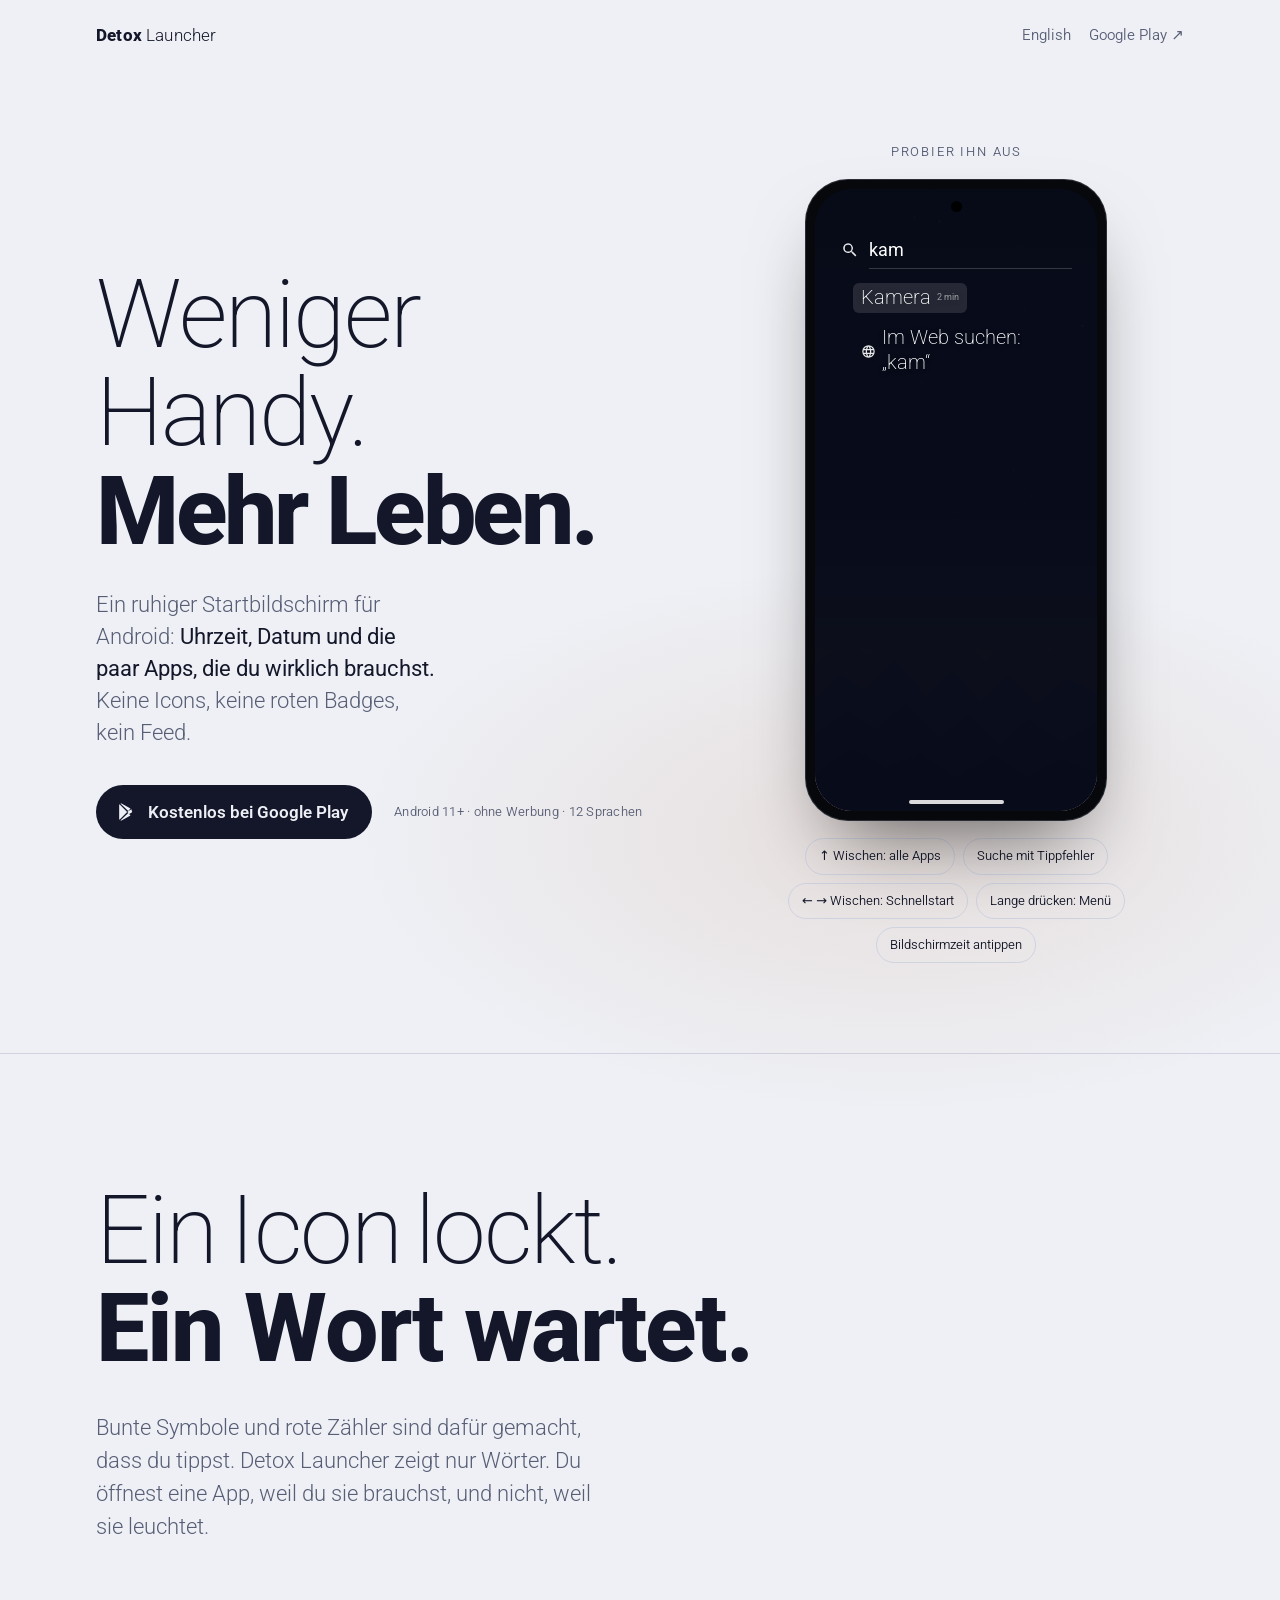
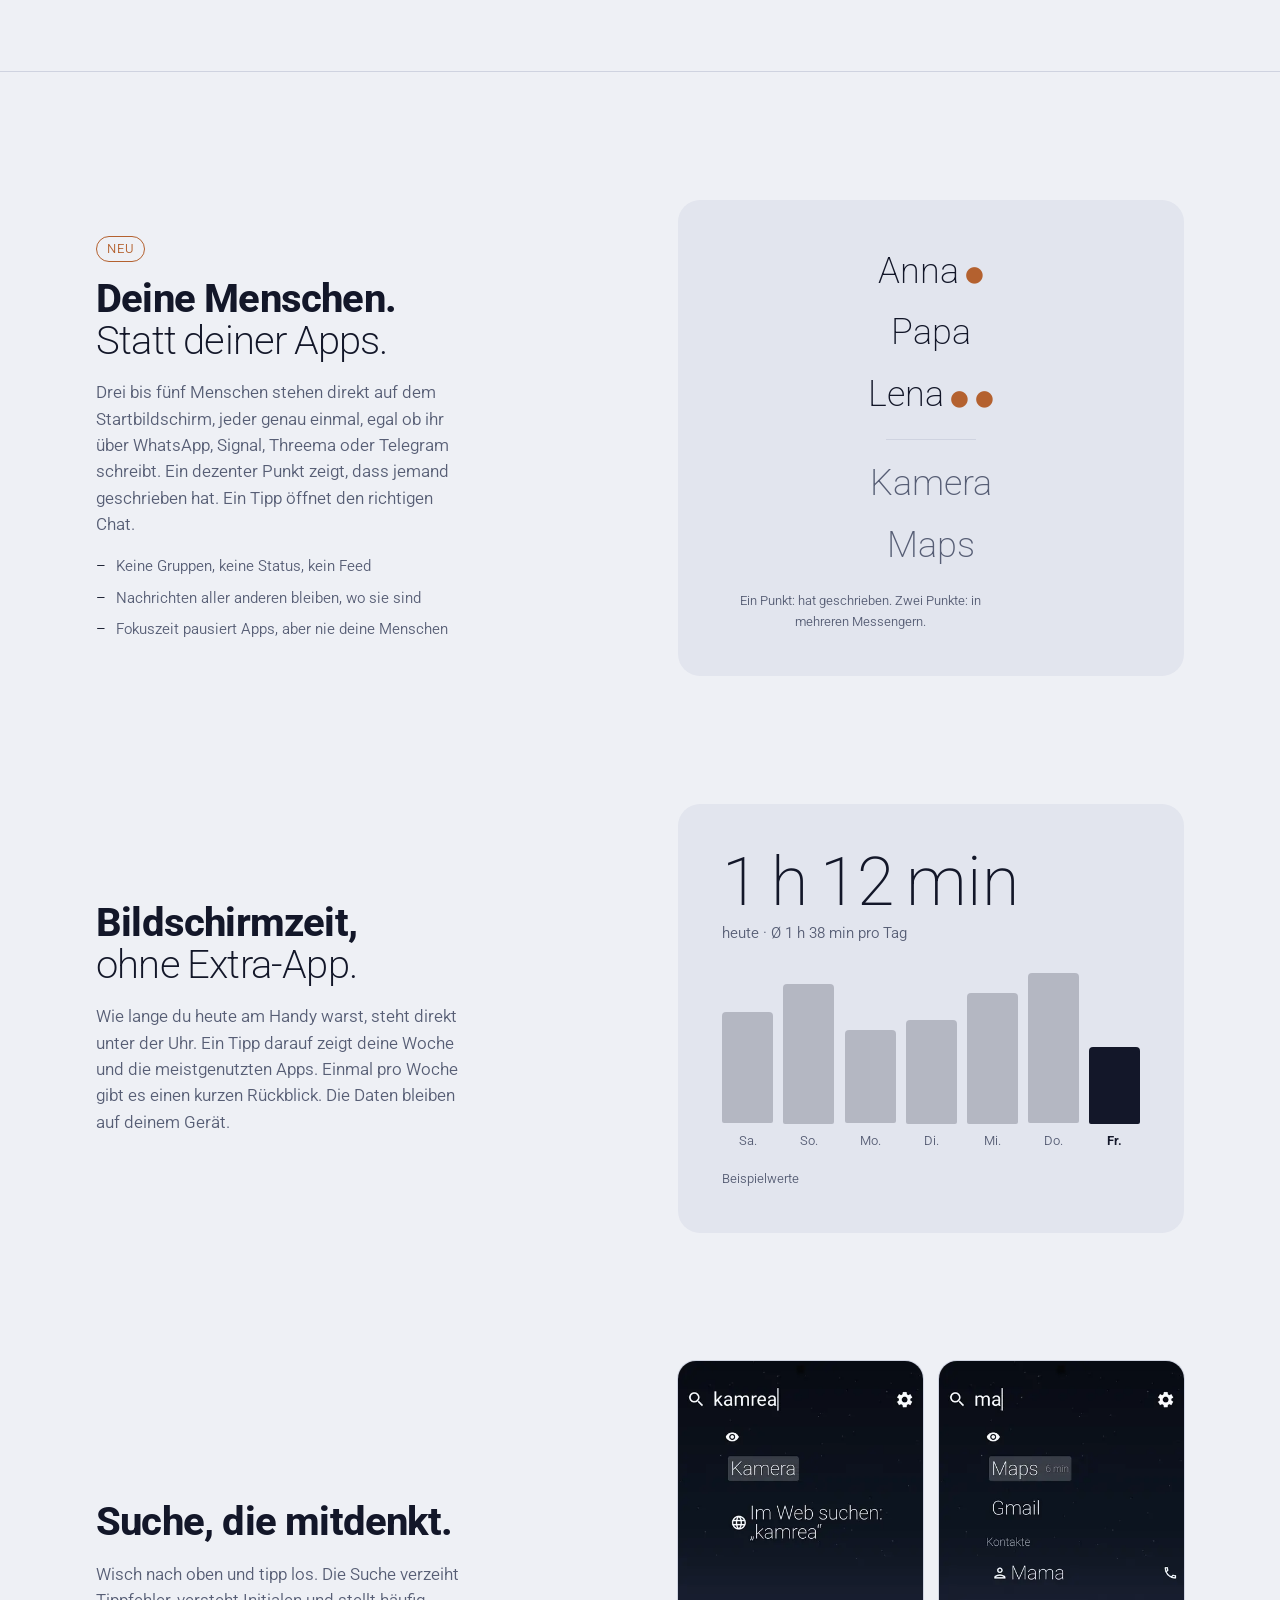
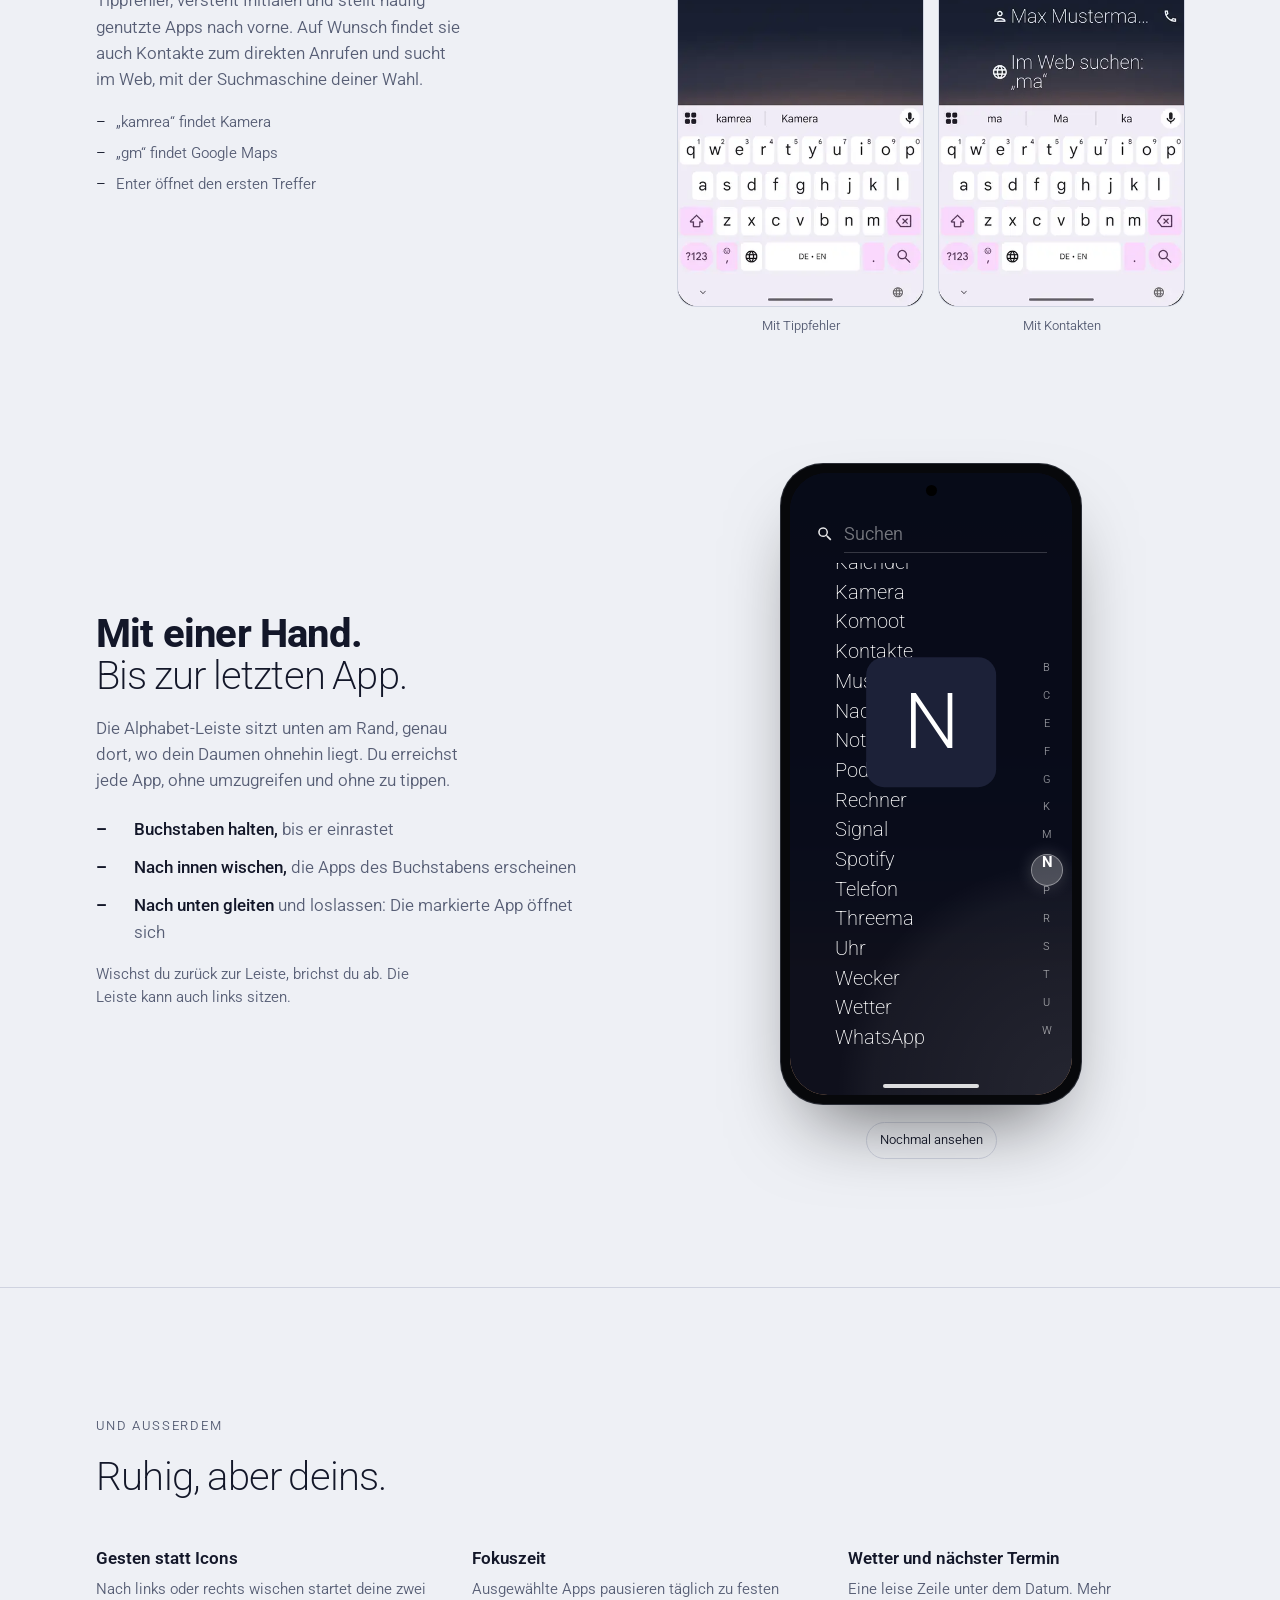
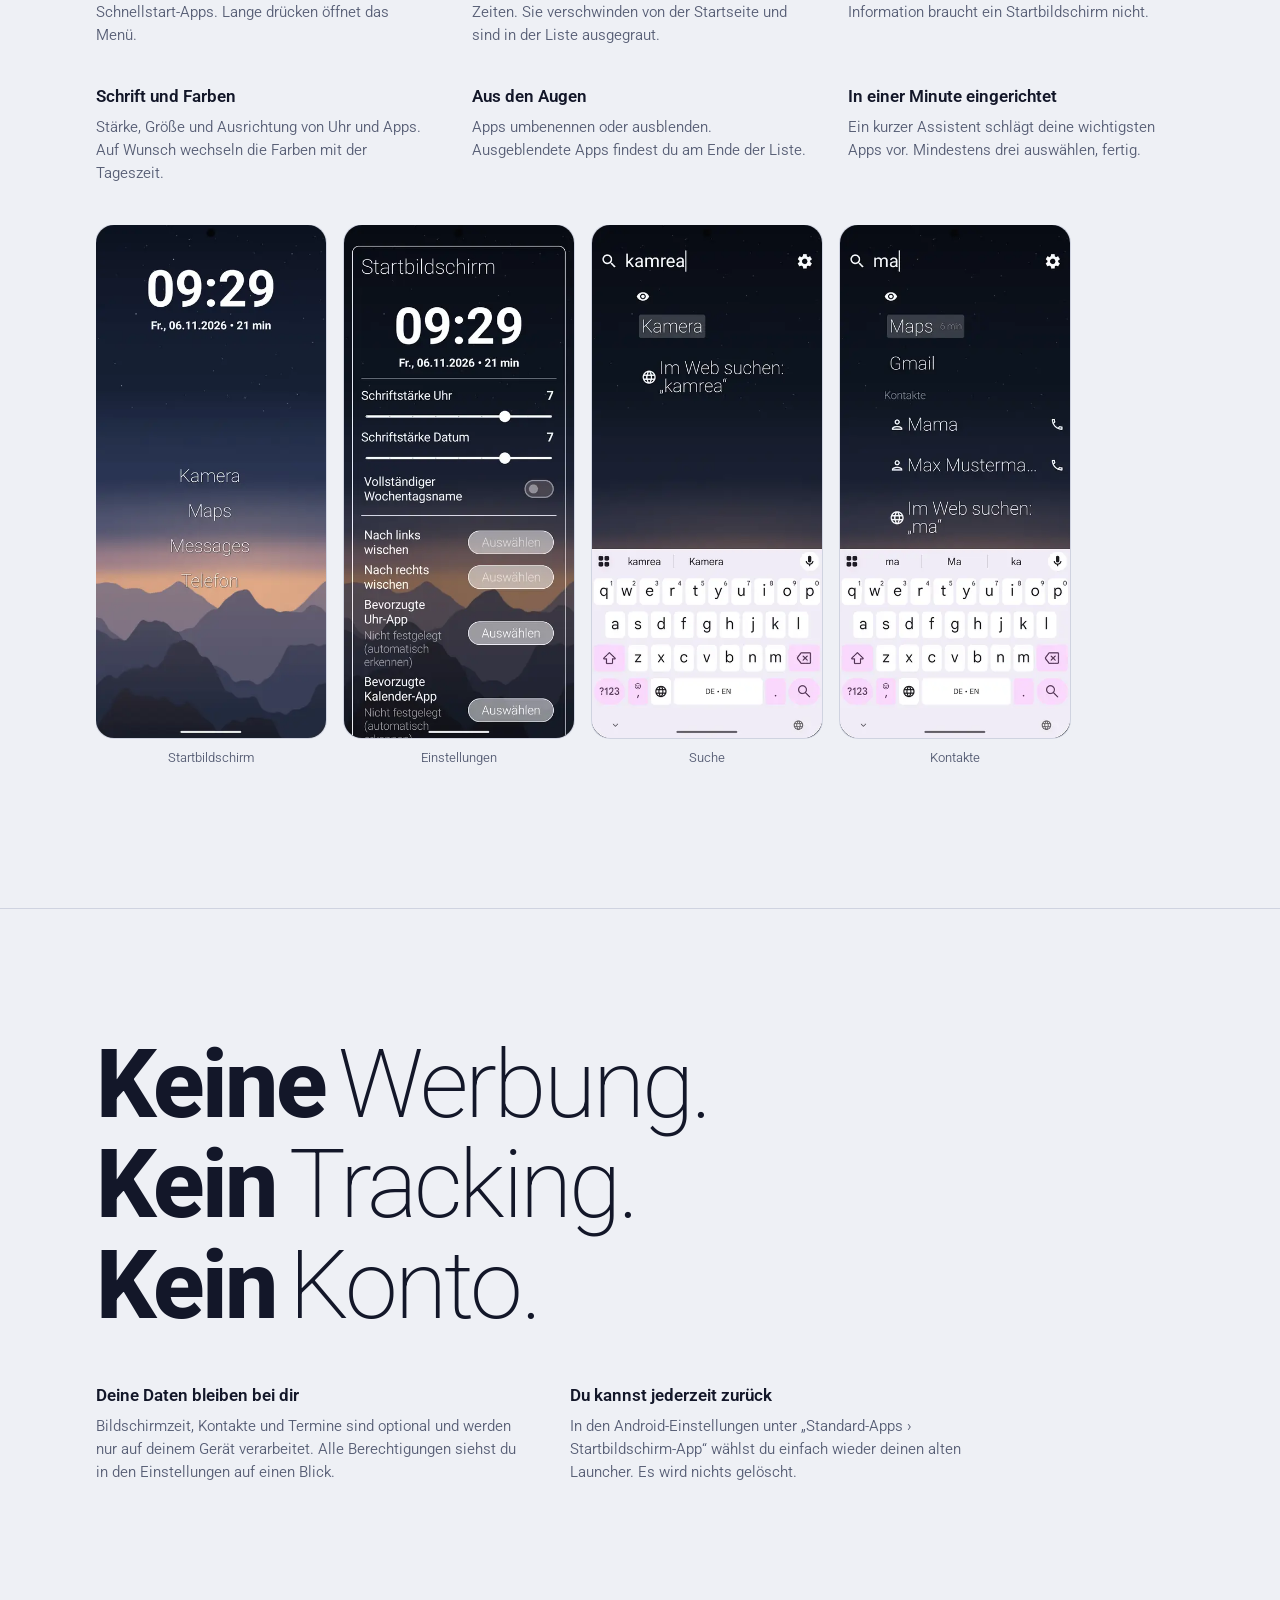
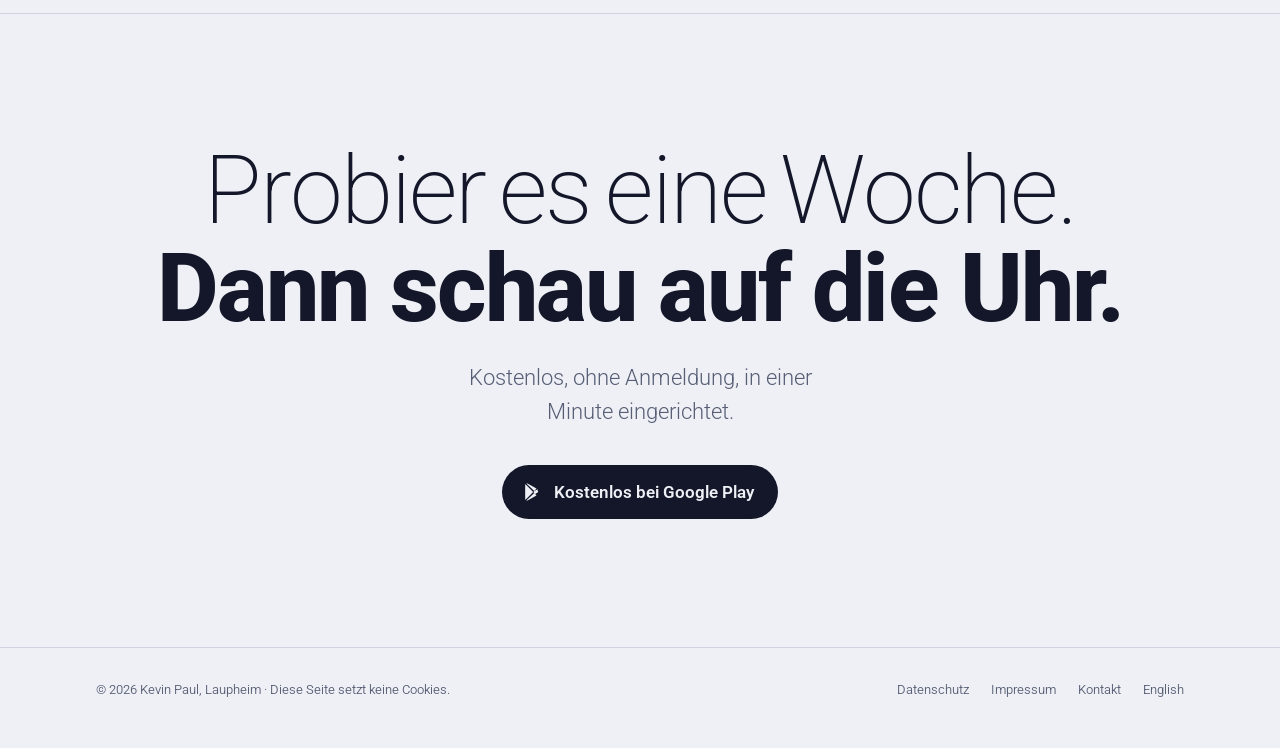
<file: index.html>
<!doctype html>
<html lang="de">
<head>
<meta charset="utf-8">
<meta name="viewport" content="width=device-width, initial-scale=1, viewport-fit=cover">
<title>Detox Launcher</title>
<meta name="description" content="Detox Launcher: ein ruhiger, minimaler Startbildschirm für Android. Keine Icons, keine Badges, keine Werbung. Mit Bildschirmzeit und smarter Suche.">
<style>
@font-face { font-family: "Roboto Flex"; font-style: normal; font-weight: 100 900; font-display: swap;
  src: url(fonts/roboto-flex-latin.woff2) format("woff2"); }
@font-face { font-family: "Roboto"; font-style: normal; font-weight: 100 900; font-display: swap;
  src: url(fonts/roboto-latin.woff2) format("woff2"); }
html { -webkit-text-size-adjust: 100%; }
body { margin: 0; }
img { max-width: 100%; }
[hidden] { display: none !important; }
</style>
<link rel="canonical" href="https://detox-launcher.com/">
<link rel="alternate" hreflang="de" href="https://detox-launcher.com/">
<link rel="alternate" hreflang="en" href="https://detox-launcher.com/en/">
<link rel="alternate" hreflang="x-default" href="https://detox-launcher.com/en/">
<link rel="icon" href="favicon.svg" type="image/svg+xml">
<meta name="theme-color" content="#0b0f1e">
<meta property="og:type" content="website">
<meta property="og:url" content="https://detox-launcher.com/">
<meta property="og:title" content="Detox Launcher: Weniger Handy. Mehr Leben.">
<meta property="og:description" content="Ein ruhiger Startbildschirm für Android. Keine Icons, keine Badges, keine Werbung.">
<meta property="og:image" content="https://detox-launcher.com/img/og.png">
<meta name="twitter:card" content="summary_large_image">
<link rel="preload" href="fonts/roboto-flex-latin.woff2" as="font" type="font/woff2" crossorigin>
<script type="application/ld+json">{"@context":"https://schema.org","@type":"SoftwareApplication","name":"Detox Launcher","operatingSystem":"Android 11+","applicationCategory":"LifestyleApplication","offers":{"@type":"Offer","price":"0","priceCurrency":"EUR"},"url":"https://detox-launcher.com/","downloadUrl":"https://play.google.com/store/apps/details?id=com.kevinnovation.detoxlauncher"}</script>
<style>
/* Layout: eine ruhige Spalte, die wie der Launcher selbst arbeitet. Viel Dunkel, dünne Wörter, ein fettes Element pro Abschnitt. */
:root {
  --bg: #0b0f1e;
  --bg-2: #121830;
  --fg: #eef0f7;
  --muted: #98a0b8;
  --line: #242b46;
  --dusk: #e3a576;
  --glow: rgba(227, 165, 118, .16);
  --btn-bg: #eef0f7;
  --btn-fg: #0b0f1e;
  --font: "Roboto Flex", Roboto, system-ui, -apple-system, "Segoe UI", sans-serif;
  --s-xs: 13px; --s-sm: 15px; --s-md: 17px; --s-lg: 22px; --s-xl: clamp(28px, 4vw, 40px); --s-xxl: clamp(42px, 7.4vw, 96px);
  color-scheme: dark;
}
@media (prefers-color-scheme: light) {
  :root:not([data-theme="dark"]) {
    --bg: #eef0f5; --bg-2: #e2e5ee; --fg: #131729; --muted: #575e75; --line: #cfd3e0;
    --dusk: #b4612f; --glow: rgba(180, 97, 47, .12); --btn-bg: #131729; --btn-fg: #eef0f5;
    color-scheme: light;
  }
}
:root[data-theme="light"] {
  --bg: #eef0f5; --bg-2: #e2e5ee; --fg: #131729; --muted: #575e75; --line: #cfd3e0;
  --dusk: #b4612f; --glow: rgba(180, 97, 47, .12); --btn-bg: #131729; --btn-fg: #eef0f5;
  color-scheme: light;
}

* { box-sizing: border-box; }
body {
  background: var(--bg); color: var(--fg); font-family: var(--font);
  font-size: var(--s-md); line-height: 1.55; font-weight: 350;
  -webkit-font-smoothing: antialiased;
}
.wrap {
  max-width: 1120px; margin: 0 auto;
  padding-left: max(16px, env(safe-area-inset-left, 0px));
  padding-right: max(16px, env(safe-area-inset-right, 0px));
}
a { color: inherit; }
h1, h2, h3 { margin: 0; text-wrap: balance; font-weight: 200; letter-spacing: -.02em; line-height: 1.04; }
p { margin: 0; }
:focus-visible { outline: 2px solid var(--dusk); outline-offset: 3px; border-radius: 6px; }

/* Kopfzeile */
.top { display: flex; align-items: center; justify-content: space-between; gap: 16px; padding-block: 22px; }
.mark { font-weight: 300; font-size: var(--s-md); letter-spacing: .01em; text-decoration: none; }
.mark b { font-weight: 800; }
.top-nav { display: flex; align-items: center; gap: 18px; }
.top-link { font-size: var(--s-sm); color: var(--muted); text-decoration: none; }
.top-link:hover { color: var(--fg); }

/* Hero */
.hero { position: relative; }
.hero::before {
  content: ""; position: absolute; inset: 30% 0 -10% 0; pointer-events: none;
  background: radial-gradient(60% 50% at 70% 60%, var(--glow), transparent 70%);
}
.hero-grid {
  position: relative; display: grid; grid-template-columns: minmax(0, 1.1fr) minmax(0, .9fr);
  gap: clamp(32px, 6vw, 80px); align-items: center; padding-block: clamp(24px, 6vw, 72px) clamp(48px, 7vw, 96px);
}
.hero h1 { font-size: var(--s-xxl); }
.hero h1 b { font-weight: 800; display: block; letter-spacing: -.035em; }
.lede { margin-top: 28px; max-width: 34ch; font-size: var(--s-lg); line-height: 1.45; color: var(--muted); font-weight: 300; }
.lede strong { color: var(--fg); font-weight: 400; }
.cta-row { margin-top: 36px; display: flex; flex-wrap: wrap; align-items: center; gap: 14px 22px; }
.btn {
  display: inline-flex; align-items: center; gap: 12px; padding: 14px 24px 14px 20px;
  background: var(--btn-bg); color: var(--btn-fg); border-radius: 999px; text-decoration: none;
  font-weight: 600; font-size: var(--s-md); transition: transform .2s ease;
}
.btn:hover { transform: translateY(-1px); }
.btn svg { width: 20px; height: 20px; flex: none; }
.facts { font-size: var(--s-xs); color: var(--muted); letter-spacing: .02em; }

/* Telefon */
.stage { display: grid; justify-items: center; gap: 18px; }
.try { font-size: var(--s-xs); text-transform: uppercase; letter-spacing: .14em; color: var(--muted); }
.phone {
  --pw: min(300px, 76vw);
  width: var(--pw); aspect-ratio: 9 / 19.2; max-width: 100%;
  border-radius: calc(var(--pw) * .14); padding: 9px; background: #07080b;
  box-shadow: 0 0 0 1px #2a2d36, 0 40px 80px -30px rgba(0,0,0,.6);
  position: relative; user-select: none; -webkit-user-select: none;
}
.screen {
  position: relative; width: 100%; height: 100%; overflow: hidden;
  border-radius: calc(var(--pw) * .125); color: #fff; touch-action: none; cursor: grab;
  font-family: Roboto, "Roboto Flex", system-ui, sans-serif;
  background: linear-gradient(180deg, #0a0f20 0%, #141b33 38%, #2a3150 56%, #6f5d70 70%, #c99073 79%, #d9a37b 82%);
}
.screen:active { cursor: grabbing; }
.cam { position: absolute; top: 12px; left: 50%; width: 11px; height: 11px; margin-left: -5.5px; border-radius: 50%; background: #000; z-index: 9; }
.stars { position: absolute; left: 0; top: 0; width: 1px; height: 1px; border-radius: 50%; }
.mtn { position: absolute; left: 0; right: 0; bottom: 0; width: 100%; height: 34%; display: block; }
.homebar { position: absolute; left: 50%; bottom: 7px; width: 34%; height: 4px; margin-left: -17%; border-radius: 4px; background: rgba(255,255,255,.85); z-index: 8; border: 0; padding: 0; cursor: pointer; }

.view { position: absolute; inset: 0; transition: transform .38s cubic-bezier(.2,.8,.2,1), opacity .3s ease; }
.home { display: flex; flex-direction: column; align-items: center; padding: 18% 8% 0; text-align: center; }
.tapbtn { background: none; border: 0; color: inherit; font: inherit; padding: 0; cursor: pointer; border-radius: 4px; }
.tapbtn:hover { background: rgba(255,255,255,.06); }
.clock { font-weight: 700; font-size: calc(var(--pw) * .225); line-height: 1; letter-spacing: 0; }
.date { margin-top: 6px; font-weight: 700; font-size: calc(var(--pw) * .047); }
.info { margin-top: 4px; font-size: calc(var(--pw) * .042); opacity: .8; font-weight: 400; }
.apps { margin-top: auto; margin-bottom: 30%; display: grid; gap: calc(var(--pw) * .018); justify-items: center; width: 100%; }
.app {
  background: none; border: 0; color: #fff; font: inherit; cursor: pointer; padding: 2px 10px;
  font-weight: 200; font-size: calc(var(--pw) * .072); line-height: 1.25; text-shadow: 0 1px 6px rgba(0,0,0,.25);
  display: inline-flex; align-items: center; gap: 6px; border-radius: 6px;
}
.app:hover { background: rgba(255,255,255,.06); }
.dots { color: #f0b98c; font-size: .7em; letter-spacing: 1px; }
.sep { width: 34%; height: 1px; background: rgba(255,255,255,.35); margin: 4px 0; }

.drawer { background: rgba(8, 11, 24, .96); transform: translateY(100%); display: flex; flex-direction: column; padding: 15% 0 0; }
.screen.is-drawer .drawer { transform: translateY(0); }
.screen.is-drawer .home { transform: translateY(-12%); opacity: 0; }
.search { display: flex; align-items: center; gap: 10px; padding: 0 9% 10px; }
.search svg { width: 18px; height: 18px; flex: none; opacity: .9; }
.search input {
  flex: 1; min-width: 0; background: none; border: 0; color: #fff; font: inherit;
  font-size: calc(var(--pw) * .06); font-weight: 400; padding: 4px 0; border-bottom: 1px solid rgba(255,255,255,.18);
}
.search input::placeholder { color: rgba(255,255,255,.45); }
.search input:focus { outline: none; border-bottom-color: rgba(255,255,255,.6); }
.list-wrap { position: relative; flex: 1; min-height: 0; display: flex; }
.list { flex: 1; overflow-y: auto; padding: 4px 9% 30px 16%; touch-action: pan-y; scrollbar-width: none; }
.list::-webkit-scrollbar { display: none; }
.list .app { justify-content: flex-start; font-size: calc(var(--pw) * .066); padding: 3px 8px; margin-left: -8px; text-align: left; }
.list .app .min { font-size: .45em; opacity: .55; font-weight: 400; }
.list .app.hit { background: rgba(255,255,255,.12); }
.label { font-size: calc(var(--pw) * .04); opacity: .55; margin: 10px 0 2px; }
.row-contact { display: flex; align-items: center; justify-content: space-between; gap: 8px; }
.row-contact svg, .web svg { width: 15px; height: 15px; flex: none; opacity: .9; }
.web { margin-top: 10px; }
.alpha { display: flex; flex-direction: column; justify-content: center; gap: 1px; padding-right: 6px; }
.alpha button { background: none; border: 0; color: rgba(255,255,255,.55); font: inherit; font-size: calc(var(--pw) * .032); padding: 0 4px; cursor: pointer; line-height: 1.25; }
.alpha button:hover { color: #fff; }

.sheet-scrim { position: absolute; inset: 0; background: rgba(0,0,0,.45); opacity: 0; pointer-events: none; transition: opacity .25s; z-index: 6; }
.sheet {
  position: absolute; left: 0; right: 0; bottom: 0; z-index: 7; padding: 18px 8% 34px;
  background: #121628; border-radius: 18px 18px 0 0; transform: translateY(105%);
  transition: transform .32s cubic-bezier(.2,.8,.2,1);
}
.screen.is-sheet .sheet { transform: translateY(0); }
.screen.is-sheet .sheet-scrim { opacity: 1; pointer-events: auto; }
.sheet h4 { margin: 0 0 10px; font-weight: 300; font-size: calc(var(--pw) * .068); }
.sheet .opt { display: flex; align-items: center; justify-content: space-between; gap: 8px; padding: 8px 0; border-top: 1px solid rgba(255,255,255,.08); font-size: calc(var(--pw) * .046); font-weight: 300; }
.sheet .opt small { opacity: .6; font-size: .85em; }
.sheet .new { color: #f0b98c; }
.bars { display: grid; grid-template-columns: repeat(7, 1fr); gap: 6px; align-items: end; height: 90px; margin: 12px 0 6px; }
.bar { background: rgba(255,255,255,.85); border-radius: 3px 3px 1px 1px; }
.bar.dim { background: rgba(255,255,255,.35); }
.bar-l { display: grid; grid-template-columns: repeat(7, 1fr); gap: 6px; font-size: calc(var(--pw) * .033); opacity: .65; text-align: center; }
.big { font-weight: 300; font-size: calc(var(--pw) * .12); line-height: 1.05; }
.sample { font-size: calc(var(--pw) * .03); opacity: .45; margin-top: 10px; }

.toast {
  position: absolute; left: 50%; bottom: 9%; transform: translate(-50%, 8px); z-index: 9;
  background: rgba(20,24,42,.92); padding: 7px 14px; border-radius: 999px; white-space: nowrap;
  font-size: calc(var(--pw) * .04); opacity: 0; transition: opacity .2s, transform .2s; pointer-events: none;
}
.toast.on { opacity: 1; transform: translate(-50%, 0); }

/* Fingerspur der Selbstvorführung */
.finger {
  position: absolute; left: 50%; top: 82%; width: 30px; height: 30px; margin: -15px 0 0 -15px; z-index: 10;
  border-radius: 50%; background: rgba(255,255,255,.28); box-shadow: 0 0 0 1px rgba(255,255,255,.5), 0 0 18px rgba(255,255,255,.25);
  opacity: 0; pointer-events: none; transition: opacity .25s ease, top .7s cubic-bezier(.3,.7,.2,1);
}
.finger.on { opacity: 1; }
.finger.up { top: 40%; }

/* Einmalige Animationen beim Hineinscrollen. Ruhezustand ist immer sichtbar. */
@keyframes dot-in { 0% { opacity: 0; transform: scale(.2); } 60% { opacity: 1; transform: scale(1.5); } 100% { opacity: 1; transform: scale(1); } }
.people-demo .d { display: inline-block; }
.people-demo.play .d { animation: dot-in .6s cubic-bezier(.3,.7,.2,1) both; }
.people-demo.play .d:nth-of-type(1) { animation-delay: .35s; }
.people-demo.play .d.d2 { animation-delay: .9s; }
.people-demo.play .d.d3 { animation-delay: 1.05s; }
@keyframes bar-in { from { transform: scaleY(0); } to { transform: scaleY(1); } }
.st-chart div { transform-origin: 50% 100%; }
.st-chart.play div { animation: bar-in .6s cubic-bezier(.3,.7,.2,1) both; }

/* Einhandbedienung (zweites Telefon) */
.drawer2 { position: absolute; inset: 0; background: rgba(8, 11, 24, .96); display: flex; flex-direction: column; padding-top: 15%; }
.search .ph { font-size: calc(var(--pw) * .06); color: rgba(255,255,255,.45); flex: 1; border-bottom: 1px solid rgba(255,255,255,.18); padding: 4px 0; }
.list2 { position: relative; flex: 1; min-height: 0; overflow-y: auto; padding: 4px 18% 45% 16%; scrollbar-width: none; touch-action: pan-y; }
.list2::-webkit-scrollbar { display: none; }
.list2 .it { display: block; width: fit-content; margin-left: -8px; padding: 0 8px; border-radius: 6px; font-weight: 200; font-size: calc(var(--pw) * .066); line-height: 1.5; cursor: pointer; }
.list2 .it.hit { background: rgba(255,255,255,.14); }
.reach { position: absolute; right: 0; bottom: 0; width: 100%; height: auto; pointer-events: none; z-index: 5; }
.alpha2 {
  position: absolute; right: 2%; top: 30%; bottom: 9%; width: 14%; z-index: 7; touch-action: none; cursor: pointer;
  display: flex; flex-direction: column; justify-content: space-between; align-items: center;
  font-size: calc(var(--pw) * .036); color: rgba(255,255,255,.55);
}
.alpha2 span { transition: transform .12s, color .12s; }
.alpha2 span.cur { color: #fff; font-weight: 700; transform: scale(1.35); }
.alpha2.armed span.cur { color: #f0b98c; }
.bubble {
  position: absolute; left: 50%; top: 40%; width: 46%; aspect-ratio: 1; z-index: 8; padding: 8px;
  transform: translate(-50%, -50%) scale(.92); background: #1c2138; border-radius: 18px;
  display: grid; place-content: center; justify-items: center; text-align: center;
  opacity: 0; transition: opacity .15s, transform .15s, box-shadow .15s; pointer-events: none;
}
.bubble.on { opacity: 1; transform: translate(-50%, -50%) scale(1); }
.bubble.armed { box-shadow: 0 0 0 1.5px rgba(240,185,140,.75); }
.bubble b { font-weight: 300; font-size: calc(var(--pw) * .26); line-height: 1; }
.bubble.app b { font-size: calc(var(--pw) * .074); line-height: 1.2; }
.bubble small { font-size: calc(var(--pw) * .033); opacity: .6; margin-top: 6px; }
.bubble small:empty { display: none; }
.arrow2 {
  position: absolute; z-index: 9; transform: translate(-50%, -100%); pointer-events: none;
  font-size: calc(var(--pw) * .06); color: #f0b98c; opacity: 0; transition: opacity .15s;
}
.arrow2.on { opacity: 1; }
.thumb {
  position: absolute; width: 30px; height: 30px; margin: -15px 0 0 -15px; z-index: 10; border-radius: 50%;
  background: rgba(255,255,255,.26); box-shadow: 0 0 0 1px rgba(255,255,255,.5), 0 0 18px rgba(255,255,255,.22);
  opacity: 0; transition: opacity .2s; pointer-events: none;
}
.thumb.on { opacity: 1; }
.steps { margin: 22px 0 0; padding: 0; list-style: none; counter-reset: s; display: grid; gap: 12px; }
.steps li { counter-increment: s; display: grid; grid-template-columns: 28px minmax(0, 1fr); gap: 10px; align-items: baseline; color: var(--muted); }
.steps li::before { content: counter(s); font-weight: 700; color: var(--fg); font-variant-numeric: tabular-nums; }
.steps strong { color: var(--fg); font-weight: 500; }
.small-note { margin-top: 18px; font-size: var(--s-sm); color: var(--muted); }

.hints { display: flex; flex-wrap: wrap; justify-content: center; gap: 8px; max-width: 360px; }
.hint {
  font: inherit; font-size: var(--s-xs); color: var(--fg); background: transparent; cursor: pointer;
  border: 1px solid var(--line); border-radius: 999px; padding: 7px 13px; transition: border-color .2s;
}
.hint:hover { border-color: var(--muted); }

/* Abschnitte */
section { padding-block: clamp(64px, 10vw, 128px); }
.rule { border-top: 1px solid var(--line); }
.eyebrow { font-size: var(--s-xs); letter-spacing: .14em; text-transform: uppercase; color: var(--muted); margin-bottom: 20px; }

.statement h2 { font-size: var(--s-xxl); }
.statement h2 b { font-weight: 800; }
.statement p { margin-top: 32px; max-width: 52ch; font-size: var(--s-lg); line-height: 1.5; color: var(--muted); font-weight: 300; }

.feature { display: grid; grid-template-columns: minmax(0, 1fr) minmax(0, 1fr); gap: clamp(32px, 6vw, 88px); align-items: center; }
.feature + .feature { margin-top: clamp(72px, 10vw, 128px); }
.feature h3 { font-size: var(--s-xl); font-weight: 250; }
.feature h3 b { font-weight: 750; }
.feature p { margin-top: 18px; max-width: 46ch; color: var(--muted); }
.feature ul { margin: 18px 0 0; padding: 0; list-style: none; display: grid; gap: 8px; color: var(--muted); font-size: var(--s-sm); }
.feature li::before { content: "–"; margin-right: 10px; color: var(--fg); }
.tag { display: inline-block; font-size: var(--s-xs); letter-spacing: .08em; text-transform: uppercase; color: var(--dusk); border: 1px solid currentColor; border-radius: 999px; padding: 2px 10px; margin-bottom: 16px; }

.visual { background: var(--bg-2); border-radius: 22px; padding: clamp(24px, 4vw, 44px); min-width: 0; }
.people-demo { display: grid; justify-items: center; gap: 6px; font-weight: 200; font-size: clamp(26px, 3.4vw, 36px); }
.people-demo .d { color: var(--dusk); font-size: .6em; vertical-align: middle; margin-left: 6px; }
.people-demo hr { width: 90px; border: 0; border-top: 1px solid var(--line); margin: 10px 0; }
.people-demo .muted { color: var(--muted); }
.people-note { margin-top: 22px; text-align: center; font-size: var(--s-xs); color: var(--muted); }

.st-today { font-weight: 200; font-size: clamp(44px, 6vw, 68px); line-height: 1; }
.st-sub { color: var(--muted); font-size: var(--s-sm); margin-top: 6px; }
.st-chart { margin-top: 28px; display: grid; grid-template-columns: repeat(7, 1fr); gap: 10px; align-items: end; height: 150px; }
.st-chart div { background: var(--fg); opacity: .22; border-radius: 4px 4px 2px 2px; }
.st-chart div.now { opacity: 1; }
.st-days { display: grid; grid-template-columns: repeat(7, 1fr); gap: 10px; margin-top: 8px; text-align: center; font-size: var(--s-xs); color: var(--muted); font-variant-numeric: tabular-nums; }
.st-days .now { color: var(--fg); font-weight: 600; }
.st-note { margin-top: 18px; font-size: var(--s-xs); color: var(--muted); }

.shots-pair { display: grid; grid-template-columns: 1fr 1fr; gap: 16px; }
.shot { margin: 0; display: grid; gap: 10px; }
.shot img { width: 100%; height: auto; aspect-ratio: 420 / 935; object-fit: cover; border-radius: 18px; display: block; box-shadow: 0 0 0 1px var(--line); background: #0a0f20; }
.shot figcaption { font-size: var(--s-xs); color: var(--muted); text-align: center; }

.more { display: grid; grid-template-columns: repeat(3, minmax(0, 1fr)); gap: 36px 40px; margin-top: 48px; }
.more h4 { margin: 0 0 6px; font-size: var(--s-md); font-weight: 600; }
.more p { color: var(--muted); font-size: var(--s-sm); }
.more-head h2 { font-size: var(--s-xl); font-weight: 250; }

.strip { display: grid; grid-auto-flow: column; grid-auto-columns: minmax(180px, 230px); gap: 18px; overflow-x: auto; padding-bottom: 12px; scroll-snap-type: x mandatory; margin-top: 40px; }
.strip .shot { scroll-snap-align: start; }

.promise { text-align: left; }
.promise-lines { display: grid; gap: 4px; font-size: var(--s-xxl); font-weight: 200; letter-spacing: -.03em; line-height: 1.02; }
.promise-lines b { font-weight: 800; }
.promise-grid { margin-top: 48px; display: grid; grid-template-columns: repeat(2, minmax(0, 1fr)); gap: 32px 48px; max-width: 900px; }
.promise-grid h4 { margin: 0 0 6px; font-size: var(--s-md); font-weight: 600; }
.promise-grid p { color: var(--muted); font-size: var(--s-sm); }

.final { text-align: center; }
.final h2 { font-size: var(--s-xxl); }
.final h2 b { font-weight: 800; }
.final p { margin: 22px auto 0; max-width: 40ch; color: var(--muted); font-size: var(--s-lg); font-weight: 300; }
.final .cta-row { justify-content: center; }

footer { border-top: 1px solid var(--line); padding-block: 32px 48px; font-size: var(--s-xs); color: var(--muted); }
.foot { display: flex; flex-wrap: wrap; justify-content: space-between; gap: 16px 32px; }
.foot nav { display: flex; flex-wrap: wrap; gap: 8px 22px; }
.foot a { text-decoration: none; }
.foot a:hover { color: var(--fg); }

@media (max-width: 860px) {
  .hero-grid, .feature { grid-template-columns: minmax(0, 1fr); }
  .feature .visual { order: 2; }
  .more { grid-template-columns: repeat(2, minmax(0, 1fr)); }
}
@media (max-width: 560px) {
  .more, .promise-grid { grid-template-columns: minmax(0, 1fr); }
  .shots-pair { gap: 10px; }
  .lede { font-size: var(--s-md); }
}
@media (prefers-reduced-motion: reduce) {
  *, *::before, *::after { transition: none !important; animation: none !important; }
}
</style>

</head>
<body>
<div class="wrap">
  <header class="top">
    <a class="mark" href="#top" id="top"><b>Detox</b> Launcher</a>
    <nav class="top-nav"><a class="top-link" href="en/" hreflang="en" lang="en">English</a><a class="top-link" href="https://play.google.com/store/apps/details?id=com.kevinnovation.detoxlauncher" target="_blank" rel="noopener">Google Play ↗</a></nav>
  </header>
</div>

<div class="hero">
  <div class="wrap hero-grid">
    <div>
      <h1>Weniger Handy. <b>Mehr Leben.</b></h1>
      <p class="lede">Ein ruhiger Startbildschirm für Android: <strong>Uhrzeit, Datum und die paar Apps, die du wirklich brauchst.</strong> Keine Icons, keine roten Badges, kein Feed.</p>
      <div class="cta-row">
        <a class="btn" href="https://play.google.com/store/apps/details?id=com.kevinnovation.detoxlauncher" target="_blank" rel="noopener">
          <svg viewBox="0 0 24 24" aria-hidden="true"><path fill="currentColor" d="M4.2 2.6c-.3.3-.4.7-.4 1.2v16.4c0 .5.1.9.4 1.2l9.2-9.4-9.2-9.4Zm10.5 8.1 2.7-2.8L6.6 1.9c-.5-.3-1-.3-1.4-.1l9.5 8.9Zm0 2.6-9.5 8.9c.4.2.9.2 1.4-.1l10.8-6-2.7-2.8Zm4.1-4.6-2.9 1.6L13.6 12l2.3 2.3 2.9-1.6c.8-.5.8-1.6 0-2.1v.1Z"/></svg>
          Kostenlos bei Google Play
        </a>
        <span class="facts">Android 11+ · ohne Werbung · 12 Sprachen</span>
      </div>
    </div>

    <div class="stage">
      <span class="try">Probier ihn aus</span>
      <div class="phone">
        <div class="screen" id="screen" aria-label="Interaktive Vorschau des Detox Launchers">
          <span class="cam"></span>
          <span class="stars" id="stars"></span>
          <svg class="mtn" viewBox="0 0 300 200" preserveAspectRatio="none" aria-hidden="true">
            <path fill="#7d6c7e" d="M0 60 L30 40 L58 52 L92 22 L124 48 L150 34 L182 58 L214 28 L248 50 L276 36 L300 46 V200 H0Z"/>
            <path fill="#55506a" d="M0 92 L26 70 L52 84 L84 56 L118 90 L146 66 L176 96 L204 70 L236 98 L268 74 L300 88 V200 H0Z"/>
            <path fill="#3a3850" d="M0 128 L34 104 L64 122 L96 98 L132 130 L162 108 L196 136 L228 112 L262 134 L300 116 V200 H0Z"/>
            <path fill="#262535" d="M0 164 L40 140 L76 158 L112 144 L150 168 L190 146 L226 166 L262 150 L300 162 V200 H0Z"/>
          </svg>

          <div class="view home" id="home">
            <button class="tapbtn clock" id="clock" data-open="Uhr" aria-label="Uhr-App öffnen">09:41</button>
            <div class="date"><button class="tapbtn" id="date" data-open="Kalender">Sa., 07.11.2026</button> · <button class="tapbtn" data-act="stats" aria-label="Bildschirmzeit der Woche anzeigen">1 h 12 min</button></div>
            <div class="info"><span>6° bewölkt</span> · <button class="tapbtn" data-open="Kalender">14:35 Zahnarzt</button></div>
            <div class="apps" id="homeApps">
              <button class="app" data-person="Anna">Anna <span class="dots">•</span></button>
              <button class="app" data-person="Papa">Papa</button>
              <button class="app" data-person="Lena">Lena <span class="dots">••</span></button>
              <span class="sep"></span>
              <button class="app" data-app="Kamera">Kamera</button>
              <button class="app" data-app="Maps">Maps</button>
              <button class="app" data-app="Nachrichten">Nachrichten</button>
              <button class="app" data-app="Telefon">Telefon</button>
            </div>
          </div>

          <div class="view drawer" id="drawer" aria-hidden="true">
            <div class="search">
              <svg viewBox="0 0 24 24" aria-hidden="true"><path fill="#fff" d="M15.5 14h-.8l-.3-.3A6.5 6.5 0 1 0 9.5 16a6.5 6.5 0 0 0 4.2-1.6l.3.3v.8l5 5 1.5-1.5-5-5Zm-6 0a4.5 4.5 0 1 1 0-9 4.5 4.5 0 0 1 0 9Z"/></svg>
              <input id="q" type="text" placeholder="Suchen" autocomplete="off" spellcheck="false" aria-label="Apps suchen">
            </div>
            <div class="list-wrap">
              <div class="list" id="list"></div>
              <div class="alpha" id="alpha"></div>
            </div>
          </div>

          <div class="sheet-scrim" id="scrim"></div>
          <div class="sheet" id="sheet" role="dialog" aria-modal="false"></div>
          <div class="toast" id="toast"></div>
          <span class="finger" id="finger" aria-hidden="true"></span>
          <button class="homebar" id="homebar" aria-label="Zum Startbildschirm"></button>
        </div>
      </div>
      <div class="hints">
        <button class="hint" data-act="drawer">↑ Wischen: alle Apps</button>
        <button class="hint" data-act="search">Suche mit Tippfehler</button>
        <button class="hint" data-act="quick">← → Wischen: Schnellstart</button>
        <button class="hint" data-act="menu">Lange drücken: Menü</button>
        <button class="hint" data-act="stats">Bildschirmzeit antippen</button>
      </div>
    </div>
  </div>
</div>

<section class="rule statement">
  <div class="wrap">
    <h2>Ein Icon lockt.<br><b>Ein Wort wartet.</b></h2>
    <p>Bunte Symbole und rote Zähler sind dafür gemacht, dass du tippst. Detox Launcher zeigt nur Wörter. Du öffnest eine App, weil du sie brauchst, und nicht, weil sie leuchtet.</p>
  </div>
</section>

<section class="rule">
  <div class="wrap">
    <div class="feature">
      <div>
        <span class="tag">Neu</span>
        <h3><b>Deine Menschen.</b> Statt deiner Apps.</h3>
        <p>Drei bis fünf Menschen stehen direkt auf dem Startbildschirm, jeder genau einmal, egal ob ihr über WhatsApp, Signal, Threema oder Telegram schreibt. Ein dezenter Punkt zeigt, dass jemand geschrieben hat. Ein Tipp öffnet den richtigen Chat.</p>
        <ul>
          <li>Keine Gruppen, keine Status, kein Feed</li>
          <li>Nachrichten aller anderen bleiben, wo sie sind</li>
          <li>Fokuszeit pausiert Apps, aber nie deine Menschen</li>
        </ul>
      </div>
      <div class="visual">
        <div class="people-demo" aria-label="Beispiel: drei Menschen über den Favoriten">
          <span>Anna<span class="d">●</span></span>
          <span>Papa</span>
          <span>Lena<span class="d d2">●</span><span class="d d3">●</span></span>
          <hr>
          <span class="muted">Kamera</span>
          <span class="muted">Maps</span>
        </div>
        <p class="people-note">Ein Punkt: hat geschrieben. Zwei Punkte: in mehreren Messengern.</p>
      </div>
    </div>

    <div class="feature">
      <div>
        <h3><b>Bildschirmzeit,</b> ohne Extra-App.</h3>
        <p>Wie lange du heute am Handy warst, steht direkt unter der Uhr. Ein Tipp darauf zeigt deine Woche und die meistgenutzten Apps. Einmal pro Woche gibt es einen kurzen Rückblick. Die Daten bleiben auf deinem Gerät.</p>
      </div>
      <div class="visual" aria-label="Beispiel einer Wochenstatistik">
        <div class="st-today">1 h 12 min</div>
        <div class="st-sub">heute · Ø 1 h 38 min pro Tag</div>
        <div class="st-chart" id="stChart"></div>
        <div class="st-days" id="stDays"></div>
        <p class="st-note">Beispielwerte</p>
      </div>
    </div>

    <div class="feature">
      <div>
        <h3><b>Suche, die mitdenkt.</b></h3>
        <p>Wisch nach oben und tipp los. Die Suche verzeiht Tippfehler, versteht Initialen und stellt häufig genutzte Apps nach vorne. Auf Wunsch findet sie auch Kontakte zum direkten Anrufen und sucht im Web, mit der Suchmaschine deiner Wahl.</p>
        <ul>
          <li>„kamrea“ findet Kamera</li>
          <li>„gm“ findet Google Maps</li>
          <li>Enter öffnet den ersten Treffer</li>
        </ul>
      </div>
      <div class="shots-pair">
        <figure class="shot"><img src="img/search.webp" alt="Suche mit Tippfehler: kamrea findet Kamera" width="420" height="935" loading="lazy"><figcaption>Mit Tippfehler</figcaption></figure>
        <figure class="shot"><img src="img/contacts.webp" alt="Suche nach ma zeigt Maps, Gmail und die Kontakte Mama und Max" width="420" height="935" loading="lazy"><figcaption>Mit Kontakten</figcaption></figure>
      </div>
    </div>

    <div class="feature" id="einhand">
      <div>
        <h3><b>Mit einer Hand.</b> Bis zur letzten App.</h3>
        <p>Die Alphabet-Leiste sitzt unten am Rand, genau dort, wo dein Daumen ohnehin liegt. Du erreichst jede App, ohne umzugreifen und ohne zu tippen.</p>
        <ol class="steps">
          <li><span><strong>Buchstaben halten,</strong> bis er einrastet</span></li>
          <li><span><strong>Nach innen wischen,</strong> die Apps des Buchstabens erscheinen</span></li>
          <li><span><strong>Nach unten gleiten</strong> und loslassen: Die markierte App öffnet sich</span></li>
        </ol>
        <p class="small-note">Wischst du zurück zur Leiste, brichst du ab. Die Leiste kann auch links sitzen.</p>
      </div>
      <div class="stage">
        <div class="phone">
          <div class="screen" id="screen2" aria-label="Interaktive Vorschau: Apps mit einer Hand über die Alphabet-Leiste wählen">
            <span class="cam"></span>
            <div class="drawer2">
              <div class="search">
                <svg viewBox="0 0 24 24" aria-hidden="true"><path fill="#fff" d="M15.5 14h-.8l-.3-.3A6.5 6.5 0 1 0 9.5 16a6.5 6.5 0 0 0 4.2-1.6l.3.3v.8l5 5 1.5-1.5-5-5Zm-6 0a4.5 4.5 0 1 1 0-9 4.5 4.5 0 0 1 0 9Z"/></svg>
                <span class="ph">Suchen</span>
              </div>
              <div class="list2" id="list2"></div>
            </div>
            <svg class="reach" viewBox="0 0 300 300" aria-hidden="true">
              <defs><radialGradient id="rg" cx="300" cy="300" r="250" gradientUnits="userSpaceOnUse">
                <stop offset="0" stop-color="#fff" stop-opacity=".09"/><stop offset=".85" stop-color="#fff" stop-opacity=".04"/><stop offset="1" stop-color="#fff" stop-opacity="0"/>
              </radialGradient></defs>
              <circle cx="300" cy="300" r="250" fill="url(#rg)"/>
            </svg>
            <div class="alpha2" id="alpha2" aria-hidden="true"></div>
            <div class="bubble" id="bubble2"><b id="bubbleTxt"></b><small id="bubbleSub"></small></div>
            <span class="arrow2" id="arrow2">←</span>
            <span class="thumb" id="thumb2"></span>
            <div class="toast" id="toast2"></div>
            <span class="homebar" aria-hidden="true"></span>
          </div>
        </div>
        <div class="hints">
          <button class="hint" id="replay2">Nochmal ansehen</button>
        </div>
      </div>
    </div>
  </div>
</section>

<section class="rule">
  <div class="wrap">
    <div class="more-head">
      <p class="eyebrow">Und außerdem</p>
      <h2>Ruhig, aber deins.</h2>
    </div>
    <div class="more">
      <div><h4>Gesten statt Icons</h4><p>Nach links oder rechts wischen startet deine zwei Schnellstart-Apps. Lange drücken öffnet das Menü.</p></div>
      <div><h4>Fokuszeit</h4><p>Ausgewählte Apps pausieren täglich zu festen Zeiten. Sie verschwinden von der Startseite und sind in der Liste ausgegraut.</p></div>
      <div><h4>Wetter und nächster Termin</h4><p>Eine leise Zeile unter dem Datum. Mehr Information braucht ein Startbildschirm nicht.</p></div>
      <div><h4>Schrift und Farben</h4><p>Stärke, Größe und Ausrichtung von Uhr und Apps. Auf Wunsch wechseln die Farben mit der Tageszeit.</p></div>
      <div><h4>Aus den Augen</h4><p>Apps umbenennen oder ausblenden. Ausgeblendete Apps findest du am Ende der Liste.</p></div>
      <div><h4>In einer Minute eingerichtet</h4><p>Ein kurzer Assistent schlägt deine wichtigsten Apps vor. Mindestens drei auswählen, fertig.</p></div>
    </div>
    <div class="strip" aria-label="Screenshots">
      <figure class="shot"><img src="img/home.webp" alt="Startbildschirm mit Uhr, Datum, Bildschirmzeit und vier Apps" width="420" height="935" loading="lazy"><figcaption>Startbildschirm</figcaption></figure>
      <figure class="shot"><img src="img/settings.webp" alt="Einstellungen für Schriftstärke und Gesten" width="420" height="935" loading="lazy"><figcaption>Einstellungen</figcaption></figure>
      <figure class="shot"><img src="img/search.webp" alt="Suche mit Tippfehler" width="420" height="935" loading="lazy"><figcaption>Suche</figcaption></figure>
      <figure class="shot"><img src="img/contacts.webp" alt="Kontakte in der Suche" width="420" height="935" loading="lazy"><figcaption>Kontakte</figcaption></figure>
    </div>
  </div>
</section>

<section class="rule promise">
  <div class="wrap">
    <div class="promise-lines">
      <span><b>Keine</b> Werbung.</span>
      <span><b>Kein</b> Tracking.</span>
      <span><b>Kein</b> Konto.</span>
    </div>
    <div class="promise-grid">
      <div><h4>Deine Daten bleiben bei dir</h4><p>Bildschirmzeit, Kontakte und Termine sind optional und werden nur auf deinem Gerät verarbeitet. Alle Berechtigungen siehst du in den Einstellungen auf einen Blick.</p></div>
      <div><h4>Du kannst jederzeit zurück</h4><p>In den Android-Einstellungen unter „Standard-Apps › Startbildschirm-App“ wählst du einfach wieder deinen alten Launcher. Es wird nichts gelöscht.</p></div>
    </div>
  </div>
</section>

<section class="rule final">
  <div class="wrap">
    <h2>Probier es eine Woche.<br><b>Dann schau auf die Uhr.</b></h2>
    <p>Kostenlos, ohne Anmeldung, in einer Minute eingerichtet.</p>
    <div class="cta-row">
      <a class="btn" href="https://play.google.com/store/apps/details?id=com.kevinnovation.detoxlauncher" target="_blank" rel="noopener">
        <svg viewBox="0 0 24 24" aria-hidden="true"><path fill="currentColor" d="M4.2 2.6c-.3.3-.4.7-.4 1.2v16.4c0 .5.1.9.4 1.2l9.2-9.4-9.2-9.4Zm10.5 8.1 2.7-2.8L6.6 1.9c-.5-.3-1-.3-1.4-.1l9.5 8.9Zm0 2.6-9.5 8.9c.4.2.9.2 1.4-.1l10.8-6-2.7-2.8Zm4.1-4.6-2.9 1.6L13.6 12l2.3 2.3 2.9-1.6c.8-.5.8-1.6 0-2.1v.1Z"/></svg>
        Kostenlos bei Google Play
      </a>
    </div>
  </div>
</section>

<footer>
  <div class="wrap foot">
    <span>© 2026 Kevin Paul, Laupheim · Diese Seite setzt keine Cookies.</span>
    <nav>
      <a href="datenschutz.html">Datenschutz</a>
      <a href="impressum.html">Impressum</a>
      <a href="mailto:kevin.p4ul@gmail.com">Kontakt</a>
      <a href="en/" hreflang="en" lang="en">English</a>
    </nav>
  </div>
</footer>

<script>
(function () {
  const screen = document.getElementById('screen');
  const sheet = document.getElementById('sheet');
  const toastEl = document.getElementById('toast');
  const q = document.getElementById('q');
  const list = document.getElementById('list');
  const alpha = document.getElementById('alpha');
  const drawer = document.getElementById('drawer');

  /* Sterne */
  (function () {
    const s = []; let seed = 7;
    const r = () => (seed = (seed * 9301 + 49297) % 233280) / 233280;
    for (let i = 0; i < 70; i++) {
      const a = (0.25 + r() * 0.6).toFixed(2);
      s.push(`${Math.round(r() * 300)}px ${Math.round(r() * 380)}px 0 ${r() > .9 ? 0.6 : 0}px rgba(255,255,255,${a})`);
    }
    const el = document.getElementById('stars');
    el.style.boxShadow = s.join(',');
    el.style.transform = 'scale(' + (screen.clientWidth / 300).toFixed(3) + ')';
    el.style.transformOrigin = '0 0';
  })();

  /* Uhr */
  const days = ['So.', 'Mo.', 'Di.', 'Mi.', 'Do.', 'Fr.', 'Sa.'];
  const pad = n => String(n).padStart(2, '0');
  function tick() {
    const d = new Date();
    document.getElementById('clock').textContent = pad(d.getHours()) + ':' + pad(d.getMinutes());
    document.getElementById('date').textContent =
      `${days[d.getDay()]}, ${pad(d.getDate())}.${pad(d.getMonth() + 1)}.${d.getFullYear()}`;
  }
  tick(); setInterval(tick, 10000);

  /* Wochenstatistik (Beispielwerte) */
  const week = [104, 131, 88, 97, 122, 141, 72];
  function weekLabels() {
    const out = []; const t = new Date();
    for (let i = 6; i >= 0; i--) { const d = new Date(t); d.setDate(t.getDate() - i); out.push(days[d.getDay()]); }
    return out;
  }
  const labels = weekLabels();
  const max = Math.max(...week);
  document.getElementById('stChart').innerHTML = week.map((m, i) =>
    `<div class="${i === 6 ? 'now' : ''}" style="height:${(m / max * 100).toFixed(0)}%;animation-delay:${i * 70}ms" title="${Math.floor(m / 60)} h ${m % 60} min"></div>`).join('');
  document.getElementById('stDays').innerHTML = labels.map((l, i) => `<span class="${i === 6 ? 'now' : ''}">${l}</span>`).join('');

  /* Apps und Kontakte */
  const apps = ['Bahn', 'Banking', 'Bücher', 'Chrome', 'Einstellungen', 'Fotos', 'Gmail', 'Google Maps', 'Kalender', 'Kamera',
    'Kontakte', 'Komoot', 'Musik', 'Nachrichten', 'Notizen', 'Podcasts', 'Rechner', 'Signal', 'Spotify', 'Telefon',
    'Threema', 'Uhr', 'Wecker', 'Wetter', 'WhatsApp'];
  const minutes = { 'Google Maps': '6 min', 'Chrome': '7 min', 'WhatsApp': '14 min', 'Kamera': '2 min' };
  const contacts = ['Anna Müller', 'Lena Berger', 'Mama', 'Max Mustermann', 'Papa'];

  const norm = s => s.toLowerCase().normalize('NFD').replace(/[̀-ͯ]/g, '');
  function osa(a, b) {
    const d = [];
    for (let i = 0; i <= a.length; i++) { d[i] = [i]; }
    for (let j = 0; j <= b.length; j++) { d[0][j] = j; }
    for (let i = 1; i <= a.length; i++) for (let j = 1; j <= b.length; j++) {
      const c = a[i - 1] === b[j - 1] ? 0 : 1;
      d[i][j] = Math.min(d[i - 1][j] + 1, d[i][j - 1] + 1, d[i - 1][j - 1] + c);
      if (i > 1 && j > 1 && a[i - 1] === b[j - 2] && a[i - 2] === b[j - 1]) d[i][j] = Math.min(d[i][j], d[i - 2][j - 2] + 1);
    }
    return d[a.length][b.length];
  }
  function score(query, name) {
    const qq = norm(query), n = norm(name);
    if (!qq) return 0;
    if (n.startsWith(qq)) return 100;
    const words = n.split(/\s+/);
    if (words.some(w => w.startsWith(qq))) return 90;
    if (qq.length > 1 && words.map(w => w[0]).join('').startsWith(qq)) return 85;
    if (n.includes(qq)) return 70;
    if (qq.length >= 4) {
      const best = Math.min(...words.map(w => osa(qq, w.slice(0, qq.length))), osa(qq, n.slice(0, qq.length)));
      if (best <= (qq.length > 6 ? 2 : 1)) return 60 - best;
    }
    return -1;
  }
  const esc = s => s.replace(/[&<>"]/g, c => ({ '&': '&amp;', '<': '&lt;', '>': '&gt;', '"': '&quot;' }[c]));
  const phoneIcon = '<svg viewBox="0 0 24 24" aria-hidden="true"><path fill="#fff" d="M6.6 10.8a15.1 15.1 0 0 0 6.6 6.6l2.2-2.2c.3-.3.7-.4 1-.2 1.1.4 2.3.6 3.6.6.6 0 1 .4 1 1V20c0 .6-.4 1-1 1A17 17 0 0 1 3 4c0-.6.4-1 1-1h3.5c.6 0 1 .4 1 1 0 1.3.2 2.5.6 3.6.1.3 0 .7-.2 1l-2.3 2.2Z"/></svg>';
  const globeIcon = '<svg viewBox="0 0 24 24" aria-hidden="true"><path fill="#fff" d="M12 2a10 10 0 1 0 0 20 10 10 0 0 0 0-20Zm6.9 6h-2.9a15.7 15.7 0 0 0-1.4-3.6A8 8 0 0 1 18.9 8ZM12 4c.8 1.2 1.5 2.5 1.9 4h-3.8c.4-1.5 1.1-2.8 1.9-4ZM4.3 14a8.2 8.2 0 0 1 0-4h3.4a16.5 16.5 0 0 0 0 4H4.3Zm.8 2h3a15.7 15.7 0 0 0 1.3 3.6A8 8 0 0 1 5.1 16Zm3-8h-3a8 8 0 0 1 4.3-3.6C8.8 5.5 8.4 6.7 8.1 8ZM12 20c-.8-1.2-1.5-2.5-1.9-4h3.8c-.4 1.5-1.1 2.8-1.9 4Zm2.3-6H9.7a14.7 14.7 0 0 1 0-4h4.6a14.7 14.7 0 0 1 0 4Zm.3 5.6c.6-1.1 1.1-2.3 1.4-3.6h2.9a8 8 0 0 1-4.3 3.6Zm1.7-5.6a16.5 16.5 0 0 0 0-4h3.4a8.2 8.2 0 0 1 0 4h-3.4Z"/></svg>';

  function renderList() {
    const query = q.value.trim();
    if (!query) {
      let html = '', last = '';
      apps.forEach(a => {
        const L = norm(a)[0].toUpperCase();
        const id = L !== last ? ` id="L-${L}"` : ''; last = L;
        html += `<button class="app" data-app="${esc(a)}"${id}>${esc(a)}${minutes[a] ? ` <span class="min">${minutes[a]}</span>` : ''}</button><br>`;
      });
      list.innerHTML = html;
      alpha.hidden = false;
      return;
    }
    alpha.hidden = true;
    const hits = apps.map(a => [a, score(query, a)]).filter(x => x[1] >= 0).sort((x, y) => y[1] - x[1] || x[0].localeCompare(y[0])).slice(0, 5);
    const cHits = contacts.filter(c => score(query, c) >= 70).slice(0, 2);
    let html = hits.map(([a], i) => `<button class="app${i === 0 ? ' hit' : ''}" data-app="${esc(a)}">${esc(a)}${minutes[a] ? ` <span class="min">${minutes[a]}</span>` : ''}</button><br>`).join('');
    if (cHits.length) {
      html += '<div class="label">Kontakte</div>' + cHits.map(c =>
        `<div class="row-contact"><button class="app" data-call="${esc(c)}">${esc(c)}</button>${phoneIcon}</div>`).join('');
    }
    html += `<button class="app web" data-web="1">${globeIcon} Im Web suchen: „${esc(query)}“</button>`;
    list.innerHTML = html;
  }
  const letters = [...new Set(apps.map(a => norm(a)[0].toUpperCase()))];
  alpha.innerHTML = letters.map(L => `<button data-letter="${L}" aria-label="Zu ${L} springen">${L}</button>`).join('');
  renderList();
  q.addEventListener('input', renderList);
  q.addEventListener('keydown', e => {
    if (e.key === 'Enter') { const first = list.querySelector('[data-app]'); if (first && q.value.trim()) open(first.dataset.app); }
    if (e.key === 'Escape') goHome();
  });

  /* Zustände */
  let state = 'home';
  function setDrawer(on) {
    screen.classList.toggle('is-drawer', on);
    drawer.setAttribute('aria-hidden', on ? 'false' : 'true');
    state = on ? 'drawer' : 'home';
  }
  function goHome() { closeSheet(); setDrawer(false); q.value = ''; renderList(); q.blur(); }
  function openDrawer(focusSearch) { closeSheet(); setDrawer(true); if (focusSearch) setTimeout(() => q.focus({ preventScroll: true }), 380); }

  let toastT;
  function toast(msg) {
    toastEl.textContent = msg; toastEl.classList.add('on');
    clearTimeout(toastT); toastT = setTimeout(() => toastEl.classList.remove('on'), 1500);
  }
  function open(name) { toast(name + ' öffnet sich …'); }
  /* Schnellstart-Apps: in den Einstellungen frei wählbar */
  const quickApps = { left: 'Spotify', right: 'Notizen' };
  function quick(dir) { toast((dir === 'left' ? '← ' : '→ ') + quickApps[dir] + ' öffnet sich …'); }

  function showSheet(html) { sheet.innerHTML = html; screen.classList.add('is-sheet'); }
  function closeSheet() { screen.classList.remove('is-sheet'); }
  document.getElementById('scrim').addEventListener('click', closeSheet);

  function appMenu(name) {
    showSheet(`<h4>${esc(name)}</h4>
      <div class="opt">Von Favoriten entfernen</div>
      <div class="opt">Umbenennen</div>
      <div class="opt">Ausblenden</div>
      <div class="opt">Fokuszeit</div>
      <div class="opt">App-Info</div>`);
  }
  const people = {
    Anna: { full: 'Anna Müller', rows: [['<span class="new">● Signal</span>', '<small class="new">neu · 14:02</small>'], ['WhatsApp', '★'], ['Anrufen', ''], ['SMS', '']] },
    Papa: { full: 'Papa', rows: [['WhatsApp', '★'], ['Anrufen', ''], ['WhatsApp-Anruf', '']] },
    Lena: { full: 'Lena Berger', rows: [['<span class="new">● WhatsApp</span>', '<small class="new">neu · 13:48</small>'], ['<span class="new">● Threema</span>', '<small class="new">neu · 12:10</small>'], ['Anrufen', '']] }
  };
  function personMenu(key) {
    const p = people[key];
    showSheet(`<h4>${esc(p.full)}</h4>` + p.rows.map(r => `<div class="opt"><span>${r[0]}</span><span>${r[1]}</span></div>`).join(''));
  }
  function stats() {
    const lbl = weekLabels();
    showSheet(`<h4>Bildschirmzeit</h4>
      <div class="big">1 h 12 min</div>
      <div style="opacity:.7;font-size:.8em">heute · Ø 1 h 38 min pro Tag</div>
      <div class="bars">${week.map((m, i) => `<div class="bar${i === 6 ? '' : ' dim'}" style="height:${(m / max * 100).toFixed(0)}%"></div>`).join('')}</div>
      <div class="bar-l">${lbl.map(l => `<span>${l}</span>`).join('')}</div>
      <div class="sample">Beispielwerte</div>`);
  }

  /* Gesten: Wischen, Tippen, lange Drücken */
  let start = null, lpTimer = null, longFired = false;
  screen.addEventListener('pointerdown', e => {
    if (e.target.closest('input, .alpha, .homebar')) return;
    start = { x: e.clientX, y: e.clientY, t: Date.now(), target: e.target, scrollTop: list.scrollTop };
    longFired = false;
    const hit = e.target.closest('[data-app], [data-person]');
    clearTimeout(lpTimer);
    lpTimer = setTimeout(() => {
      longFired = true;
      if (hit && hit.dataset.person) personMenu(hit.dataset.person);
      else if (hit && hit.dataset.app) appMenu(hit.dataset.app);
      else if (state === 'home') showSheet('<h4>Einstellungen</h4><div class="opt">Startbildschirm</div><div class="opt">Darstellung</div><div class="opt">Bildschirmzeit</div><div class="opt">Fokuszeit</div><div class="opt">Deine Menschen</div>');
    }, 480);
  });
  screen.addEventListener('pointermove', e => {
    if (!start) return;
    if (Math.abs(e.clientY - start.y) > 8 || Math.abs(e.clientX - start.x) > 8) clearTimeout(lpTimer);
  });
  function end(e) {
    clearTimeout(lpTimer);
    if (!start) return;
    const dy = e.clientY - start.y, dx = e.clientX - start.x;
    const s = start; start = null;
    if (longFired) return;
    if (screen.classList.contains('is-sheet')) return;
    if (state === 'home' && dy < -40 && Math.abs(dy) > Math.abs(dx)) { openDrawer(false); return; }
    if (state === 'home' && Math.abs(dx) > 50 && Math.abs(dx) > Math.abs(dy)) { quick(dx > 0 ? 'right' : 'left'); return; }
    if (state === 'drawer' && dy > 50 && s.scrollTop <= 0 && list.scrollTop <= 0 && Math.abs(dy) > Math.abs(dx)) { goHome(); return; }
    if (Math.abs(dx) < 8 && Math.abs(dy) < 8) tap(s.target);
  }
  screen.addEventListener('pointerup', end);
  screen.addEventListener('pointercancel', () => { clearTimeout(lpTimer); start = null; });

  function tap(t) {
    const el = t.closest('[data-app], [data-person], [data-call], [data-web], [data-act], [data-open]');
    if (!el) return;
    if (el.dataset.open) open(el.dataset.open);
    else if (el.dataset.app) open(el.dataset.app);
    else if (el.dataset.person) open('Chat mit ' + el.dataset.person);
    else if (el.dataset.call) toast(el.dataset.call + ' wird angerufen …');
    else if (el.dataset.web) toast('Websuche öffnet sich …');
    else if (el.dataset.act === 'stats') stats();
  }
  /* Tastatur: Enter/Leertaste auf Buttons im Telefon */
  screen.addEventListener('keydown', e => {
    if ((e.key === 'Enter' || e.key === ' ') && e.target.matches('button') && !e.target.closest('.alpha') && e.target.id !== 'homebar') {
      e.preventDefault(); tap(e.target);
    }
    if (e.key === 'Escape') { if (screen.classList.contains('is-sheet')) closeSheet(); else goHome(); }
  });
  screen.addEventListener('click', e => { if (e.detail === 0 && e.target.matches('[data-app],[data-person]')) e.preventDefault(); });

  alpha.addEventListener('click', e => {
    const b = e.target.closest('[data-letter]'); if (!b) return;
    const target = document.getElementById('L-' + b.dataset.letter);
    if (target) list.scrollTo({ top: target.offsetTop - list.offsetTop, behavior: 'smooth' });
  });
  document.getElementById('homebar').addEventListener('click', goHome);

  /* Einmalige Selbstvorführung: hochwischen, Tippfehler suchen, zurück */
  const reduced = window.matchMedia('(prefers-reduced-motion: reduce)').matches;
  const finger = document.getElementById('finger');
  let demoTimers = [], demoDone = false;
  function stopDemo() {
    demoDone = true;
    demoTimers.forEach(clearTimeout); demoTimers = [];
    finger.classList.remove('on', 'up');
  }
  function runDemo() {
    if (demoDone || reduced) return;
    demoDone = true;
    const at = (ms, fn) => demoTimers.push(setTimeout(fn, ms));
    at(0, () => finger.classList.add('on'));
    at(350, () => finger.classList.add('up'));
    at(700, () => openDrawer(false));
    at(1050, () => finger.classList.remove('on'));
    at(1400, () => finger.classList.remove('up'));
    const word = 'kamrea';
    for (let i = 1; i <= word.length; i++) at(1500 + i * 130, () => { q.value = word.slice(0, i); renderList(); });
    at(3400, () => goHome());
    at(3800, () => { demoTimers = []; });
  }
  screen.addEventListener('pointerdown', stopDemo, true);
  screen.addEventListener('keydown', stopDemo, true);
  q.addEventListener('focus', () => { if (demoTimers.length) stopDemo(); });
  if ('IntersectionObserver' in window) {
    let seen = false;
    const io = new IntersectionObserver(es => {
      if (!seen && es.some(e => e.isIntersecting)) { seen = true; io.disconnect(); setTimeout(runDemo, 1000); }
    }, { threshold: .6 });
    io.observe(screen);
  } else setTimeout(runDemo, 1000);

  /* Punkte und Balken beim ersten Hineinscrollen abspielen */
  if ('IntersectionObserver' in window && !reduced) {
    const io2 = new IntersectionObserver(es => es.forEach(e => {
      if (e.isIntersecting) { e.target.classList.add('play'); io2.unobserve(e.target); }
    }), { threshold: .5 });
    document.querySelectorAll('.people-demo, .st-chart').forEach(el => io2.observe(el));
  }

  /* Hinweis-Buttons unter dem Telefon */
  document.querySelectorAll('.hint').forEach(b => b.addEventListener('click', () => {
    stopDemo();
    const a = b.dataset.act;
    if (a === 'drawer') { goHome(); setTimeout(() => openDrawer(false), 40); }
    if (a === 'search') {
      openDrawer(false); q.value = '';
      const word = 'kamrea'; let i = 0;
      const typer = setInterval(() => { q.value = word.slice(0, ++i); renderList(); if (i >= word.length) clearInterval(typer); }, 110);
    }
    if (a === 'menu') { goHome(); setTimeout(() => appMenu('Kamera'), 60); }
    if (a === 'quick') { goHome(); setTimeout(() => quick('left'), 60); }
    if (a === 'stats') { goHome(); setTimeout(stats, 60); }
  }));

  /* ---------- Einhandbedienung: Alphabet-Leiste halten, nach innen wischen, gleiten ---------- */
  (function () {
    const sc = document.getElementById('screen2');
    if (!sc) return;
    const list2 = document.getElementById('list2');
    const alpha2 = document.getElementById('alpha2');
    const bubble = document.getElementById('bubble2');
    const bTxt = document.getElementById('bubbleTxt');
    const bSub = document.getElementById('bubbleSub');
    const arrow = document.getElementById('arrow2');
    const thumb = document.getElementById('thumb2');
    const toast2 = document.getElementById('toast2');

    const sorted = [...apps].sort((a, b) => a.localeCompare(b, 'de'));
    const byL = {};
    sorted.forEach(a => { const L = norm(a)[0].toUpperCase(); (byL[L] = byL[L] || []).push(a); });
    const letters2 = Object.keys(byL);
    list2.innerHTML = sorted.map(a => `<div class="it" data-l="${norm(a)[0].toUpperCase()}">${esc(a)}</div>`).join('');
    alpha2.innerHTML = letters2.map(L => `<span data-l="${L}">${L}</span>`).join('');

    const u = () => sc.clientWidth / 300;
    const clamp = (v, a, b) => Math.max(a, Math.min(b, v));
    let phase = 'idle', letter = null, holdT = null, holdRef = null, armRef = null, cur = { x: 0, y: 0 };
    let anchorY = 0, idx = 0, step = 20;

    function alphaBox() {
      const r = alpha2.getBoundingClientRect(), s = sc.getBoundingClientRect();
      return { top: r.top - s.top, h: r.height, cx: r.left - s.left + r.width / 2, bottom: r.bottom - s.top };
    }
    function letterAt(y) {
      const b = alphaBox();
      return letters2[clamp(Math.floor((y - b.top) / b.h * letters2.length), 0, letters2.length - 1)];
    }
    function yOf(L) { const b = alphaBox(); return b.top + (letters2.indexOf(L) + .5) * b.h / letters2.length; }
    function clearHit() { list2.querySelectorAll('.hit').forEach(el => el.classList.remove('hit')); }
    function scrollTo(L, i) {
      const items = list2.querySelectorAll(`[data-l="${L}"]`);
      const el = items[i] || items[0];
      if (el) list2.scrollTop = el.offsetTop - list2.clientHeight * .25;
      return el;
    }
    function showLetter(L) {
      bubble.classList.add('on'); bubble.classList.remove('app');
      bTxt.textContent = L; bSub.textContent = '';
      alpha2.querySelectorAll('span').forEach(s => s.classList.toggle('cur', s.dataset.l === L));
      clearHit(); scrollTo(L, 0);
    }
    function setThumb(p, on) { thumb.style.left = p.x + 'px'; thumb.style.top = p.y + 'px'; thumb.classList.toggle('on', on); }
    function showArrow(p, txt) {
      arrow.textContent = txt; arrow.style.left = p.x + 'px'; arrow.style.top = (p.y - 22 * u()) + 'px';
      arrow.classList.add('on');
    }
    function setArmed(on) { alpha2.classList.toggle('armed', on); bubble.classList.toggle('armed', on); if (!on) arrow.classList.remove('on'); }
    function startHold(p) {
      clearTimeout(holdT); holdRef = p;
      holdT = setTimeout(() => {
        if (phase !== 'letter') return;
        phase = 'armed'; armRef = { ...cur }; setArmed(true); showArrow(cur, '←');
      }, 160);
    }
    function selectIdx(i) {
      idx = i;
      const a = byL[letter][i];
      bubble.classList.add('app'); bTxt.textContent = a; bSub.textContent = 'Loslassen zum Öffnen';
      clearHit(); const el = scrollTo(letter, i); if (el) el.classList.add('hit');
    }
    function down(p) {
      cur = p; phase = 'letter'; letter = letterAt(p.y); showLetter(letter); setThumb(p, true); startHold(p);
    }
    function move(p) {
      cur = p; setThumb(p, true);
      if (phase === 'letter') {
        const L = letterAt(p.y);
        if (L !== letter) { letter = L; showLetter(L); }
        if (Math.hypot(p.x - holdRef.x, p.y - holdRef.y) > 6 * u()) startHold(p);
      } else if (phase === 'armed') {
        const inward = armRef.x - p.x, dy = Math.abs(p.y - armRef.y);
        if (inward >= 24 * u()) {
          phase = 'selecting'; anchorY = p.y;
          const space = alphaBox().bottom - p.y;
          step = clamp(space / byL[letter].length, 14 * u(), 28 * u());
          selectIdx(0); showArrow(p, '↕');
        } else if (dy > 24 * u() && dy > inward) {
          phase = 'letter'; setArmed(false); letter = letterAt(p.y); showLetter(letter); startHold(p);
        } else {
          if (inward < 6 * u()) { const L = letterAt(p.y); if (L !== letter) { letter = L; showLetter(L); armRef = { ...p }; } }
          showArrow(p, '←');
        }
      } else if (phase === 'selecting') {
        const inward = armRef.x - p.x;
        if (inward < 12 * u()) { phase = 'armed'; showLetter(letter); showArrow(p, '←'); return; }
        if (p.y < anchorY) anchorY = p.y;
        const i = clamp(Math.floor((p.y - anchorY) / step), 0, byL[letter].length - 1);
        if (i !== idx) selectIdx(i);
        showArrow(p, '↕');
      }
    }
    let t2;
    function toastIt(msg) { toast2.textContent = msg; toast2.classList.add('on'); clearTimeout(t2); t2 = setTimeout(() => toast2.classList.remove('on'), 1500); }
    function up() {
      clearTimeout(holdT);
      const chosen = phase === 'selecting' ? byL[letter][idx] : null;
      phase = 'idle'; setArmed(false); bubble.classList.remove('on', 'app');
      alpha2.querySelectorAll('.cur').forEach(s => s.classList.remove('cur'));
      setThumb(cur, false);
      if (chosen) { toastIt(chosen + ' öffnet sich …'); setTimeout(clearHit, 900); } else clearHit();
    }

    const local = e => { const r = sc.getBoundingClientRect(); return { x: e.clientX - r.left, y: e.clientY - r.top }; };
    alpha2.addEventListener('pointerdown', e => {
      e.preventDefault(); stopDemo2();
      try { alpha2.setPointerCapture(e.pointerId); } catch (_) {}
      down(local(e));
    });
    alpha2.addEventListener('pointermove', e => { if (phase !== 'idle' && !demoRunning) move(local(e)); });
    alpha2.addEventListener('pointerup', () => { if (!demoRunning) up(); });
    alpha2.addEventListener('pointercancel', () => { if (!demoRunning) up(); });
    list2.addEventListener('click', e => { const it = e.target.closest('.it'); if (it) toastIt(it.textContent + ' öffnet sich …'); });
    sc.addEventListener('pointerdown', () => stopDemo2(), true);

    /* Vorführung: K bis S scrubben, halten, nach innen, eine App weiter, loslassen */
    let demoRunning = false, runId = 0;
    const ease = t => t < .5 ? 2 * t * t : 1 - Math.pow(-2 * t + 2, 2) / 2;
    function wait(ms) { return new Promise(res => setTimeout(res, ms)); }
    function glide(to, ms, id) {
      const from = { ...cur }, t0 = performance.now();
      return new Promise(res => {
        (function f(now) {
          if (id !== runId) return res();
          const k = Math.min(1, (now - t0) / ms), e = ease(k);
          move({ x: from.x + (to.x - from.x) * e, y: from.y + (to.y - from.y) * e });
          k < 1 ? requestAnimationFrame(f) : res();
        })(t0);
      });
    }
    async function demo2() {
      if (reduced) return;
      stopDemo2();
      const id = ++runId; demoRunning = true;
      const live = () => id === runId;
      const b = alphaBox();
      cur = { x: b.cx, y: yOf('K') }; setThumb(cur, true);
      await wait(350); if (!live()) return;
      down({ ...cur });
      await glide({ x: b.cx, y: yOf('S') }, 900, id); if (!live()) return;
      await wait(550); if (!live()) return;
      await glide({ x: b.cx - 44 * u(), y: cur.y - 2 }, 380, id); if (!live()) return;
      await wait(450); if (!live()) return;
      await glide({ x: cur.x - 4 * u(), y: anchorY + step * 1.4 }, 520, id); if (!live()) return;
      await wait(650); if (!live()) return;
      demoRunning = false; up();
    }
    function stopDemo2() {
      if (!demoRunning) return;
      runId++; demoRunning = false; phase = 'idle'; up();
    }

    document.getElementById('replay2').addEventListener('click', demo2);
    if ('IntersectionObserver' in window) {
      const io3 = new IntersectionObserver(es => {
        if (es.some(e => e.isIntersecting)) { io3.disconnect(); setTimeout(demo2, 500); }
      }, { threshold: .7 });
      io3.observe(sc);
    }
  })();
})();
</script>
</body>
</html>
</file>
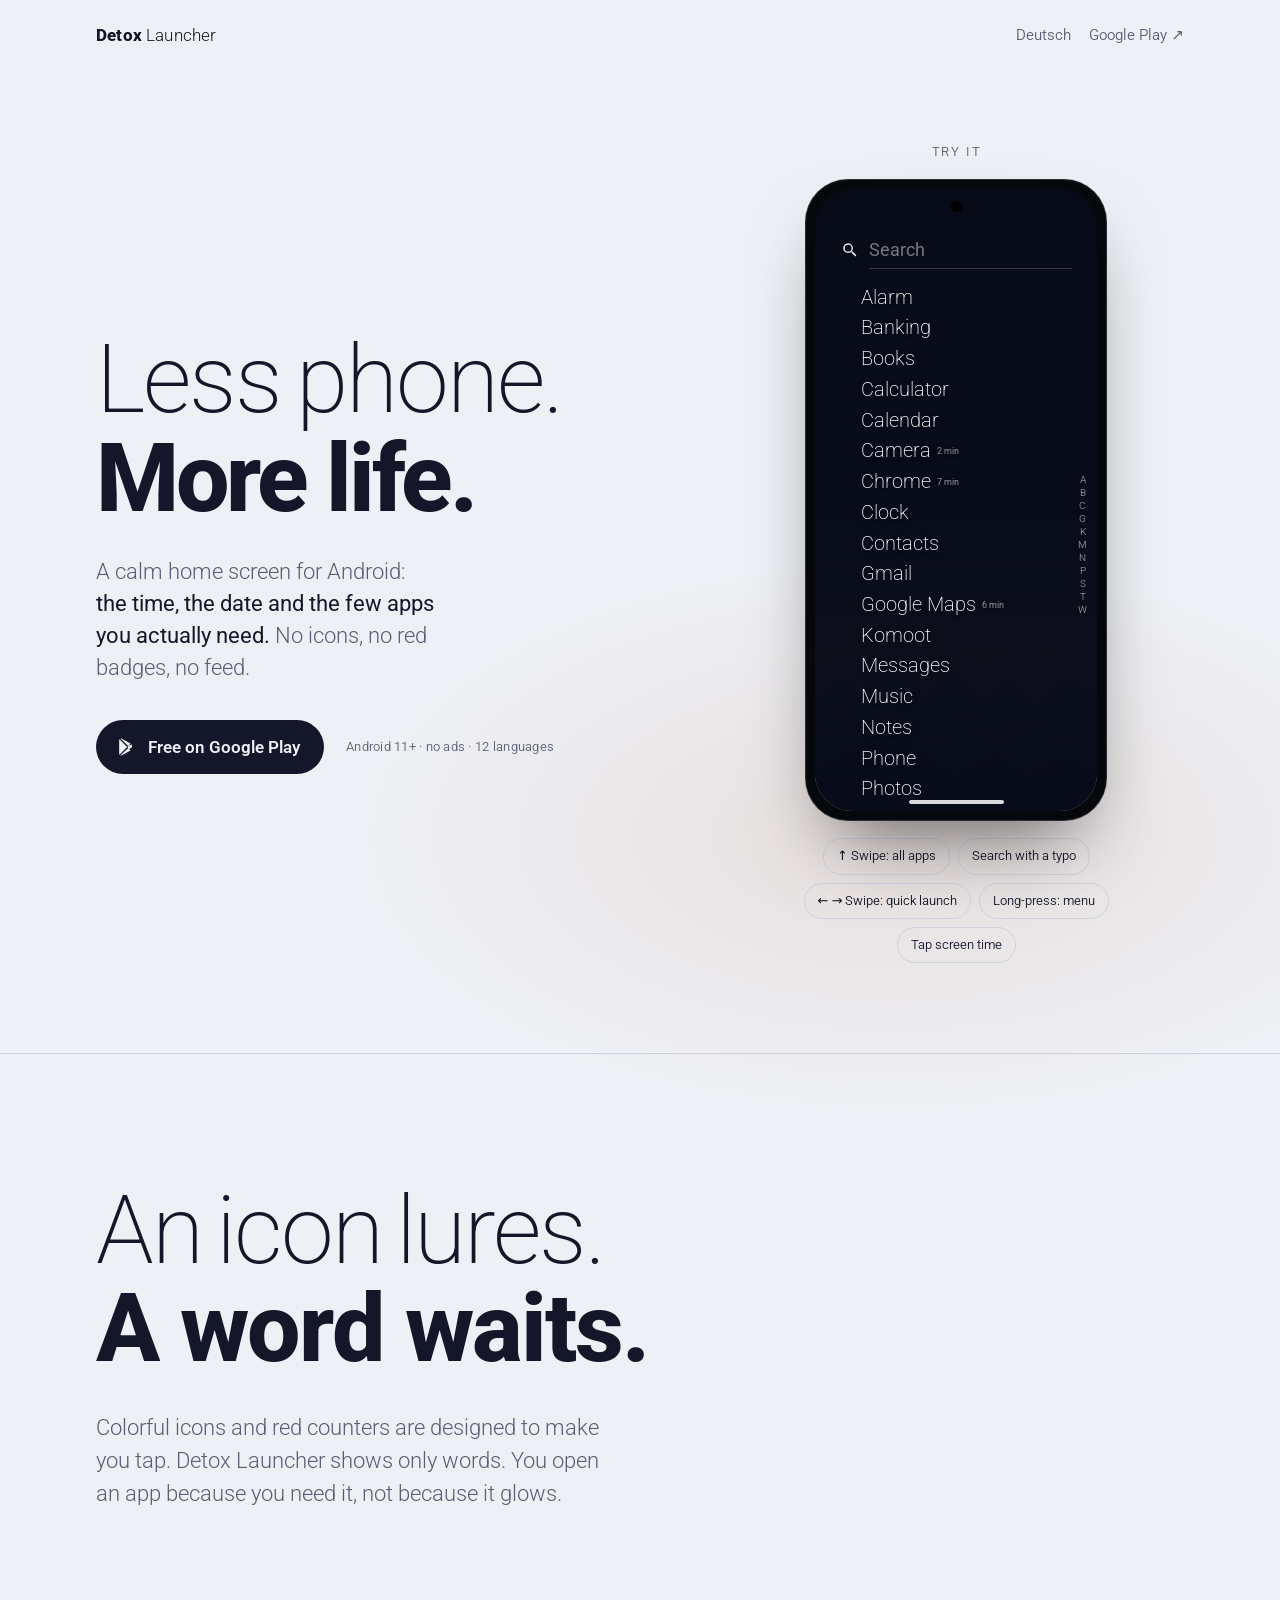
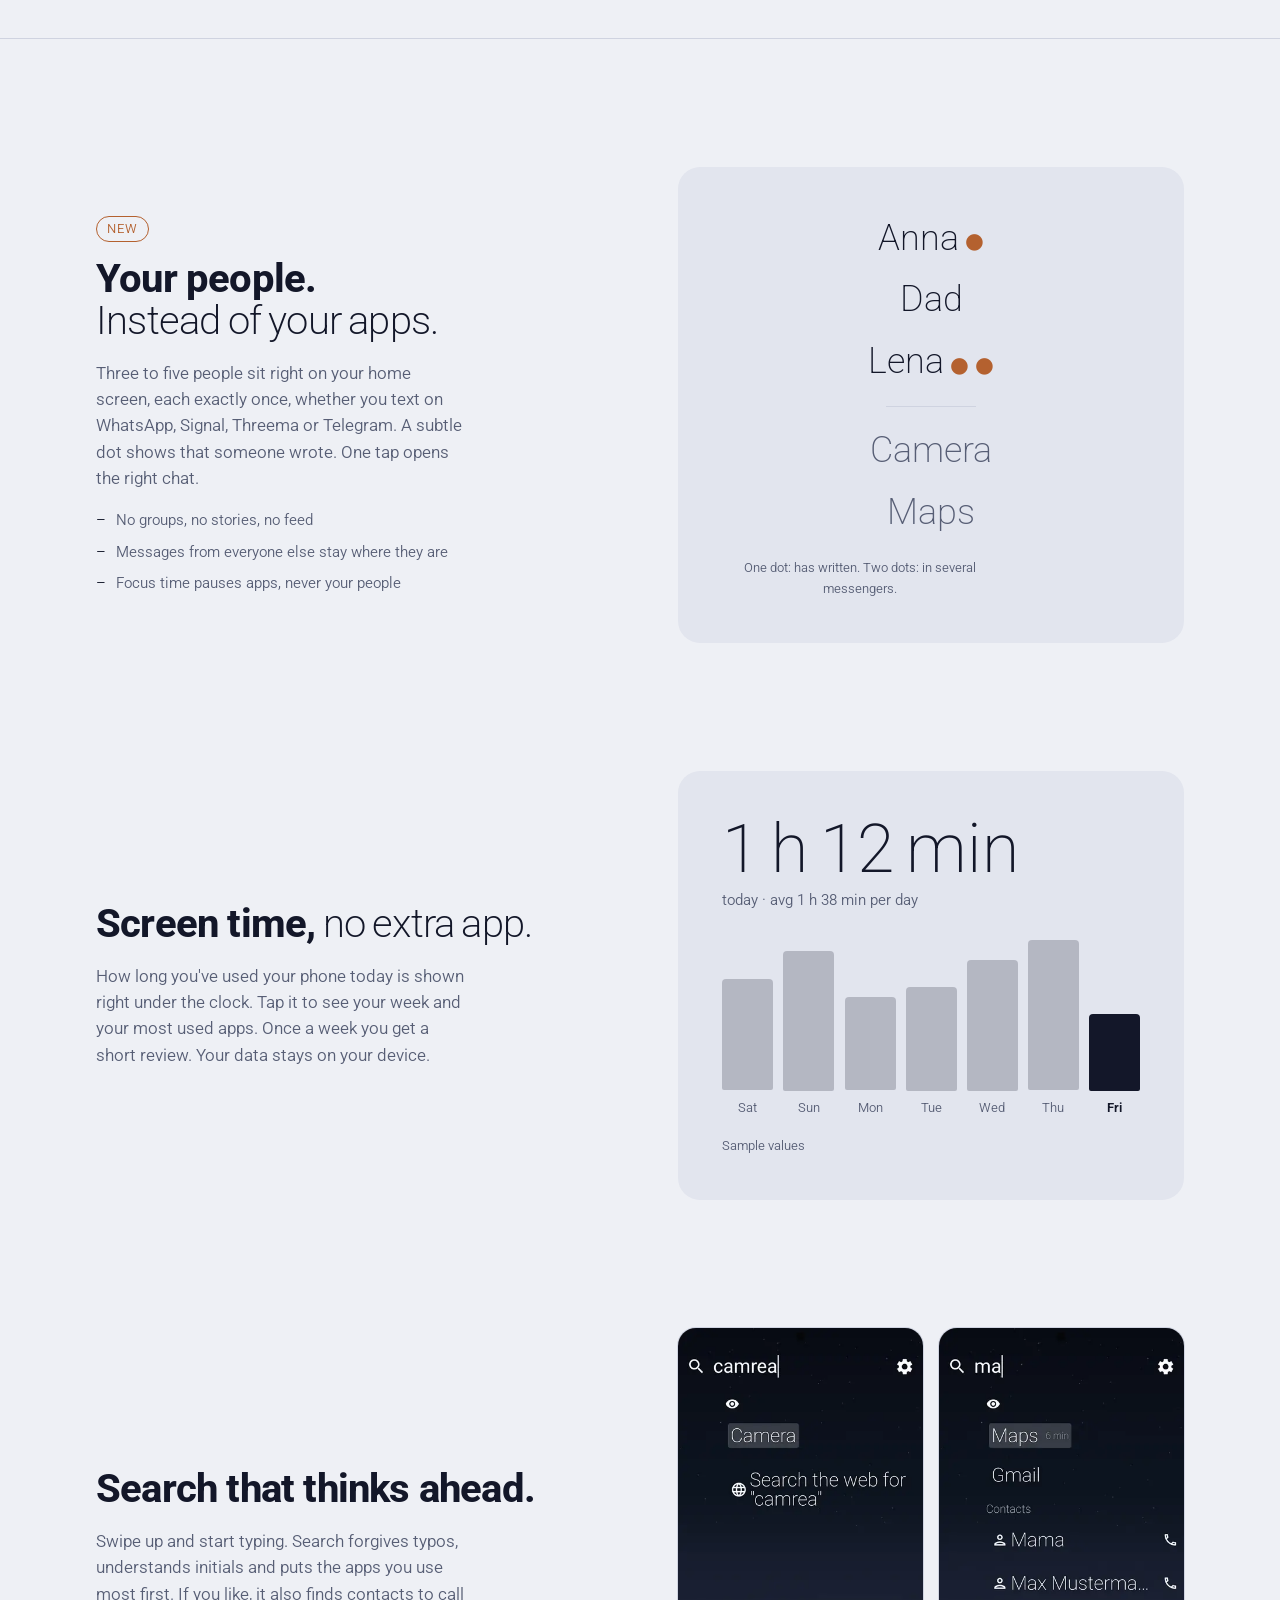
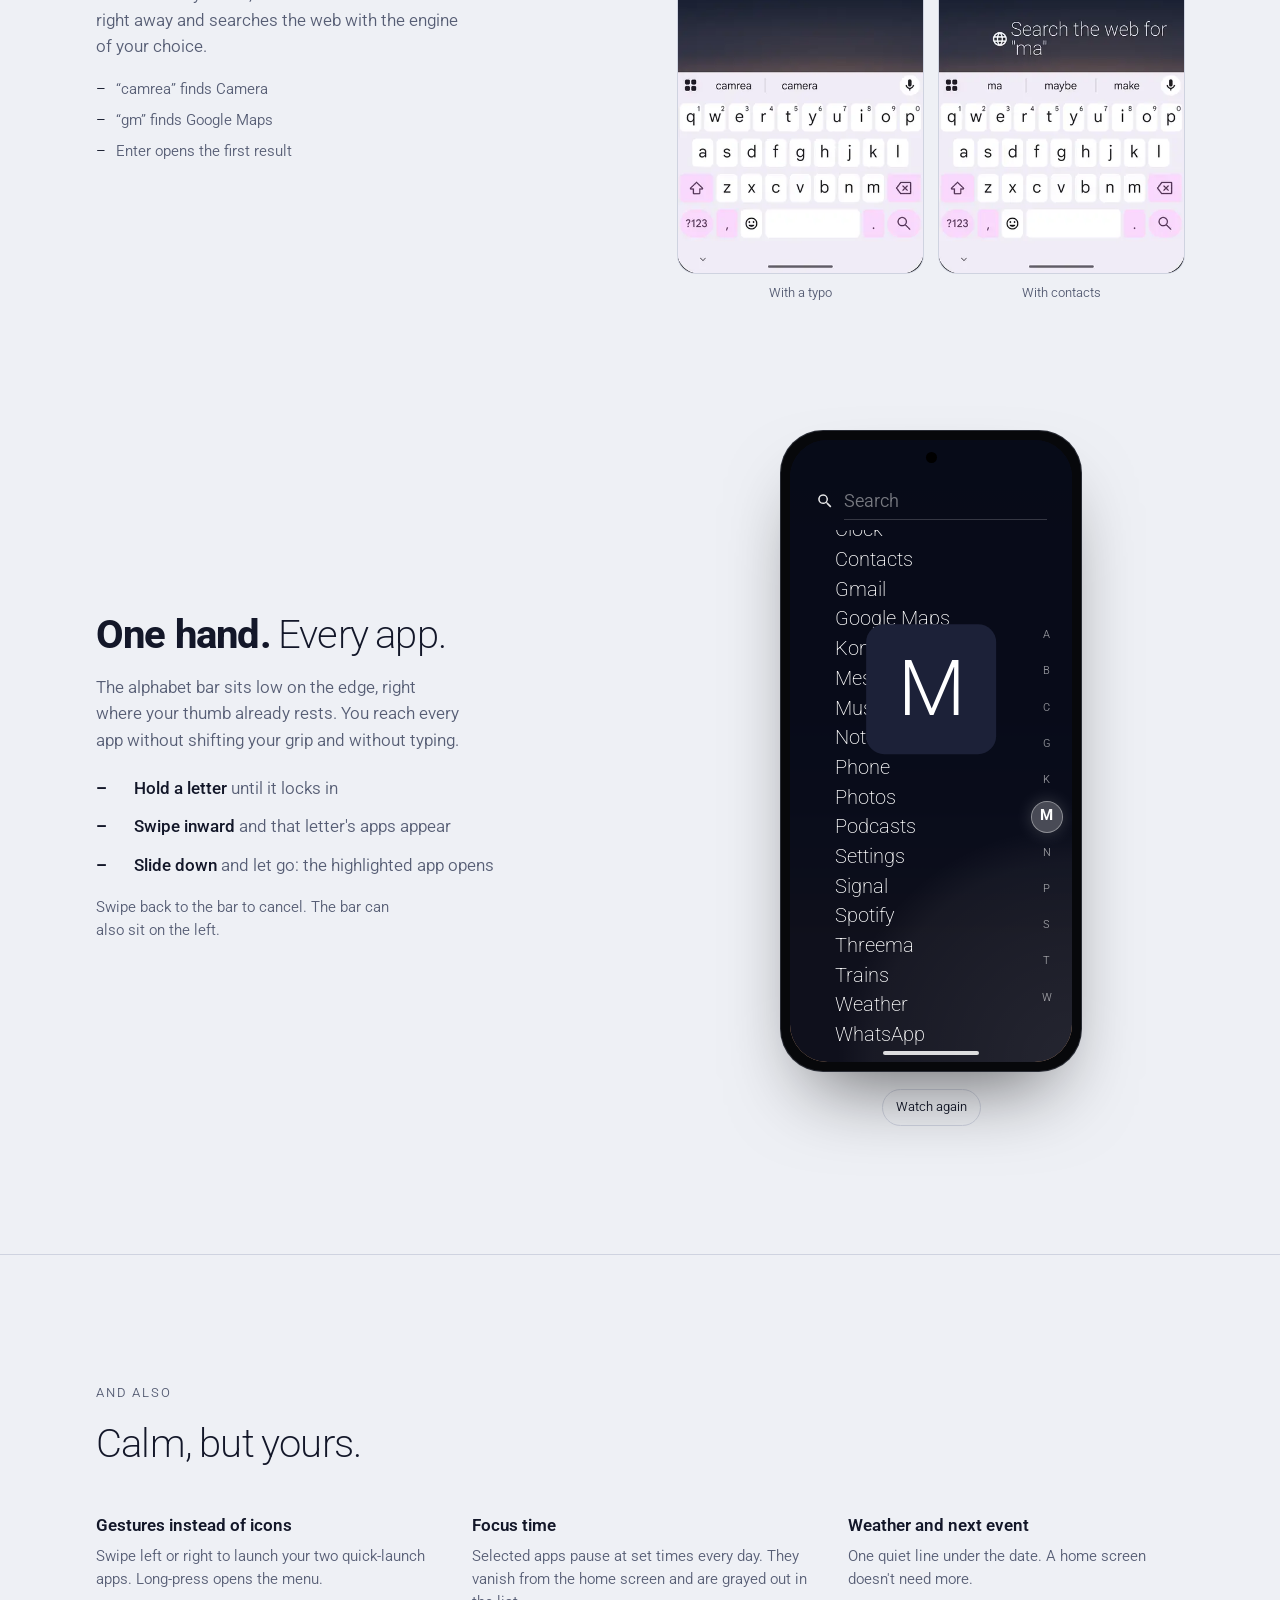
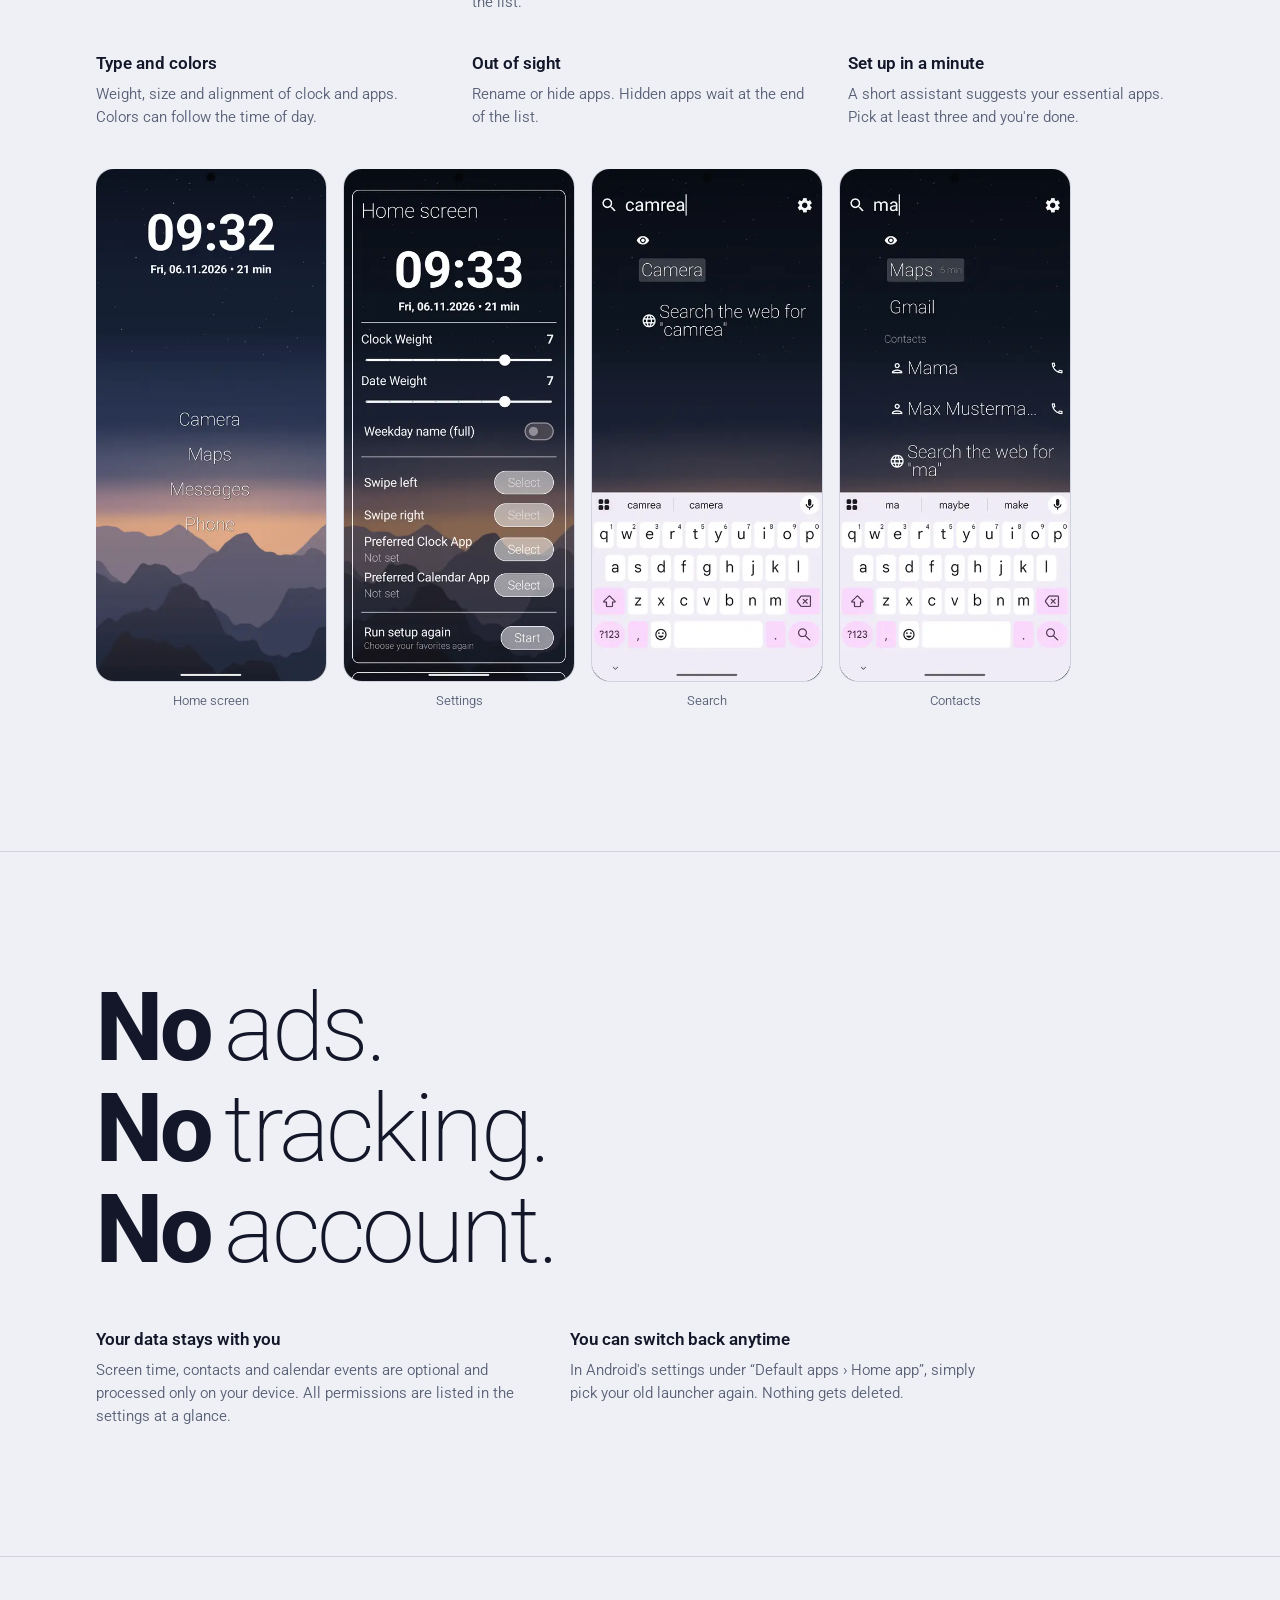
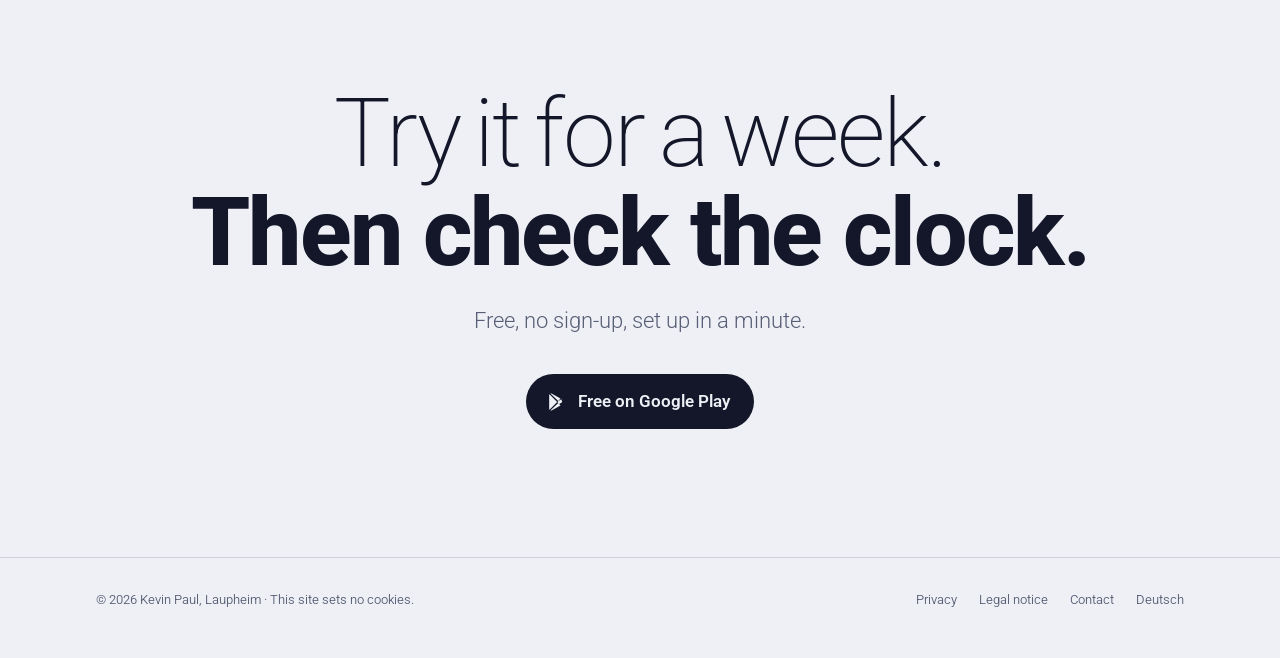
<file: en/index.html>
<!doctype html>
<html lang="en">
<head>
<meta charset="utf-8">
<meta name="viewport" content="width=device-width, initial-scale=1, viewport-fit=cover">
<title>Detox Launcher</title>
<meta name="description" content="Detox Launcher: a calm, minimal home screen for Android. No icons, no badges, no ads. With screen time and smart search.">
<style>
@font-face { font-family: "Roboto Flex"; font-style: normal; font-weight: 100 900; font-display: swap;
  src: url(../fonts/roboto-flex-latin.woff2) format("woff2"); }
@font-face { font-family: "Roboto"; font-style: normal; font-weight: 100 900; font-display: swap;
  src: url(../fonts/roboto-latin.woff2) format("woff2"); }
html { -webkit-text-size-adjust: 100%; }
body { margin: 0; }
img { max-width: 100%; }
[hidden] { display: none !important; }
</style>
<link rel="canonical" href="https://detox-launcher.com/en/">
<link rel="alternate" hreflang="de" href="https://detox-launcher.com/">
<link rel="alternate" hreflang="en" href="https://detox-launcher.com/en/">
<link rel="alternate" hreflang="x-default" href="https://detox-launcher.com/en/">
<link rel="icon" href="../favicon.svg" type="image/svg+xml">
<meta name="theme-color" content="#0b0f1e">
<meta property="og:type" content="website">
<meta property="og:url" content="https://detox-launcher.com/en/">
<meta property="og:locale" content="en_US">
<meta property="og:title" content="Detox Launcher: Less phone. More life.">
<meta property="og:description" content="A calm home screen for Android. No icons, no badges, no ads.">
<meta property="og:image" content="https://detox-launcher.com/img/og-en.png">
<meta name="twitter:card" content="summary_large_image">
<link rel="preload" href="../fonts/roboto-flex-latin.woff2" as="font" type="font/woff2" crossorigin>
<script type="application/ld+json">{"@context":"https://schema.org","@type":"SoftwareApplication","name":"Detox Launcher","operatingSystem":"Android 11+","applicationCategory":"LifestyleApplication","offers":{"@type":"Offer","price":"0","priceCurrency":"EUR"},"url":"https://detox-launcher.com/en/","downloadUrl":"https://play.google.com/store/apps/details?id=com.kevinnovation.detoxlauncher"}</script>
<style>
/* Layout: eine ruhige Spalte, die wie der Launcher selbst arbeitet. Viel Dunkel, dünne Wörter, ein fettes Element pro Abschnitt. */
:root {
  --bg: #0b0f1e;
  --bg-2: #121830;
  --fg: #eef0f7;
  --muted: #98a0b8;
  --line: #242b46;
  --dusk: #e3a576;
  --glow: rgba(227, 165, 118, .16);
  --btn-bg: #eef0f7;
  --btn-fg: #0b0f1e;
  --font: "Roboto Flex", Roboto, system-ui, -apple-system, "Segoe UI", sans-serif;
  --s-xs: 13px; --s-sm: 15px; --s-md: 17px; --s-lg: 22px; --s-xl: clamp(28px, 4vw, 40px); --s-xxl: clamp(42px, 7.4vw, 96px);
  color-scheme: dark;
}
@media (prefers-color-scheme: light) {
  :root:not([data-theme="dark"]) {
    --bg: #eef0f5; --bg-2: #e2e5ee; --fg: #131729; --muted: #575e75; --line: #cfd3e0;
    --dusk: #b4612f; --glow: rgba(180, 97, 47, .12); --btn-bg: #131729; --btn-fg: #eef0f5;
    color-scheme: light;
  }
}
:root[data-theme="light"] {
  --bg: #eef0f5; --bg-2: #e2e5ee; --fg: #131729; --muted: #575e75; --line: #cfd3e0;
  --dusk: #b4612f; --glow: rgba(180, 97, 47, .12); --btn-bg: #131729; --btn-fg: #eef0f5;
  color-scheme: light;
}

* { box-sizing: border-box; }
body {
  background: var(--bg); color: var(--fg); font-family: var(--font);
  font-size: var(--s-md); line-height: 1.55; font-weight: 350;
  -webkit-font-smoothing: antialiased;
}
.wrap {
  max-width: 1120px; margin: 0 auto;
  padding-left: max(16px, env(safe-area-inset-left, 0px));
  padding-right: max(16px, env(safe-area-inset-right, 0px));
}
a { color: inherit; }
h1, h2, h3 { margin: 0; text-wrap: balance; font-weight: 200; letter-spacing: -.02em; line-height: 1.04; }
p { margin: 0; }
:focus-visible { outline: 2px solid var(--dusk); outline-offset: 3px; border-radius: 6px; }

/* Kopfzeile */
.top { display: flex; align-items: center; justify-content: space-between; gap: 16px; padding-block: 22px; }
.mark { font-weight: 300; font-size: var(--s-md); letter-spacing: .01em; text-decoration: none; }
.mark b { font-weight: 800; }
.top-nav { display: flex; align-items: center; gap: 18px; }
.top-link { font-size: var(--s-sm); color: var(--muted); text-decoration: none; }
.top-link:hover { color: var(--fg); }

/* Hero */
.hero { position: relative; }
.hero::before {
  content: ""; position: absolute; inset: 30% 0 -10% 0; pointer-events: none;
  background: radial-gradient(60% 50% at 70% 60%, var(--glow), transparent 70%);
}
.hero-grid {
  position: relative; display: grid; grid-template-columns: minmax(0, 1.1fr) minmax(0, .9fr);
  gap: clamp(32px, 6vw, 80px); align-items: center; padding-block: clamp(24px, 6vw, 72px) clamp(48px, 7vw, 96px);
}
.hero h1 { font-size: var(--s-xxl); }
.hero h1 b { font-weight: 800; display: block; letter-spacing: -.035em; }
.lede { margin-top: 28px; max-width: 34ch; font-size: var(--s-lg); line-height: 1.45; color: var(--muted); font-weight: 300; }
.lede strong { color: var(--fg); font-weight: 400; }
.cta-row { margin-top: 36px; display: flex; flex-wrap: wrap; align-items: center; gap: 14px 22px; }
.btn {
  display: inline-flex; align-items: center; gap: 12px; padding: 14px 24px 14px 20px;
  background: var(--btn-bg); color: var(--btn-fg); border-radius: 999px; text-decoration: none;
  font-weight: 600; font-size: var(--s-md); transition: transform .2s ease;
}
.btn:hover { transform: translateY(-1px); }
.btn svg { width: 20px; height: 20px; flex: none; }
.facts { font-size: var(--s-xs); color: var(--muted); letter-spacing: .02em; }

/* Telefon */
.stage { display: grid; justify-items: center; gap: 18px; }
.try { font-size: var(--s-xs); text-transform: uppercase; letter-spacing: .14em; color: var(--muted); }
.phone {
  --pw: min(300px, 76vw);
  width: var(--pw); aspect-ratio: 9 / 19.2; max-width: 100%;
  border-radius: calc(var(--pw) * .14); padding: 9px; background: #07080b;
  box-shadow: 0 0 0 1px #2a2d36, 0 40px 80px -30px rgba(0,0,0,.6);
  position: relative; user-select: none; -webkit-user-select: none;
}
.screen {
  position: relative; width: 100%; height: 100%; overflow: hidden;
  border-radius: calc(var(--pw) * .125); color: #fff; touch-action: none; cursor: grab;
  font-family: Roboto, "Roboto Flex", system-ui, sans-serif;
  background: linear-gradient(180deg, #0a0f20 0%, #141b33 38%, #2a3150 56%, #6f5d70 70%, #c99073 79%, #d9a37b 82%);
}
.screen:active { cursor: grabbing; }
.cam { position: absolute; top: 12px; left: 50%; width: 11px; height: 11px; margin-left: -5.5px; border-radius: 50%; background: #000; z-index: 9; }
.stars { position: absolute; left: 0; top: 0; width: 1px; height: 1px; border-radius: 50%; }
.mtn { position: absolute; left: 0; right: 0; bottom: 0; width: 100%; height: 34%; display: block; }
.homebar { position: absolute; left: 50%; bottom: 7px; width: 34%; height: 4px; margin-left: -17%; border-radius: 4px; background: rgba(255,255,255,.85); z-index: 8; border: 0; padding: 0; cursor: pointer; }

.view { position: absolute; inset: 0; transition: transform .38s cubic-bezier(.2,.8,.2,1), opacity .3s ease; }
.home { display: flex; flex-direction: column; align-items: center; padding: 18% 8% 0; text-align: center; }
.tapbtn { background: none; border: 0; color: inherit; font: inherit; padding: 0; cursor: pointer; border-radius: 4px; }
.tapbtn:hover { background: rgba(255,255,255,.06); }
.clock { font-weight: 700; font-size: calc(var(--pw) * .225); line-height: 1; letter-spacing: 0; }
.date { margin-top: 6px; font-weight: 700; font-size: calc(var(--pw) * .047); }
.info { margin-top: 4px; font-size: calc(var(--pw) * .042); opacity: .8; font-weight: 400; }
.apps { margin-top: auto; margin-bottom: 30%; display: grid; gap: calc(var(--pw) * .018); justify-items: center; width: 100%; }
.app {
  background: none; border: 0; color: #fff; font: inherit; cursor: pointer; padding: 2px 10px;
  font-weight: 200; font-size: calc(var(--pw) * .072); line-height: 1.25; text-shadow: 0 1px 6px rgba(0,0,0,.25);
  display: inline-flex; align-items: center; gap: 6px; border-radius: 6px;
}
.app:hover { background: rgba(255,255,255,.06); }
.dots { color: #f0b98c; font-size: .7em; letter-spacing: 1px; }
.sep { width: 34%; height: 1px; background: rgba(255,255,255,.35); margin: 4px 0; }

.drawer { background: rgba(8, 11, 24, .96); transform: translateY(100%); display: flex; flex-direction: column; padding: 15% 0 0; }
.screen.is-drawer .drawer { transform: translateY(0); }
.screen.is-drawer .home { transform: translateY(-12%); opacity: 0; }
.search { display: flex; align-items: center; gap: 10px; padding: 0 9% 10px; }
.search svg { width: 18px; height: 18px; flex: none; opacity: .9; }
.search input {
  flex: 1; min-width: 0; background: none; border: 0; color: #fff; font: inherit;
  font-size: calc(var(--pw) * .06); font-weight: 400; padding: 4px 0; border-bottom: 1px solid rgba(255,255,255,.18);
}
.search input::placeholder { color: rgba(255,255,255,.45); }
.search input:focus { outline: none; border-bottom-color: rgba(255,255,255,.6); }
.list-wrap { position: relative; flex: 1; min-height: 0; display: flex; }
.list { flex: 1; overflow-y: auto; padding: 4px 9% 30px 16%; touch-action: pan-y; scrollbar-width: none; }
.list::-webkit-scrollbar { display: none; }
.list .app { justify-content: flex-start; font-size: calc(var(--pw) * .066); padding: 3px 8px; margin-left: -8px; text-align: left; }
.list .app .min { font-size: .45em; opacity: .55; font-weight: 400; }
.list .app.hit { background: rgba(255,255,255,.12); }
.label { font-size: calc(var(--pw) * .04); opacity: .55; margin: 10px 0 2px; }
.row-contact { display: flex; align-items: center; justify-content: space-between; gap: 8px; }
.row-contact svg, .web svg { width: 15px; height: 15px; flex: none; opacity: .9; }
.web { margin-top: 10px; }
.alpha { display: flex; flex-direction: column; justify-content: center; gap: 1px; padding-right: 6px; }
.alpha button { background: none; border: 0; color: rgba(255,255,255,.55); font: inherit; font-size: calc(var(--pw) * .032); padding: 0 4px; cursor: pointer; line-height: 1.25; }
.alpha button:hover { color: #fff; }

.sheet-scrim { position: absolute; inset: 0; background: rgba(0,0,0,.45); opacity: 0; pointer-events: none; transition: opacity .25s; z-index: 6; }
.sheet {
  position: absolute; left: 0; right: 0; bottom: 0; z-index: 7; padding: 18px 8% 34px;
  background: #121628; border-radius: 18px 18px 0 0; transform: translateY(105%);
  transition: transform .32s cubic-bezier(.2,.8,.2,1);
}
.screen.is-sheet .sheet { transform: translateY(0); }
.screen.is-sheet .sheet-scrim { opacity: 1; pointer-events: auto; }
.sheet h4 { margin: 0 0 10px; font-weight: 300; font-size: calc(var(--pw) * .068); }
.sheet .opt { display: flex; align-items: center; justify-content: space-between; gap: 8px; padding: 8px 0; border-top: 1px solid rgba(255,255,255,.08); font-size: calc(var(--pw) * .046); font-weight: 300; }
.sheet .opt small { opacity: .6; font-size: .85em; }
.sheet .new { color: #f0b98c; }
.bars { display: grid; grid-template-columns: repeat(7, 1fr); gap: 6px; align-items: end; height: 90px; margin: 12px 0 6px; }
.bar { background: rgba(255,255,255,.85); border-radius: 3px 3px 1px 1px; }
.bar.dim { background: rgba(255,255,255,.35); }
.bar-l { display: grid; grid-template-columns: repeat(7, 1fr); gap: 6px; font-size: calc(var(--pw) * .033); opacity: .65; text-align: center; }
.big { font-weight: 300; font-size: calc(var(--pw) * .12); line-height: 1.05; }
.sample { font-size: calc(var(--pw) * .03); opacity: .45; margin-top: 10px; }

.toast {
  position: absolute; left: 50%; bottom: 9%; transform: translate(-50%, 8px); z-index: 9;
  background: rgba(20,24,42,.92); padding: 7px 14px; border-radius: 999px; white-space: nowrap;
  font-size: calc(var(--pw) * .04); opacity: 0; transition: opacity .2s, transform .2s; pointer-events: none;
}
.toast.on { opacity: 1; transform: translate(-50%, 0); }

/* Fingerspur der Selbstvorführung */
.finger {
  position: absolute; left: 50%; top: 82%; width: 30px; height: 30px; margin: -15px 0 0 -15px; z-index: 10;
  border-radius: 50%; background: rgba(255,255,255,.28); box-shadow: 0 0 0 1px rgba(255,255,255,.5), 0 0 18px rgba(255,255,255,.25);
  opacity: 0; pointer-events: none; transition: opacity .25s ease, top .7s cubic-bezier(.3,.7,.2,1);
}
.finger.on { opacity: 1; }
.finger.up { top: 40%; }

/* Einmalige Animationen beim Hineinscrollen. Ruhezustand ist immer sichtbar. */
@keyframes dot-in { 0% { opacity: 0; transform: scale(.2); } 60% { opacity: 1; transform: scale(1.5); } 100% { opacity: 1; transform: scale(1); } }
.people-demo .d { display: inline-block; }
.people-demo.play .d { animation: dot-in .6s cubic-bezier(.3,.7,.2,1) both; }
.people-demo.play .d:nth-of-type(1) { animation-delay: .35s; }
.people-demo.play .d.d2 { animation-delay: .9s; }
.people-demo.play .d.d3 { animation-delay: 1.05s; }
@keyframes bar-in { from { transform: scaleY(0); } to { transform: scaleY(1); } }
.st-chart div { transform-origin: 50% 100%; }
.st-chart.play div { animation: bar-in .6s cubic-bezier(.3,.7,.2,1) both; }

/* Einhandbedienung (zweites Telefon) */
.drawer2 { position: absolute; inset: 0; background: rgba(8, 11, 24, .96); display: flex; flex-direction: column; padding-top: 15%; }
.search .ph { font-size: calc(var(--pw) * .06); color: rgba(255,255,255,.45); flex: 1; border-bottom: 1px solid rgba(255,255,255,.18); padding: 4px 0; }
.list2 { position: relative; flex: 1; min-height: 0; overflow-y: auto; padding: 4px 18% 45% 16%; scrollbar-width: none; touch-action: pan-y; }
.list2::-webkit-scrollbar { display: none; }
.list2 .it { display: block; width: fit-content; margin-left: -8px; padding: 0 8px; border-radius: 6px; font-weight: 200; font-size: calc(var(--pw) * .066); line-height: 1.5; cursor: pointer; }
.list2 .it.hit { background: rgba(255,255,255,.14); }
.reach { position: absolute; right: 0; bottom: 0; width: 100%; height: auto; pointer-events: none; z-index: 5; }
.alpha2 {
  position: absolute; right: 2%; top: 30%; bottom: 9%; width: 14%; z-index: 7; touch-action: none; cursor: pointer;
  display: flex; flex-direction: column; justify-content: space-between; align-items: center;
  font-size: calc(var(--pw) * .036); color: rgba(255,255,255,.55);
}
.alpha2 span { transition: transform .12s, color .12s; }
.alpha2 span.cur { color: #fff; font-weight: 700; transform: scale(1.35); }
.alpha2.armed span.cur { color: #f0b98c; }
.bubble {
  position: absolute; left: 50%; top: 40%; width: 46%; aspect-ratio: 1; z-index: 8; padding: 8px;
  transform: translate(-50%, -50%) scale(.92); background: #1c2138; border-radius: 18px;
  display: grid; place-content: center; justify-items: center; text-align: center;
  opacity: 0; transition: opacity .15s, transform .15s, box-shadow .15s; pointer-events: none;
}
.bubble.on { opacity: 1; transform: translate(-50%, -50%) scale(1); }
.bubble.armed { box-shadow: 0 0 0 1.5px rgba(240,185,140,.75); }
.bubble b { font-weight: 300; font-size: calc(var(--pw) * .26); line-height: 1; }
.bubble.app b { font-size: calc(var(--pw) * .074); line-height: 1.2; }
.bubble small { font-size: calc(var(--pw) * .033); opacity: .6; margin-top: 6px; }
.bubble small:empty { display: none; }
.arrow2 {
  position: absolute; z-index: 9; transform: translate(-50%, -100%); pointer-events: none;
  font-size: calc(var(--pw) * .06); color: #f0b98c; opacity: 0; transition: opacity .15s;
}
.arrow2.on { opacity: 1; }
.thumb {
  position: absolute; width: 30px; height: 30px; margin: -15px 0 0 -15px; z-index: 10; border-radius: 50%;
  background: rgba(255,255,255,.26); box-shadow: 0 0 0 1px rgba(255,255,255,.5), 0 0 18px rgba(255,255,255,.22);
  opacity: 0; transition: opacity .2s; pointer-events: none;
}
.thumb.on { opacity: 1; }
.steps { margin: 22px 0 0; padding: 0; list-style: none; counter-reset: s; display: grid; gap: 12px; }
.steps li { counter-increment: s; display: grid; grid-template-columns: 28px minmax(0, 1fr); gap: 10px; align-items: baseline; color: var(--muted); }
.steps li::before { content: counter(s); font-weight: 700; color: var(--fg); font-variant-numeric: tabular-nums; }
.steps strong { color: var(--fg); font-weight: 500; }
.small-note { margin-top: 18px; font-size: var(--s-sm); color: var(--muted); }

.hints { display: flex; flex-wrap: wrap; justify-content: center; gap: 8px; max-width: 360px; }
.hint {
  font: inherit; font-size: var(--s-xs); color: var(--fg); background: transparent; cursor: pointer;
  border: 1px solid var(--line); border-radius: 999px; padding: 7px 13px; transition: border-color .2s;
}
.hint:hover { border-color: var(--muted); }

/* Abschnitte */
section { padding-block: clamp(64px, 10vw, 128px); }
.rule { border-top: 1px solid var(--line); }
.eyebrow { font-size: var(--s-xs); letter-spacing: .14em; text-transform: uppercase; color: var(--muted); margin-bottom: 20px; }

.statement h2 { font-size: var(--s-xxl); }
.statement h2 b { font-weight: 800; }
.statement p { margin-top: 32px; max-width: 52ch; font-size: var(--s-lg); line-height: 1.5; color: var(--muted); font-weight: 300; }

.feature { display: grid; grid-template-columns: minmax(0, 1fr) minmax(0, 1fr); gap: clamp(32px, 6vw, 88px); align-items: center; }
.feature + .feature { margin-top: clamp(72px, 10vw, 128px); }
.feature h3 { font-size: var(--s-xl); font-weight: 250; }
.feature h3 b { font-weight: 750; }
.feature p { margin-top: 18px; max-width: 46ch; color: var(--muted); }
.feature ul { margin: 18px 0 0; padding: 0; list-style: none; display: grid; gap: 8px; color: var(--muted); font-size: var(--s-sm); }
.feature li::before { content: "–"; margin-right: 10px; color: var(--fg); }
.tag { display: inline-block; font-size: var(--s-xs); letter-spacing: .08em; text-transform: uppercase; color: var(--dusk); border: 1px solid currentColor; border-radius: 999px; padding: 2px 10px; margin-bottom: 16px; }

.visual { background: var(--bg-2); border-radius: 22px; padding: clamp(24px, 4vw, 44px); min-width: 0; }
.people-demo { display: grid; justify-items: center; gap: 6px; font-weight: 200; font-size: clamp(26px, 3.4vw, 36px); }
.people-demo .d { color: var(--dusk); font-size: .6em; vertical-align: middle; margin-left: 6px; }
.people-demo hr { width: 90px; border: 0; border-top: 1px solid var(--line); margin: 10px 0; }
.people-demo .muted { color: var(--muted); }
.people-note { margin-top: 22px; text-align: center; font-size: var(--s-xs); color: var(--muted); }

.st-today { font-weight: 200; font-size: clamp(44px, 6vw, 68px); line-height: 1; }
.st-sub { color: var(--muted); font-size: var(--s-sm); margin-top: 6px; }
.st-chart { margin-top: 28px; display: grid; grid-template-columns: repeat(7, 1fr); gap: 10px; align-items: end; height: 150px; }
.st-chart div { background: var(--fg); opacity: .22; border-radius: 4px 4px 2px 2px; }
.st-chart div.now { opacity: 1; }
.st-days { display: grid; grid-template-columns: repeat(7, 1fr); gap: 10px; margin-top: 8px; text-align: center; font-size: var(--s-xs); color: var(--muted); font-variant-numeric: tabular-nums; }
.st-days .now { color: var(--fg); font-weight: 600; }
.st-note { margin-top: 18px; font-size: var(--s-xs); color: var(--muted); }

.shots-pair { display: grid; grid-template-columns: 1fr 1fr; gap: 16px; }
.shot { margin: 0; display: grid; gap: 10px; }
.shot img { width: 100%; height: auto; aspect-ratio: 420 / 935; object-fit: cover; border-radius: 18px; display: block; box-shadow: 0 0 0 1px var(--line); background: #0a0f20; }
.shot figcaption { font-size: var(--s-xs); color: var(--muted); text-align: center; }

.more { display: grid; grid-template-columns: repeat(3, minmax(0, 1fr)); gap: 36px 40px; margin-top: 48px; }
.more h4 { margin: 0 0 6px; font-size: var(--s-md); font-weight: 600; }
.more p { color: var(--muted); font-size: var(--s-sm); }
.more-head h2 { font-size: var(--s-xl); font-weight: 250; }

.strip { display: grid; grid-auto-flow: column; grid-auto-columns: minmax(180px, 230px); gap: 18px; overflow-x: auto; padding-bottom: 12px; scroll-snap-type: x mandatory; margin-top: 40px; }
.strip .shot { scroll-snap-align: start; }

.promise { text-align: left; }
.promise-lines { display: grid; gap: 4px; font-size: var(--s-xxl); font-weight: 200; letter-spacing: -.03em; line-height: 1.02; }
.promise-lines b { font-weight: 800; }
.promise-grid { margin-top: 48px; display: grid; grid-template-columns: repeat(2, minmax(0, 1fr)); gap: 32px 48px; max-width: 900px; }
.promise-grid h4 { margin: 0 0 6px; font-size: var(--s-md); font-weight: 600; }
.promise-grid p { color: var(--muted); font-size: var(--s-sm); }

.final { text-align: center; }
.final h2 { font-size: var(--s-xxl); }
.final h2 b { font-weight: 800; }
.final p { margin: 22px auto 0; max-width: 40ch; color: var(--muted); font-size: var(--s-lg); font-weight: 300; }
.final .cta-row { justify-content: center; }

footer { border-top: 1px solid var(--line); padding-block: 32px 48px; font-size: var(--s-xs); color: var(--muted); }
.foot { display: flex; flex-wrap: wrap; justify-content: space-between; gap: 16px 32px; }
.foot nav { display: flex; flex-wrap: wrap; gap: 8px 22px; }
.foot a { text-decoration: none; }
.foot a:hover { color: var(--fg); }

@media (max-width: 860px) {
  .hero-grid, .feature { grid-template-columns: minmax(0, 1fr); }
  .feature .visual { order: 2; }
  .more { grid-template-columns: repeat(2, minmax(0, 1fr)); }
}
@media (max-width: 560px) {
  .more, .promise-grid { grid-template-columns: minmax(0, 1fr); }
  .shots-pair { gap: 10px; }
  .lede { font-size: var(--s-md); }
}
@media (prefers-reduced-motion: reduce) {
  *, *::before, *::after { transition: none !important; animation: none !important; }
}
</style>

</head>
<body>
<div class="wrap">
  <header class="top">
    <a class="mark" href="#top" id="top"><b>Detox</b> Launcher</a>
    <nav class="top-nav"><a class="top-link" href="../" hreflang="de" lang="de">Deutsch</a><a class="top-link" href="https://play.google.com/store/apps/details?id=com.kevinnovation.detoxlauncher&amp;hl=en" target="_blank" rel="noopener">Google Play ↗</a></nav>
  </header>
</div>

<div class="hero">
  <div class="wrap hero-grid">
    <div>
      <h1>Less phone. <b>More life.</b></h1>
      <p class="lede">A calm home screen for Android: <strong>the time, the date and the few apps you actually need.</strong> No icons, no red badges, no feed.</p>
      <div class="cta-row">
        <a class="btn" href="https://play.google.com/store/apps/details?id=com.kevinnovation.detoxlauncher&amp;hl=en" target="_blank" rel="noopener">
          <svg viewBox="0 0 24 24" aria-hidden="true"><path fill="currentColor" d="M4.2 2.6c-.3.3-.4.7-.4 1.2v16.4c0 .5.1.9.4 1.2l9.2-9.4-9.2-9.4Zm10.5 8.1 2.7-2.8L6.6 1.9c-.5-.3-1-.3-1.4-.1l9.5 8.9Zm0 2.6-9.5 8.9c.4.2.9.2 1.4-.1l10.8-6-2.7-2.8Zm4.1-4.6-2.9 1.6L13.6 12l2.3 2.3 2.9-1.6c.8-.5.8-1.6 0-2.1v.1Z"/></svg>
          Free on Google Play
        </a>
        <span class="facts">Android 11+ · no ads · 12 languages</span>
      </div>
    </div>

    <div class="stage">
      <span class="try">Try it</span>
      <div class="phone">
        <div class="screen" id="screen" aria-label="Interactive preview of Detox Launcher">
          <span class="cam"></span>
          <span class="stars" id="stars"></span>
          <svg class="mtn" viewBox="0 0 300 200" preserveAspectRatio="none" aria-hidden="true">
            <path fill="#7d6c7e" d="M0 60 L30 40 L58 52 L92 22 L124 48 L150 34 L182 58 L214 28 L248 50 L276 36 L300 46 V200 H0Z"/>
            <path fill="#55506a" d="M0 92 L26 70 L52 84 L84 56 L118 90 L146 66 L176 96 L204 70 L236 98 L268 74 L300 88 V200 H0Z"/>
            <path fill="#3a3850" d="M0 128 L34 104 L64 122 L96 98 L132 130 L162 108 L196 136 L228 112 L262 134 L300 116 V200 H0Z"/>
            <path fill="#262535" d="M0 164 L40 140 L76 158 L112 144 L150 168 L190 146 L226 166 L262 150 L300 162 V200 H0Z"/>
          </svg>

          <div class="view home" id="home">
            <button class="tapbtn clock" id="clock" data-open="Clock" aria-label="Open clock app">09:41</button>
            <div class="date"><button class="tapbtn" id="date" data-open="Calendar">Sat, 07.11.2026</button> · <button class="tapbtn" data-act="stats" aria-label="Show this week's screen time">1 h 12 min</button></div>
            <div class="info"><span>6° cloudy</span> · <button class="tapbtn" data-open="Calendar">14:35 Dentist</button></div>
            <div class="apps" id="homeApps">
              <button class="app" data-person="Anna">Anna <span class="dots">•</span></button>
              <button class="app" data-person="Dad">Dad</button>
              <button class="app" data-person="Lena">Lena <span class="dots">••</span></button>
              <span class="sep"></span>
              <button class="app" data-app="Camera">Camera</button>
              <button class="app" data-app="Maps">Maps</button>
              <button class="app" data-app="Messages">Messages</button>
              <button class="app" data-app="Phone">Phone</button>
            </div>
          </div>

          <div class="view drawer" id="drawer" aria-hidden="true">
            <div class="search">
              <svg viewBox="0 0 24 24" aria-hidden="true"><path fill="#fff" d="M15.5 14h-.8l-.3-.3A6.5 6.5 0 1 0 9.5 16a6.5 6.5 0 0 0 4.2-1.6l.3.3v.8l5 5 1.5-1.5-5-5Zm-6 0a4.5 4.5 0 1 1 0-9 4.5 4.5 0 0 1 0 9Z"/></svg>
              <input id="q" type="text" placeholder="Search" autocomplete="off" spellcheck="false" aria-label="Search apps">
            </div>
            <div class="list-wrap">
              <div class="list" id="list"></div>
              <div class="alpha" id="alpha"></div>
            </div>
          </div>

          <div class="sheet-scrim" id="scrim"></div>
          <div class="sheet" id="sheet" role="dialog" aria-modal="false"></div>
          <div class="toast" id="toast"></div>
          <span class="finger" id="finger" aria-hidden="true"></span>
          <button class="homebar" id="homebar" aria-label="Go to home screen"></button>
        </div>
      </div>
      <div class="hints">
        <button class="hint" data-act="drawer">↑ Swipe: all apps</button>
        <button class="hint" data-act="search">Search with a typo</button>
        <button class="hint" data-act="quick">← → Swipe: quick launch</button>
        <button class="hint" data-act="menu">Long-press: menu</button>
        <button class="hint" data-act="stats">Tap screen time</button>
      </div>
    </div>
  </div>
</div>

<section class="rule statement">
  <div class="wrap">
    <h2>An icon lures.<br><b>A word waits.</b></h2>
    <p>Colorful icons and red counters are designed to make you tap. Detox Launcher shows only words. You open an app because you need it, not because it glows.</p>
  </div>
</section>

<section class="rule">
  <div class="wrap">
    <div class="feature">
      <div>
        <span class="tag">New</span>
        <h3><b>Your people.</b> Instead of your apps.</h3>
        <p>Three to five people sit right on your home screen, each exactly once, whether you text on WhatsApp, Signal, Threema or Telegram. A subtle dot shows that someone wrote. One tap opens the right chat.</p>
        <ul>
          <li>No groups, no stories, no feed</li>
          <li>Messages from everyone else stay where they are</li>
          <li>Focus time pauses apps, never your people</li>
        </ul>
      </div>
      <div class="visual">
        <div class="people-demo" aria-label="Example: three people above the favorites">
          <span>Anna<span class="d">●</span></span>
          <span>Dad</span>
          <span>Lena<span class="d d2">●</span><span class="d d3">●</span></span>
          <hr>
          <span class="muted">Camera</span>
          <span class="muted">Maps</span>
        </div>
        <p class="people-note">One dot: has written. Two dots: in several messengers.</p>
      </div>
    </div>

    <div class="feature">
      <div>
        <h3><b>Screen time,</b> no extra app.</h3>
        <p>How long you've used your phone today is shown right under the clock. Tap it to see your week and your most used apps. Once a week you get a short review. Your data stays on your device.</p>
      </div>
      <div class="visual" aria-label="Example of a weekly chart">
        <div class="st-today">1 h 12 min</div>
        <div class="st-sub">today · avg 1 h 38 min per day</div>
        <div class="st-chart" id="stChart"></div>
        <div class="st-days" id="stDays"></div>
        <p class="st-note">Sample values</p>
      </div>
    </div>

    <div class="feature">
      <div>
        <h3><b>Search that thinks ahead.</b></h3>
        <p>Swipe up and start typing. Search forgives typos, understands initials and puts the apps you use most first. If you like, it also finds contacts to call right away and searches the web with the engine of your choice.</p>
        <ul>
          <li>“camrea” finds Camera</li>
          <li>“gm” finds Google Maps</li>
          <li>Enter opens the first result</li>
        </ul>
      </div>
      <div class="shots-pair">
        <figure class="shot"><img src="../img/en/search.webp" alt="Search with a typo: camrea finds Camera" width="420" height="935" loading="lazy"><figcaption>With a typo</figcaption></figure>
        <figure class="shot"><img src="../img/en/contacts.webp" alt="Searching for ma shows Maps, Gmail and the contacts Mama and Max" width="420" height="935" loading="lazy"><figcaption>With contacts</figcaption></figure>
      </div>
    </div>

    <div class="feature" id="einhand">
      <div>
        <h3><b>One hand.</b> Every app.</h3>
        <p>The alphabet bar sits low on the edge, right where your thumb already rests. You reach every app without shifting your grip and without typing.</p>
        <ol class="steps">
          <li><span><strong>Hold a letter</strong> until it locks in</span></li>
          <li><span><strong>Swipe inward</strong> and that letter's apps appear</span></li>
          <li><span><strong>Slide down</strong> and let go: the highlighted app opens</span></li>
        </ol>
        <p class="small-note">Swipe back to the bar to cancel. The bar can also sit on the left.</p>
      </div>
      <div class="stage">
        <div class="phone">
          <div class="screen" id="screen2" aria-label="Interactive preview: pick apps one-handed with the alphabet bar">
            <span class="cam"></span>
            <div class="drawer2">
              <div class="search">
                <svg viewBox="0 0 24 24" aria-hidden="true"><path fill="#fff" d="M15.5 14h-.8l-.3-.3A6.5 6.5 0 1 0 9.5 16a6.5 6.5 0 0 0 4.2-1.6l.3.3v.8l5 5 1.5-1.5-5-5Zm-6 0a4.5 4.5 0 1 1 0-9 4.5 4.5 0 0 1 0 9Z"/></svg>
                <span class="ph">Search</span>
              </div>
              <div class="list2" id="list2"></div>
            </div>
            <svg class="reach" viewBox="0 0 300 300" aria-hidden="true">
              <defs><radialGradient id="rg" cx="300" cy="300" r="250" gradientUnits="userSpaceOnUse">
                <stop offset="0" stop-color="#fff" stop-opacity=".09"/><stop offset=".85" stop-color="#fff" stop-opacity=".04"/><stop offset="1" stop-color="#fff" stop-opacity="0"/>
              </radialGradient></defs>
              <circle cx="300" cy="300" r="250" fill="url(#rg)"/>
            </svg>
            <div class="alpha2" id="alpha2" aria-hidden="true"></div>
            <div class="bubble" id="bubble2"><b id="bubbleTxt"></b><small id="bubbleSub"></small></div>
            <span class="arrow2" id="arrow2">←</span>
            <span class="thumb" id="thumb2"></span>
            <div class="toast" id="toast2"></div>
            <span class="homebar" aria-hidden="true"></span>
          </div>
        </div>
        <div class="hints">
          <button class="hint" id="replay2">Watch again</button>
        </div>
      </div>
    </div>
  </div>
</section>

<section class="rule">
  <div class="wrap">
    <div class="more-head">
      <p class="eyebrow">And also</p>
      <h2>Calm, but yours.</h2>
    </div>
    <div class="more">
      <div><h4>Gestures instead of icons</h4><p>Swipe left or right to launch your two quick-launch apps. Long-press opens the menu.</p></div>
      <div><h4>Focus time</h4><p>Selected apps pause at set times every day. They vanish from the home screen and are grayed out in the list.</p></div>
      <div><h4>Weather and next event</h4><p>One quiet line under the date. A home screen doesn't need more.</p></div>
      <div><h4>Type and colors</h4><p>Weight, size and alignment of clock and apps. Colors can follow the time of day.</p></div>
      <div><h4>Out of sight</h4><p>Rename or hide apps. Hidden apps wait at the end of the list.</p></div>
      <div><h4>Set up in a minute</h4><p>A short assistant suggests your essential apps. Pick at least three and you're done.</p></div>
    </div>
    <div class="strip" aria-label="Screenshots">
      <figure class="shot"><img src="../img/en/home.webp" alt="Home screen with clock, date, screen time and four apps" width="420" height="935" loading="lazy"><figcaption>Home screen</figcaption></figure>
      <figure class="shot"><img src="../img/en/settings.webp" alt="Settings for font weight and gestures" width="420" height="935" loading="lazy"><figcaption>Settings</figcaption></figure>
      <figure class="shot"><img src="../img/en/search.webp" alt="Search with a typo" width="420" height="935" loading="lazy"><figcaption>Search</figcaption></figure>
      <figure class="shot"><img src="../img/en/contacts.webp" alt="Contacts in search" width="420" height="935" loading="lazy"><figcaption>Contacts</figcaption></figure>
    </div>
  </div>
</section>

<section class="rule promise">
  <div class="wrap">
    <div class="promise-lines">
      <span><b>No</b> ads.</span>
      <span><b>No</b> tracking.</span>
      <span><b>No</b> account.</span>
    </div>
    <div class="promise-grid">
      <div><h4>Your data stays with you</h4><p>Screen time, contacts and calendar events are optional and processed only on your device. All permissions are listed in the settings at a glance.</p></div>
      <div><h4>You can switch back anytime</h4><p>In Android's settings under “Default apps › Home app”, simply pick your old launcher again. Nothing gets deleted.</p></div>
    </div>
  </div>
</section>

<section class="rule final">
  <div class="wrap">
    <h2>Try it for a week.<br><b>Then check the clock.</b></h2>
    <p>Free, no sign-up, set up in a minute.</p>
    <div class="cta-row">
      <a class="btn" href="https://play.google.com/store/apps/details?id=com.kevinnovation.detoxlauncher&amp;hl=en" target="_blank" rel="noopener">
        <svg viewBox="0 0 24 24" aria-hidden="true"><path fill="currentColor" d="M4.2 2.6c-.3.3-.4.7-.4 1.2v16.4c0 .5.1.9.4 1.2l9.2-9.4-9.2-9.4Zm10.5 8.1 2.7-2.8L6.6 1.9c-.5-.3-1-.3-1.4-.1l9.5 8.9Zm0 2.6-9.5 8.9c.4.2.9.2 1.4-.1l10.8-6-2.7-2.8Zm4.1-4.6-2.9 1.6L13.6 12l2.3 2.3 2.9-1.6c.8-.5.8-1.6 0-2.1v.1Z"/></svg>
        Free on Google Play
      </a>
    </div>
  </div>
</section>

<footer>
  <div class="wrap foot">
    <span>© 2026 Kevin Paul, Laupheim · This site sets no cookies.</span>
    <nav>
      <a href="privacy.html">Privacy</a>
      <a href="../impressum.html" hreflang="de">Legal notice</a>
      <a href="mailto:kevin.p4ul@gmail.com">Contact</a>
      <a href="../" hreflang="de" lang="de">Deutsch</a>
    </nav>
  </div>
</footer>

<script>
(function () {
  const screen = document.getElementById('screen');
  const sheet = document.getElementById('sheet');
  const toastEl = document.getElementById('toast');
  const q = document.getElementById('q');
  const list = document.getElementById('list');
  const alpha = document.getElementById('alpha');
  const drawer = document.getElementById('drawer');

  /* Sterne */
  (function () {
    const s = []; let seed = 7;
    const r = () => (seed = (seed * 9301 + 49297) % 233280) / 233280;
    for (let i = 0; i < 70; i++) {
      const a = (0.25 + r() * 0.6).toFixed(2);
      s.push(`${Math.round(r() * 300)}px ${Math.round(r() * 380)}px 0 ${r() > .9 ? 0.6 : 0}px rgba(255,255,255,${a})`);
    }
    const el = document.getElementById('stars');
    el.style.boxShadow = s.join(',');
    el.style.transform = 'scale(' + (screen.clientWidth / 300).toFixed(3) + ')';
    el.style.transformOrigin = '0 0';
  })();

  /* Uhr */
  const days = ['Sun', 'Mon', 'Tue', 'Wed', 'Thu', 'Fri', 'Sat'];
  const pad = n => String(n).padStart(2, '0');
  function tick() {
    const d = new Date();
    document.getElementById('clock').textContent = pad(d.getHours()) + ':' + pad(d.getMinutes());
    document.getElementById('date').textContent =
      `${days[d.getDay()]}, ${pad(d.getDate())}.${pad(d.getMonth() + 1)}.${d.getFullYear()}`;
  }
  tick(); setInterval(tick, 10000);

  /* Wochenstatistik (Sample values) */
  const week = [104, 131, 88, 97, 122, 141, 72];
  function weekLabels() {
    const out = []; const t = new Date();
    for (let i = 6; i >= 0; i--) { const d = new Date(t); d.setDate(t.getDate() - i); out.push(days[d.getDay()]); }
    return out;
  }
  const labels = weekLabels();
  const max = Math.max(...week);
  document.getElementById('stChart').innerHTML = week.map((m, i) =>
    `<div class="${i === 6 ? 'now' : ''}" style="height:${(m / max * 100).toFixed(0)}%;animation-delay:${i * 70}ms" title="${Math.floor(m / 60)} h ${m % 60} min"></div>`).join('');
  document.getElementById('stDays').innerHTML = labels.map((l, i) => `<span class="${i === 6 ? 'now' : ''}">${l}</span>`).join('');

  /* Apps und Kontakte */
  const apps = ['Alarm', 'Banking', 'Books', 'Calculator', 'Calendar', 'Camera', 'Chrome', 'Clock', 'Contacts', 'Gmail',
    'Google Maps', 'Komoot', 'Messages', 'Music', 'Notes', 'Phone', 'Photos', 'Podcasts', 'Settings', 'Signal',
    'Spotify', 'Threema', 'Trains', 'Weather', 'WhatsApp'];
  const minutes = { 'Google Maps': '6 min', 'Chrome': '7 min', 'WhatsApp': '14 min', 'Camera': '2 min' };
  const contacts = ['Anna Miller', 'Dad', 'Lena Berger', 'Max Mustermann', 'Mom'];

  const norm = s => s.toLowerCase().normalize('NFD').replace(/[̀-ͯ]/g, '');
  function osa(a, b) {
    const d = [];
    for (let i = 0; i <= a.length; i++) { d[i] = [i]; }
    for (let j = 0; j <= b.length; j++) { d[0][j] = j; }
    for (let i = 1; i <= a.length; i++) for (let j = 1; j <= b.length; j++) {
      const c = a[i - 1] === b[j - 1] ? 0 : 1;
      d[i][j] = Math.min(d[i - 1][j] + 1, d[i][j - 1] + 1, d[i - 1][j - 1] + c);
      if (i > 1 && j > 1 && a[i - 1] === b[j - 2] && a[i - 2] === b[j - 1]) d[i][j] = Math.min(d[i][j], d[i - 2][j - 2] + 1);
    }
    return d[a.length][b.length];
  }
  function score(query, name) {
    const qq = norm(query), n = norm(name);
    if (!qq) return 0;
    if (n.startsWith(qq)) return 100;
    const words = n.split(/\s+/);
    if (words.some(w => w.startsWith(qq))) return 90;
    if (qq.length > 1 && words.map(w => w[0]).join('').startsWith(qq)) return 85;
    if (n.includes(qq)) return 70;
    if (qq.length >= 4) {
      const best = Math.min(...words.map(w => osa(qq, w.slice(0, qq.length))), osa(qq, n.slice(0, qq.length)));
      if (best <= (qq.length > 6 ? 2 : 1)) return 60 - best;
    }
    return -1;
  }
  const esc = s => s.replace(/[&<>"]/g, c => ({ '&': '&amp;', '<': '&lt;', '>': '&gt;', '"': '&quot;' }[c]));
  const phoneIcon = '<svg viewBox="0 0 24 24" aria-hidden="true"><path fill="#fff" d="M6.6 10.8a15.1 15.1 0 0 0 6.6 6.6l2.2-2.2c.3-.3.7-.4 1-.2 1.1.4 2.3.6 3.6.6.6 0 1 .4 1 1V20c0 .6-.4 1-1 1A17 17 0 0 1 3 4c0-.6.4-1 1-1h3.5c.6 0 1 .4 1 1 0 1.3.2 2.5.6 3.6.1.3 0 .7-.2 1l-2.3 2.2Z"/></svg>';
  const globeIcon = '<svg viewBox="0 0 24 24" aria-hidden="true"><path fill="#fff" d="M12 2a10 10 0 1 0 0 20 10 10 0 0 0 0-20Zm6.9 6h-2.9a15.7 15.7 0 0 0-1.4-3.6A8 8 0 0 1 18.9 8ZM12 4c.8 1.2 1.5 2.5 1.9 4h-3.8c.4-1.5 1.1-2.8 1.9-4ZM4.3 14a8.2 8.2 0 0 1 0-4h3.4a16.5 16.5 0 0 0 0 4H4.3Zm.8 2h3a15.7 15.7 0 0 0 1.3 3.6A8 8 0 0 1 5.1 16Zm3-8h-3a8 8 0 0 1 4.3-3.6C8.8 5.5 8.4 6.7 8.1 8ZM12 20c-.8-1.2-1.5-2.5-1.9-4h3.8c-.4 1.5-1.1 2.8-1.9 4Zm2.3-6H9.7a14.7 14.7 0 0 1 0-4h4.6a14.7 14.7 0 0 1 0 4Zm.3 5.6c.6-1.1 1.1-2.3 1.4-3.6h2.9a8 8 0 0 1-4.3 3.6Zm1.7-5.6a16.5 16.5 0 0 0 0-4h3.4a8.2 8.2 0 0 1 0 4h-3.4Z"/></svg>';

  function renderList() {
    const query = q.value.trim();
    if (!query) {
      let html = '', last = '';
      apps.forEach(a => {
        const L = norm(a)[0].toUpperCase();
        const id = L !== last ? ` id="L-${L}"` : ''; last = L;
        html += `<button class="app" data-app="${esc(a)}"${id}>${esc(a)}${minutes[a] ? ` <span class="min">${minutes[a]}</span>` : ''}</button><br>`;
      });
      list.innerHTML = html;
      alpha.hidden = false;
      return;
    }
    alpha.hidden = true;
    const hits = apps.map(a => [a, score(query, a)]).filter(x => x[1] >= 0).sort((x, y) => y[1] - x[1] || x[0].localeCompare(y[0])).slice(0, 5);
    const cHits = contacts.filter(c => score(query, c) >= 70).slice(0, 2);
    let html = hits.map(([a], i) => `<button class="app${i === 0 ? ' hit' : ''}" data-app="${esc(a)}">${esc(a)}${minutes[a] ? ` <span class="min">${minutes[a]}</span>` : ''}</button><br>`).join('');
    if (cHits.length) {
      html += '<div class="label">Contacts</div>' + cHits.map(c =>
        `<div class="row-contact"><button class="app" data-call="${esc(c)}">${esc(c)}</button>${phoneIcon}</div>`).join('');
    }
    html += `<button class="app web" data-web="1">${globeIcon} Search the web for “${esc(query)}”</button>`;
    list.innerHTML = html;
  }
  const letters = [...new Set(apps.map(a => norm(a)[0].toUpperCase()))];
  alpha.innerHTML = letters.map(L => `<button data-letter="${L}" aria-label="Jump to ${L}">${L}</button>`).join('');
  renderList();
  q.addEventListener('input', renderList);
  q.addEventListener('keydown', e => {
    if (e.key === 'Enter') { const first = list.querySelector('[data-app]'); if (first && q.value.trim()) open(first.dataset.app); }
    if (e.key === 'Escape') goHome();
  });

  /* Zustände */
  let state = 'home';
  function setDrawer(on) {
    screen.classList.toggle('is-drawer', on);
    drawer.setAttribute('aria-hidden', on ? 'false' : 'true');
    state = on ? 'drawer' : 'home';
  }
  function goHome() { closeSheet(); setDrawer(false); q.value = ''; renderList(); q.blur(); }
  function openDrawer(focusSearch) { closeSheet(); setDrawer(true); if (focusSearch) setTimeout(() => q.focus({ preventScroll: true }), 380); }

  let toastT;
  function toast(msg) {
    toastEl.textContent = msg; toastEl.classList.add('on');
    clearTimeout(toastT); toastT = setTimeout(() => toastEl.classList.remove('on'), 1500);
  }
  function open(name) { toast('Opening ' + name + ' …'); }
  /* Schnellstart-Apps: in den Einstellungen frei wählbar */
  const quickApps = { left: 'Spotify', right: 'Notes' };
  function quick(dir) { toast((dir === 'left' ? '← ' : '→ ') + 'Opening ' + quickApps[dir] + ' …'); }

  function showSheet(html) { sheet.innerHTML = html; screen.classList.add('is-sheet'); }
  function closeSheet() { screen.classList.remove('is-sheet'); }
  document.getElementById('scrim').addEventListener('click', closeSheet);

  function appMenu(name) {
    showSheet(`<h4>${esc(name)}</h4>
      <div class="opt">Remove from favorites</div>
      <div class="opt">Rename</div>
      <div class="opt">Hide</div>
      <div class="opt">Focus time</div>
      <div class="opt">App info</div>`);
  }
  const people = {
    Anna: { full: 'Anna Miller', rows: [['<span class="new">● Signal</span>', '<small class="new">new · 14:02</small>'], ['WhatsApp', '★'], ['Call', ''], ['SMS', '']] },
    Dad: { full: 'Dad', rows: [['WhatsApp', '★'], ['Call', ''], ['WhatsApp call', '']] },
    Lena: { full: 'Lena Berger', rows: [['<span class="new">● WhatsApp</span>', '<small class="new">new · 13:48</small>'], ['<span class="new">● Threema</span>', '<small class="new">new · 12:10</small>'], ['Call', '']] }
  };
  function personMenu(key) {
    const p = people[key];
    showSheet(`<h4>${esc(p.full)}</h4>` + p.rows.map(r => `<div class="opt"><span>${r[0]}</span><span>${r[1]}</span></div>`).join(''));
  }
  function stats() {
    const lbl = weekLabels();
    showSheet(`<h4>Screen time</h4>
      <div class="big">1 h 12 min</div>
      <div style="opacity:.7;font-size:.8em">today · avg 1 h 38 min per day</div>
      <div class="bars">${week.map((m, i) => `<div class="bar${i === 6 ? '' : ' dim'}" style="height:${(m / max * 100).toFixed(0)}%"></div>`).join('')}</div>
      <div class="bar-l">${lbl.map(l => `<span>${l}</span>`).join('')}</div>
      <div class="sample">Sample values</div>`);
  }

  /* Gesten: Wischen, Tippen, lange Drücken */
  let start = null, lpTimer = null, longFired = false;
  screen.addEventListener('pointerdown', e => {
    if (e.target.closest('input, .alpha, .homebar')) return;
    start = { x: e.clientX, y: e.clientY, t: Date.now(), target: e.target, scrollTop: list.scrollTop };
    longFired = false;
    const hit = e.target.closest('[data-app], [data-person]');
    clearTimeout(lpTimer);
    lpTimer = setTimeout(() => {
      longFired = true;
      if (hit && hit.dataset.person) personMenu(hit.dataset.person);
      else if (hit && hit.dataset.app) appMenu(hit.dataset.app);
      else if (state === 'home') showSheet('<h4>Settings</h4><div class="opt">Home screen</div><div class="opt">Appearance</div><div class="opt">Screen time</div><div class="opt">Focus time</div><div class="opt">Your people</div>');
    }, 480);
  });
  screen.addEventListener('pointermove', e => {
    if (!start) return;
    if (Math.abs(e.clientY - start.y) > 8 || Math.abs(e.clientX - start.x) > 8) clearTimeout(lpTimer);
  });
  function end(e) {
    clearTimeout(lpTimer);
    if (!start) return;
    const dy = e.clientY - start.y, dx = e.clientX - start.x;
    const s = start; start = null;
    if (longFired) return;
    if (screen.classList.contains('is-sheet')) return;
    if (state === 'home' && dy < -40 && Math.abs(dy) > Math.abs(dx)) { openDrawer(false); return; }
    if (state === 'home' && Math.abs(dx) > 50 && Math.abs(dx) > Math.abs(dy)) { quick(dx > 0 ? 'right' : 'left'); return; }
    if (state === 'drawer' && dy > 50 && s.scrollTop <= 0 && list.scrollTop <= 0 && Math.abs(dy) > Math.abs(dx)) { goHome(); return; }
    if (Math.abs(dx) < 8 && Math.abs(dy) < 8) tap(s.target);
  }
  screen.addEventListener('pointerup', end);
  screen.addEventListener('pointercancel', () => { clearTimeout(lpTimer); start = null; });

  function tap(t) {
    const el = t.closest('[data-app], [data-person], [data-call], [data-web], [data-act], [data-open]');
    if (!el) return;
    if (el.dataset.open) open(el.dataset.open);
    else if (el.dataset.app) open(el.dataset.app);
    else if (el.dataset.person) open('chat with ' + el.dataset.person);
    else if (el.dataset.call) toast('Calling ' + el.dataset.call + ' …');
    else if (el.dataset.web) toast('Opening web search …');
    else if (el.dataset.act === 'stats') stats();
  }
  /* Tastatur: Enter/Leertaste auf Buttons im Telefon */
  screen.addEventListener('keydown', e => {
    if ((e.key === 'Enter' || e.key === ' ') && e.target.matches('button') && !e.target.closest('.alpha') && e.target.id !== 'homebar') {
      e.preventDefault(); tap(e.target);
    }
    if (e.key === 'Escape') { if (screen.classList.contains('is-sheet')) closeSheet(); else goHome(); }
  });
  screen.addEventListener('click', e => { if (e.detail === 0 && e.target.matches('[data-app],[data-person]')) e.preventDefault(); });

  alpha.addEventListener('click', e => {
    const b = e.target.closest('[data-letter]'); if (!b) return;
    const target = document.getElementById('L-' + b.dataset.letter);
    if (target) list.scrollTo({ top: target.offsetTop - list.offsetTop, behavior: 'smooth' });
  });
  document.getElementById('homebar').addEventListener('click', goHome);

  /* Einmalige Selbstvorführung: hochwischen, Tippfehler suchen, zurück */
  const reduced = window.matchMedia('(prefers-reduced-motion: reduce)').matches;
  const finger = document.getElementById('finger');
  let demoTimers = [], demoDone = false;
  function stopDemo() {
    demoDone = true;
    demoTimers.forEach(clearTimeout); demoTimers = [];
    finger.classList.remove('on', 'up');
  }
  function runDemo() {
    if (demoDone || reduced) return;
    demoDone = true;
    const at = (ms, fn) => demoTimers.push(setTimeout(fn, ms));
    at(0, () => finger.classList.add('on'));
    at(350, () => finger.classList.add('up'));
    at(700, () => openDrawer(false));
    at(1050, () => finger.classList.remove('on'));
    at(1400, () => finger.classList.remove('up'));
    const word = 'camrea';
    for (let i = 1; i <= word.length; i++) at(1500 + i * 130, () => { q.value = word.slice(0, i); renderList(); });
    at(3400, () => goHome());
    at(3800, () => { demoTimers = []; });
  }
  screen.addEventListener('pointerdown', stopDemo, true);
  screen.addEventListener('keydown', stopDemo, true);
  q.addEventListener('focus', () => { if (demoTimers.length) stopDemo(); });
  if ('IntersectionObserver' in window) {
    let seen = false;
    const io = new IntersectionObserver(es => {
      if (!seen && es.some(e => e.isIntersecting)) { seen = true; io.disconnect(); setTimeout(runDemo, 1000); }
    }, { threshold: .6 });
    io.observe(screen);
  } else setTimeout(runDemo, 1000);

  /* Punkte und Balken beim ersten Hineinscrollen abspielen */
  if ('IntersectionObserver' in window && !reduced) {
    const io2 = new IntersectionObserver(es => es.forEach(e => {
      if (e.isIntersecting) { e.target.classList.add('play'); io2.unobserve(e.target); }
    }), { threshold: .5 });
    document.querySelectorAll('.people-demo, .st-chart').forEach(el => io2.observe(el));
  }

  /* Hinweis-Buttons unter dem Telefon */
  document.querySelectorAll('.hint').forEach(b => b.addEventListener('click', () => {
    stopDemo();
    const a = b.dataset.act;
    if (a === 'drawer') { goHome(); setTimeout(() => openDrawer(false), 40); }
    if (a === 'search') {
      openDrawer(false); q.value = '';
      const word = 'camrea'; let i = 0;
      const typer = setInterval(() => { q.value = word.slice(0, ++i); renderList(); if (i >= word.length) clearInterval(typer); }, 110);
    }
    if (a === 'menu') { goHome(); setTimeout(() => appMenu('Camera'), 60); }
    if (a === 'quick') { goHome(); setTimeout(() => quick('left'), 60); }
    if (a === 'stats') { goHome(); setTimeout(stats, 60); }
  }));

  /* ---------- Einhandbedienung: Alphabet-Leiste halten, nach innen wischen, gleiten ---------- */
  (function () {
    const sc = document.getElementById('screen2');
    if (!sc) return;
    const list2 = document.getElementById('list2');
    const alpha2 = document.getElementById('alpha2');
    const bubble = document.getElementById('bubble2');
    const bTxt = document.getElementById('bubbleTxt');
    const bSub = document.getElementById('bubbleSub');
    const arrow = document.getElementById('arrow2');
    const thumb = document.getElementById('thumb2');
    const toast2 = document.getElementById('toast2');

    const sorted = [...apps].sort((a, b) => a.localeCompare(b, 'en'));
    const byL = {};
    sorted.forEach(a => { const L = norm(a)[0].toUpperCase(); (byL[L] = byL[L] || []).push(a); });
    const letters2 = Object.keys(byL);
    list2.innerHTML = sorted.map(a => `<div class="it" data-l="${norm(a)[0].toUpperCase()}">${esc(a)}</div>`).join('');
    alpha2.innerHTML = letters2.map(L => `<span data-l="${L}">${L}</span>`).join('');

    const u = () => sc.clientWidth / 300;
    const clamp = (v, a, b) => Math.max(a, Math.min(b, v));
    let phase = 'idle', letter = null, holdT = null, holdRef = null, armRef = null, cur = { x: 0, y: 0 };
    let anchorY = 0, idx = 0, step = 20;

    function alphaBox() {
      const r = alpha2.getBoundingClientRect(), s = sc.getBoundingClientRect();
      return { top: r.top - s.top, h: r.height, cx: r.left - s.left + r.width / 2, bottom: r.bottom - s.top };
    }
    function letterAt(y) {
      const b = alphaBox();
      return letters2[clamp(Math.floor((y - b.top) / b.h * letters2.length), 0, letters2.length - 1)];
    }
    function yOf(L) { const b = alphaBox(); return b.top + (letters2.indexOf(L) + .5) * b.h / letters2.length; }
    function clearHit() { list2.querySelectorAll('.hit').forEach(el => el.classList.remove('hit')); }
    function scrollTo(L, i) {
      const items = list2.querySelectorAll(`[data-l="${L}"]`);
      const el = items[i] || items[0];
      if (el) list2.scrollTop = el.offsetTop - list2.clientHeight * .25;
      return el;
    }
    function showLetter(L) {
      bubble.classList.add('on'); bubble.classList.remove('app');
      bTxt.textContent = L; bSub.textContent = '';
      alpha2.querySelectorAll('span').forEach(s => s.classList.toggle('cur', s.dataset.l === L));
      clearHit(); scrollTo(L, 0);
    }
    function setThumb(p, on) { thumb.style.left = p.x + 'px'; thumb.style.top = p.y + 'px'; thumb.classList.toggle('on', on); }
    function showArrow(p, txt) {
      arrow.textContent = txt; arrow.style.left = p.x + 'px'; arrow.style.top = (p.y - 22 * u()) + 'px';
      arrow.classList.add('on');
    }
    function setArmed(on) { alpha2.classList.toggle('armed', on); bubble.classList.toggle('armed', on); if (!on) arrow.classList.remove('on'); }
    function startHold(p) {
      clearTimeout(holdT); holdRef = p;
      holdT = setTimeout(() => {
        if (phase !== 'letter') return;
        phase = 'armed'; armRef = { ...cur }; setArmed(true); showArrow(cur, '←');
      }, 160);
    }
    function selectIdx(i) {
      idx = i;
      const a = byL[letter][i];
      bubble.classList.add('app'); bTxt.textContent = a; bSub.textContent = 'Release to open';
      clearHit(); const el = scrollTo(letter, i); if (el) el.classList.add('hit');
    }
    function down(p) {
      cur = p; phase = 'letter'; letter = letterAt(p.y); showLetter(letter); setThumb(p, true); startHold(p);
    }
    function move(p) {
      cur = p; setThumb(p, true);
      if (phase === 'letter') {
        const L = letterAt(p.y);
        if (L !== letter) { letter = L; showLetter(L); }
        if (Math.hypot(p.x - holdRef.x, p.y - holdRef.y) > 6 * u()) startHold(p);
      } else if (phase === 'armed') {
        const inward = armRef.x - p.x, dy = Math.abs(p.y - armRef.y);
        if (inward >= 24 * u()) {
          phase = 'selecting'; anchorY = p.y;
          const space = alphaBox().bottom - p.y;
          step = clamp(space / byL[letter].length, 14 * u(), 28 * u());
          selectIdx(0); showArrow(p, '↕');
        } else if (dy > 24 * u() && dy > inward) {
          phase = 'letter'; setArmed(false); letter = letterAt(p.y); showLetter(letter); startHold(p);
        } else {
          if (inward < 6 * u()) { const L = letterAt(p.y); if (L !== letter) { letter = L; showLetter(L); armRef = { ...p }; } }
          showArrow(p, '←');
        }
      } else if (phase === 'selecting') {
        const inward = armRef.x - p.x;
        if (inward < 12 * u()) { phase = 'armed'; showLetter(letter); showArrow(p, '←'); return; }
        if (p.y < anchorY) anchorY = p.y;
        const i = clamp(Math.floor((p.y - anchorY) / step), 0, byL[letter].length - 1);
        if (i !== idx) selectIdx(i);
        showArrow(p, '↕');
      }
    }
    let t2;
    function toastIt(msg) { toast2.textContent = msg; toast2.classList.add('on'); clearTimeout(t2); t2 = setTimeout(() => toast2.classList.remove('on'), 1500); }
    function up() {
      clearTimeout(holdT);
      const chosen = phase === 'selecting' ? byL[letter][idx] : null;
      phase = 'idle'; setArmed(false); bubble.classList.remove('on', 'app');
      alpha2.querySelectorAll('.cur').forEach(s => s.classList.remove('cur'));
      setThumb(cur, false);
      if (chosen) { toastIt('Opening ' + chosen + ' …'); setTimeout(clearHit, 900); } else clearHit();
    }

    const local = e => { const r = sc.getBoundingClientRect(); return { x: e.clientX - r.left, y: e.clientY - r.top }; };
    alpha2.addEventListener('pointerdown', e => {
      e.preventDefault(); stopDemo2();
      try { alpha2.setPointerCapture(e.pointerId); } catch (_) {}
      down(local(e));
    });
    alpha2.addEventListener('pointermove', e => { if (phase !== 'idle' && !demoRunning) move(local(e)); });
    alpha2.addEventListener('pointerup', () => { if (!demoRunning) up(); });
    alpha2.addEventListener('pointercancel', () => { if (!demoRunning) up(); });
    list2.addEventListener('click', e => { const it = e.target.closest('.it'); if (it) toastIt('Opening ' + it.textContent + ' …'); });
    sc.addEventListener('pointerdown', () => stopDemo2(), true);

    /* Vorführung: K bis S scrubben, halten, nach innen, eine App weiter, loslassen */
    let demoRunning = false, runId = 0;
    const ease = t => t < .5 ? 2 * t * t : 1 - Math.pow(-2 * t + 2, 2) / 2;
    function wait(ms) { return new Promise(res => setTimeout(res, ms)); }
    function glide(to, ms, id) {
      const from = { ...cur }, t0 = performance.now();
      return new Promise(res => {
        (function f(now) {
          if (id !== runId) return res();
          const k = Math.min(1, (now - t0) / ms), e = ease(k);
          move({ x: from.x + (to.x - from.x) * e, y: from.y + (to.y - from.y) * e });
          k < 1 ? requestAnimationFrame(f) : res();
        })(t0);
      });
    }
    async function demo2() {
      if (reduced) return;
      stopDemo2();
      const id = ++runId; demoRunning = true;
      const live = () => id === runId;
      const b = alphaBox();
      cur = { x: b.cx, y: yOf('K') }; setThumb(cur, true);
      await wait(350); if (!live()) return;
      down({ ...cur });
      await glide({ x: b.cx, y: yOf('S') }, 900, id); if (!live()) return;
      await wait(550); if (!live()) return;
      await glide({ x: b.cx - 44 * u(), y: cur.y - 2 }, 380, id); if (!live()) return;
      await wait(450); if (!live()) return;
      await glide({ x: cur.x - 4 * u(), y: anchorY + step * 1.4 }, 520, id); if (!live()) return;
      await wait(650); if (!live()) return;
      demoRunning = false; up();
    }
    function stopDemo2() {
      if (!demoRunning) return;
      runId++; demoRunning = false; phase = 'idle'; up();
    }

    document.getElementById('replay2').addEventListener('click', demo2);
    if ('IntersectionObserver' in window) {
      const io3 = new IntersectionObserver(es => {
        if (es.some(e => e.isIntersecting)) { io3.disconnect(); setTimeout(demo2, 500); }
      }, { threshold: .7 });
      io3.observe(sc);
    }
  })();
})();
</script>
</body>
</html>
</file>
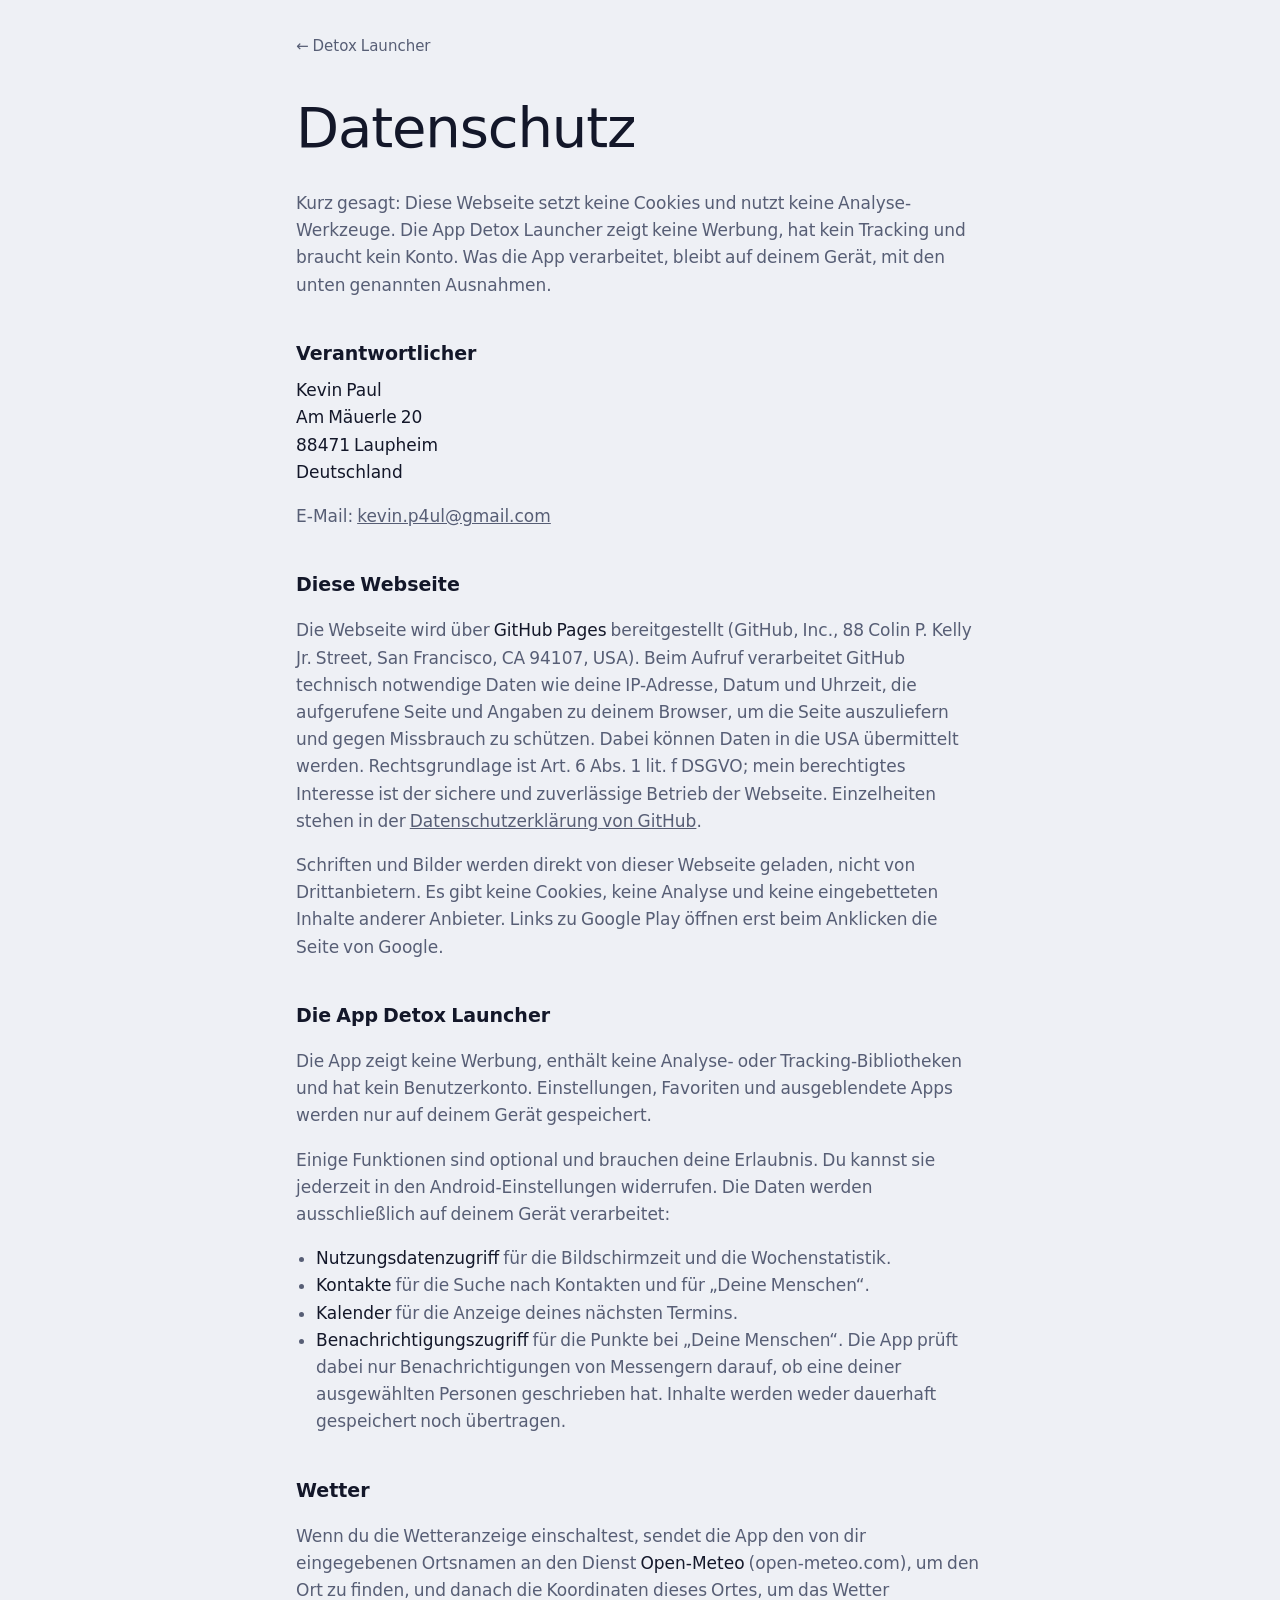
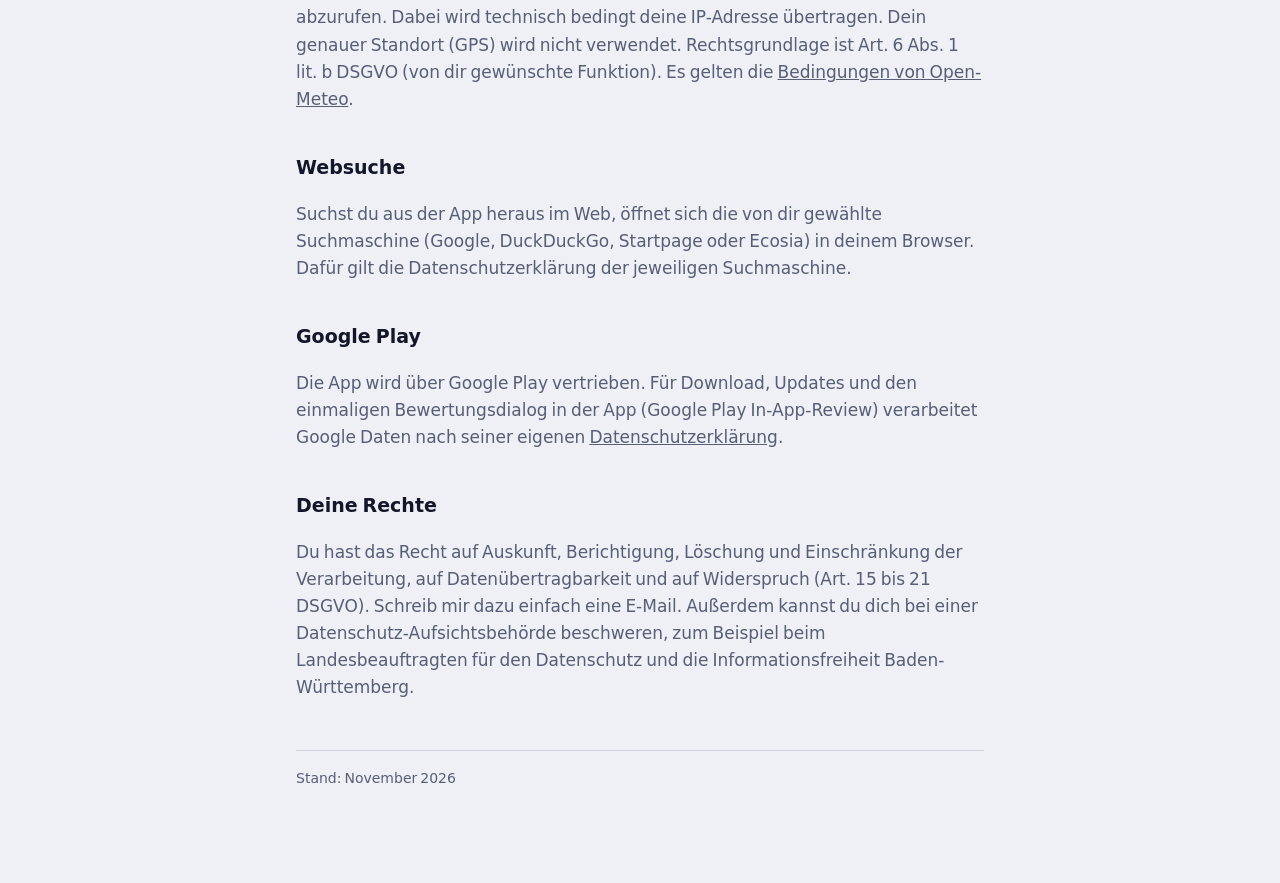
<file: datenschutz.html>
<!doctype html>
<html lang="de">
<head>
<meta charset="utf-8">
<meta name="viewport" content="width=device-width, initial-scale=1">
<title>Datenschutz · Detox Launcher</title>
<meta name="robots" content="noindex">
<link rel="icon" href="favicon.svg" type="image/svg+xml">
<style>
@font-face { font-family: "Roboto Flex"; font-weight: 100 900; font-display: swap; src: url(fonts/roboto-flex-latin.woff2) format("woff2"); }
:root { --bg: #0b0f1e; --fg: #eef0f7; --muted: #98a0b8; --line: #242b46; --accent: #e3a576; color-scheme: dark; }
@media (prefers-color-scheme: light) { :root { --bg: #eef0f5; --fg: #131729; --muted: #575e75; --line: #cfd3e0; --accent: #b4612f; color-scheme: light; } }
* { box-sizing: border-box; }
body { margin: 0; background: var(--bg); color: var(--fg); font-family: "Roboto Flex", Roboto, system-ui, sans-serif; font-weight: 350; line-height: 1.6; font-size: 17px; }
main { max-width: 720px; margin: 0 auto; padding: 32px max(16px, env(safe-area-inset-left, 0px)) 80px; }
a { color: inherit; }
.back { color: var(--muted); text-decoration: none; font-size: 15px; }
.back:hover { color: var(--fg); }
h1 { font-weight: 200; font-size: clamp(36px, 7vw, 56px); letter-spacing: -.02em; line-height: 1.05; margin: 40px 0 32px; }
h2 { font-weight: 600; font-size: 19px; margin: 40px 0 8px; }
p, li { color: var(--muted); }
strong { color: var(--fg); font-weight: 500; }
ul { padding-left: 20px; }
address { font-style: normal; color: var(--fg); }
.stand { margin-top: 48px; font-size: 14px; border-top: 1px solid var(--line); padding-top: 16px; }
:focus-visible { outline: 2px solid var(--accent); outline-offset: 3px; }
</style>
</head>
<body>
<main>
<a class="back" href="./">← Detox Launcher</a>
<h1>Datenschutz</h1>

<p>Kurz gesagt: Diese Webseite setzt keine Cookies und nutzt keine Analyse-Werkzeuge. Die App Detox Launcher zeigt keine Werbung, hat kein Tracking und braucht kein Konto. Was die App verarbeitet, bleibt auf deinem Gerät, mit den unten genannten Ausnahmen.</p>

<h2>Verantwortlicher</h2>
<address>Kevin Paul<br>Am Mäuerle 20<br>88471 Laupheim<br>Deutschland</address>
<p>E-Mail: <a href="mailto:kevin.p4ul@gmail.com">kevin.p4ul@gmail.com</a></p>

<h2>Diese Webseite</h2>
<p>Die Webseite wird über <strong>GitHub Pages</strong> bereitgestellt (GitHub, Inc., 88 Colin P. Kelly Jr. Street, San Francisco, CA 94107, USA). Beim Aufruf verarbeitet GitHub technisch notwendige Daten wie deine IP-Adresse, Datum und Uhrzeit, die aufgerufene Seite und Angaben zu deinem Browser, um die Seite auszuliefern und gegen Missbrauch zu schützen. Dabei können Daten in die USA übermittelt werden. Rechtsgrundlage ist Art. 6 Abs. 1 lit. f DSGVO; mein berechtigtes Interesse ist der sichere und zuverlässige Betrieb der Webseite. Einzelheiten stehen in der <a href="https://docs.github.com/de/site-policy/privacy-policies/github-general-privacy-statement" rel="noopener">Datenschutzerklärung von GitHub</a>.</p>
<p>Schriften und Bilder werden direkt von dieser Webseite geladen, nicht von Drittanbietern. Es gibt keine Cookies, keine Analyse und keine eingebetteten Inhalte anderer Anbieter. Links zu Google Play öffnen erst beim Anklicken die Seite von Google.</p>

<h2>Die App Detox Launcher</h2>
<p>Die App zeigt keine Werbung, enthält keine Analyse- oder Tracking-Bibliotheken und hat kein Benutzerkonto. Einstellungen, Favoriten und ausgeblendete Apps werden nur auf deinem Gerät gespeichert.</p>
<p>Einige Funktionen sind optional und brauchen deine Erlaubnis. Du kannst sie jederzeit in den Android-Einstellungen widerrufen. Die Daten werden ausschließlich auf deinem Gerät verarbeitet:</p>
<ul>
<li><strong>Nutzungsdatenzugriff</strong> für die Bildschirmzeit und die Wochenstatistik.</li>
<li><strong>Kontakte</strong> für die Suche nach Kontakten und für „Deine Menschen“.</li>
<li><strong>Kalender</strong> für die Anzeige deines nächsten Termins.</li>
<li><strong>Benachrichtigungszugriff</strong> für die Punkte bei „Deine Menschen“. Die App prüft dabei nur Benachrichtigungen von Messengern darauf, ob eine deiner ausgewählten Personen geschrieben hat. Inhalte werden weder dauerhaft gespeichert noch übertragen.</li>
</ul>

<h2>Wetter</h2>
<p>Wenn du die Wetteranzeige einschaltest, sendet die App den von dir eingegebenen Ortsnamen an den Dienst <strong>Open-Meteo</strong> (open-meteo.com), um den Ort zu finden, und danach die Koordinaten dieses Ortes, um das Wetter abzurufen. Dabei wird technisch bedingt deine IP-Adresse übertragen. Dein genauer Standort (GPS) wird nicht verwendet. Rechtsgrundlage ist Art. 6 Abs. 1 lit. b DSGVO (von dir gewünschte Funktion). Es gelten die <a href="https://open-meteo.com/en/terms" rel="noopener">Bedingungen von Open-Meteo</a>.</p>

<h2>Websuche</h2>
<p>Suchst du aus der App heraus im Web, öffnet sich die von dir gewählte Suchmaschine (Google, DuckDuckGo, Startpage oder Ecosia) in deinem Browser. Dafür gilt die Datenschutzerklärung der jeweiligen Suchmaschine.</p>

<h2>Google Play</h2>
<p>Die App wird über Google Play vertrieben. Für Download, Updates und den einmaligen Bewertungsdialog in der App (Google Play In-App-Review) verarbeitet Google Daten nach seiner eigenen <a href="https://policies.google.com/privacy?hl=de" rel="noopener">Datenschutzerklärung</a>.</p>

<h2>Deine Rechte</h2>
<p>Du hast das Recht auf Auskunft, Berichtigung, Löschung und Einschränkung der Verarbeitung, auf Datenübertragbarkeit und auf Widerspruch (Art. 15 bis 21 DSGVO). Schreib mir dazu einfach eine E-Mail. Außerdem kannst du dich bei einer Datenschutz-Aufsichtsbehörde beschweren, zum Beispiel beim Landesbeauftragten für den Datenschutz und die Informationsfreiheit Baden-Württemberg.</p>

<p class="stand">Stand: November 2026</p>

</main>
</body>
</html>
</file>
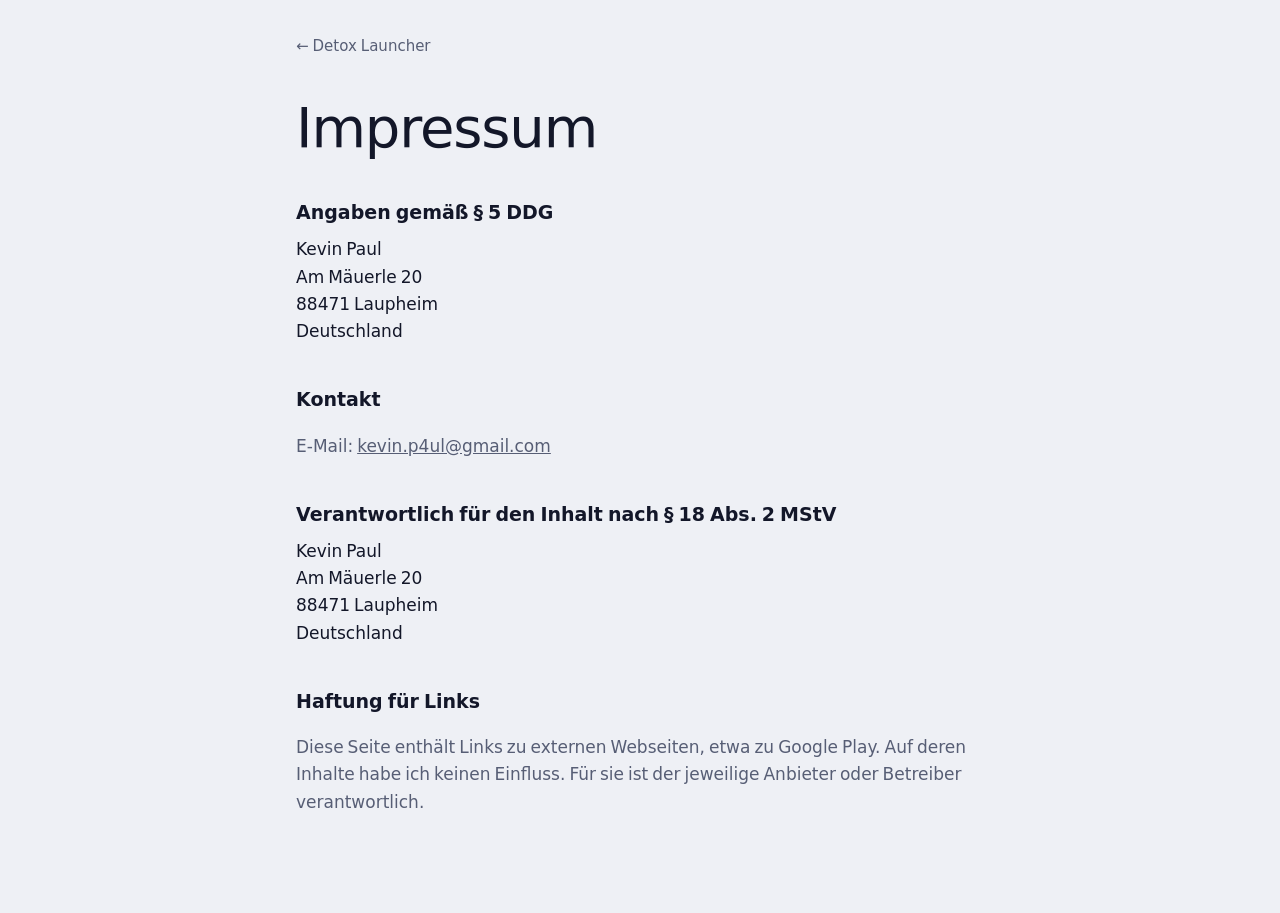
<file: impressum.html>
<!doctype html>
<html lang="de">
<head>
<meta charset="utf-8">
<meta name="viewport" content="width=device-width, initial-scale=1">
<title>Impressum · Detox Launcher</title>
<meta name="robots" content="noindex">
<link rel="icon" href="favicon.svg" type="image/svg+xml">
<style>
@font-face { font-family: "Roboto Flex"; font-weight: 100 900; font-display: swap; src: url(fonts/roboto-flex-latin.woff2) format("woff2"); }
:root { --bg: #0b0f1e; --fg: #eef0f7; --muted: #98a0b8; --line: #242b46; --accent: #e3a576; color-scheme: dark; }
@media (prefers-color-scheme: light) { :root { --bg: #eef0f5; --fg: #131729; --muted: #575e75; --line: #cfd3e0; --accent: #b4612f; color-scheme: light; } }
* { box-sizing: border-box; }
body { margin: 0; background: var(--bg); color: var(--fg); font-family: "Roboto Flex", Roboto, system-ui, sans-serif; font-weight: 350; line-height: 1.6; font-size: 17px; }
main { max-width: 720px; margin: 0 auto; padding: 32px max(16px, env(safe-area-inset-left, 0px)) 80px; }
a { color: inherit; }
.back { color: var(--muted); text-decoration: none; font-size: 15px; }
.back:hover { color: var(--fg); }
h1 { font-weight: 200; font-size: clamp(36px, 7vw, 56px); letter-spacing: -.02em; line-height: 1.05; margin: 40px 0 32px; }
h2 { font-weight: 600; font-size: 19px; margin: 40px 0 8px; }
p, li { color: var(--muted); }
strong { color: var(--fg); font-weight: 500; }
ul { padding-left: 20px; }
address { font-style: normal; color: var(--fg); }
.stand { margin-top: 48px; font-size: 14px; border-top: 1px solid var(--line); padding-top: 16px; }
:focus-visible { outline: 2px solid var(--accent); outline-offset: 3px; }
</style>
</head>
<body>
<main>
<a class="back" href="./">← Detox Launcher</a>
<h1>Impressum</h1>

<h2>Angaben gemäß § 5 DDG</h2>
<address>Kevin Paul<br>Am Mäuerle 20<br>88471 Laupheim<br>Deutschland</address>

<h2>Kontakt</h2>
<p>E-Mail: <a href="mailto:kevin.p4ul@gmail.com">kevin.p4ul@gmail.com</a></p>

<h2>Verantwortlich für den Inhalt nach § 18 Abs. 2 MStV</h2>
<address>Kevin Paul<br>Am Mäuerle 20<br>88471 Laupheim<br>Deutschland</address>

<h2>Haftung für Links</h2>
<p>Diese Seite enthält Links zu externen Webseiten, etwa zu Google Play. Auf deren Inhalte habe ich keinen Einfluss. Für sie ist der jeweilige Anbieter oder Betreiber verantwortlich.</p>

</main>
</body>
</html>
</file>
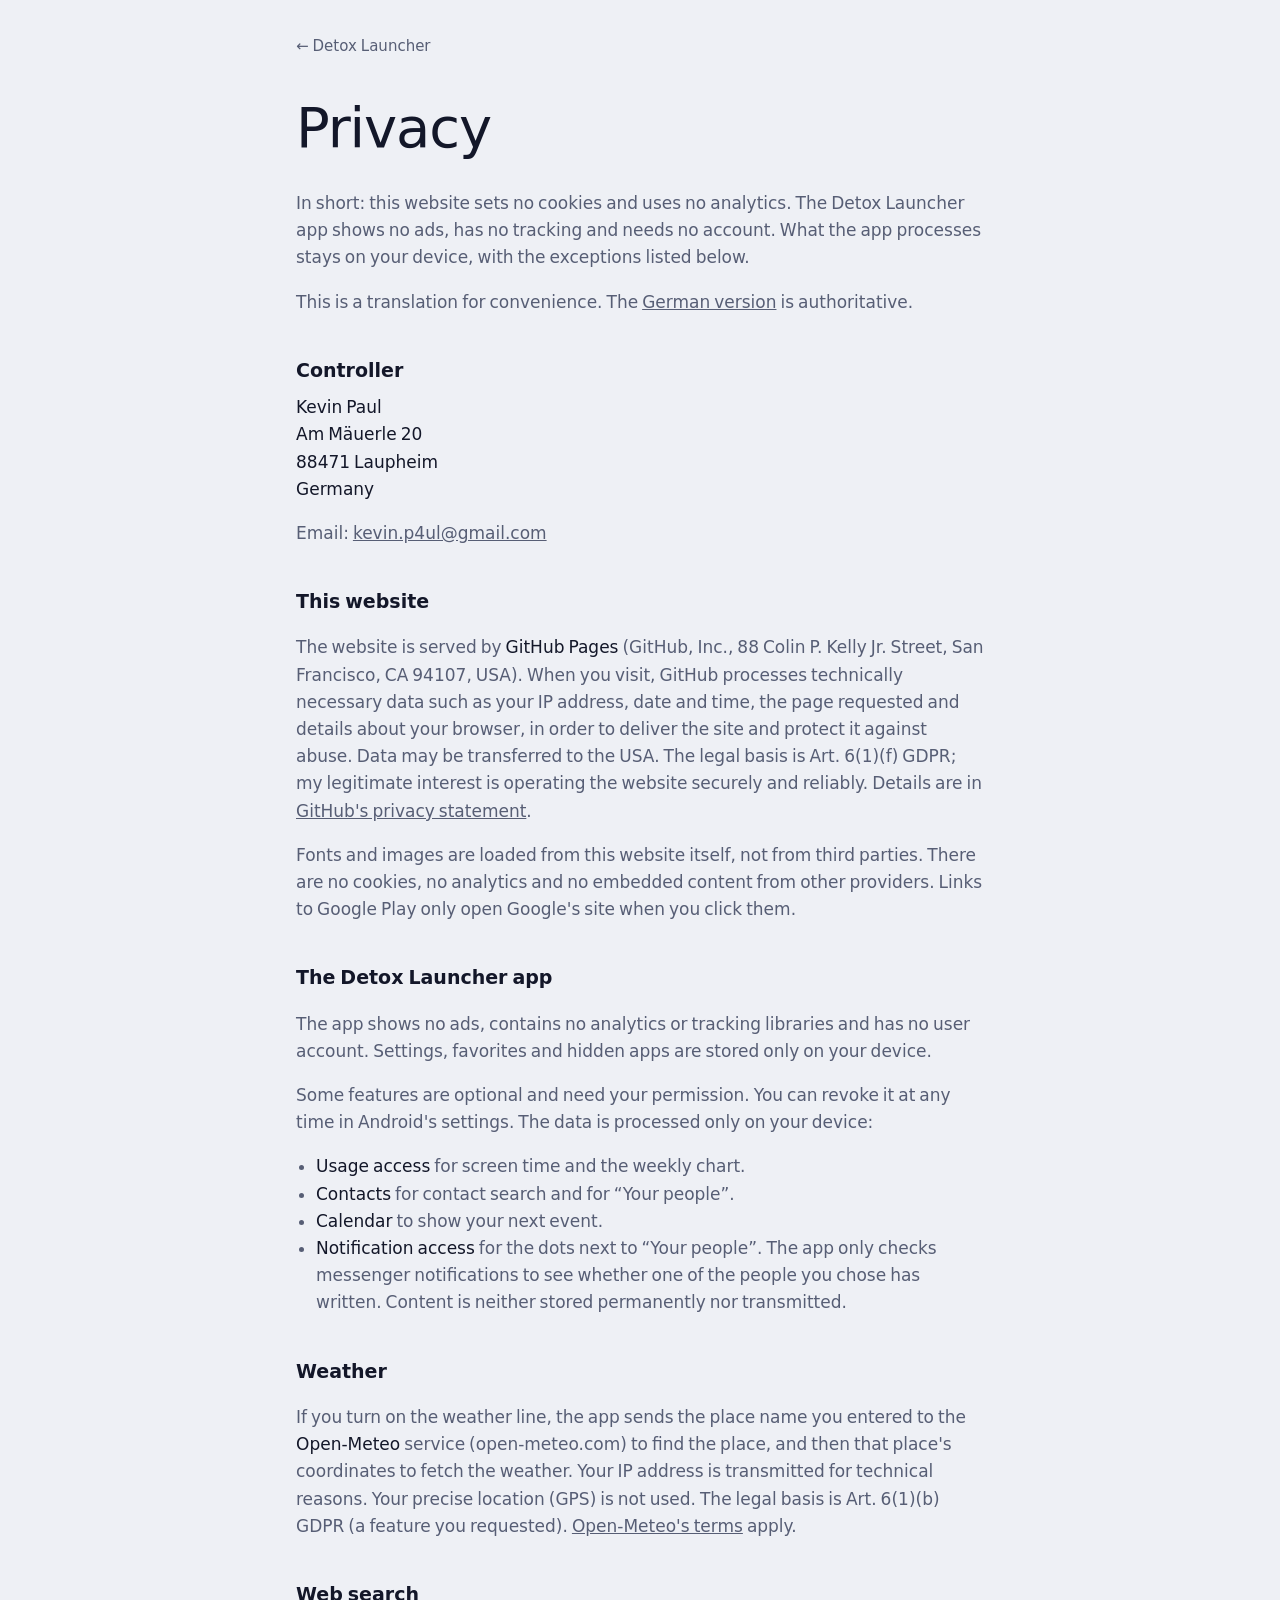
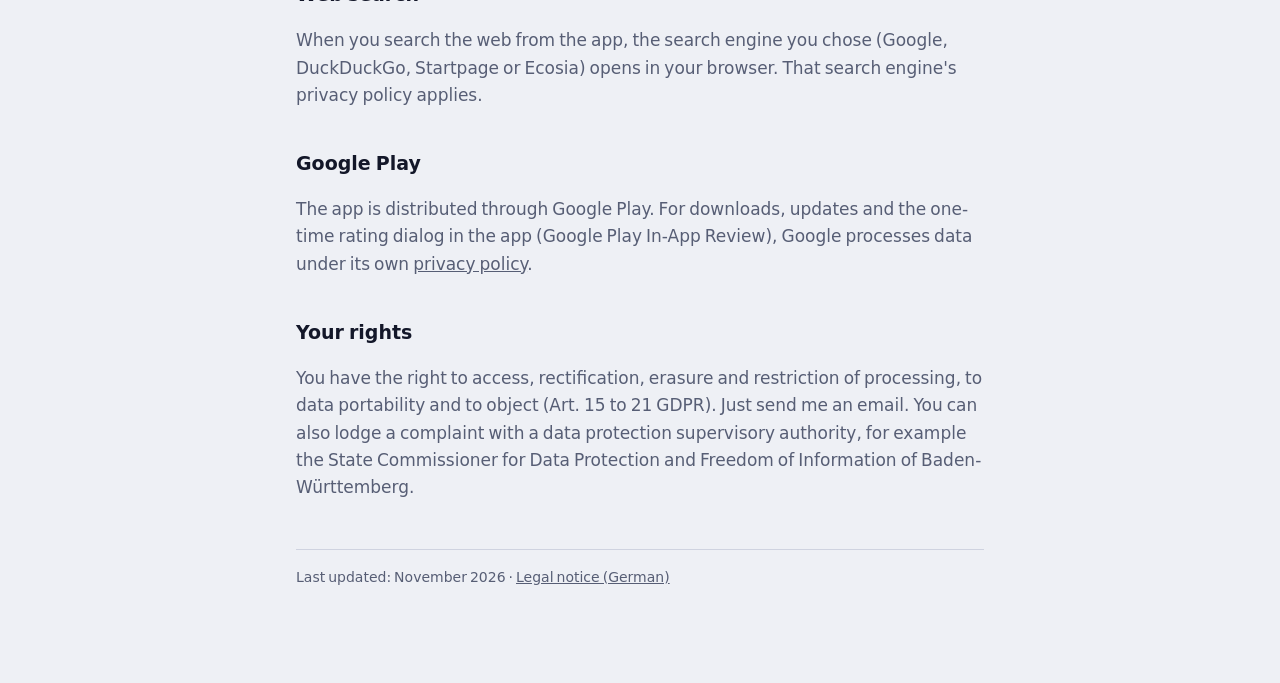
<file: en/privacy.html>
<!doctype html>
<html lang="en">
<head>
<meta charset="utf-8">
<meta name="viewport" content="width=device-width, initial-scale=1">
<title>Privacy · Detox Launcher</title>
<meta name="robots" content="noindex">
<link rel="icon" href="../favicon.svg" type="image/svg+xml">
<style>
@font-face { font-family: "Roboto Flex"; font-weight: 100 900; font-display: swap; src: url(../fonts/roboto-flex-latin.woff2) format("woff2"); }
:root { --bg: #0b0f1e; --fg: #eef0f7; --muted: #98a0b8; --line: #242b46; --accent: #e3a576; color-scheme: dark; }
@media (prefers-color-scheme: light) { :root { --bg: #eef0f5; --fg: #131729; --muted: #575e75; --line: #cfd3e0; --accent: #b4612f; color-scheme: light; } }
* { box-sizing: border-box; }
body { margin: 0; background: var(--bg); color: var(--fg); font-family: "Roboto Flex", Roboto, system-ui, sans-serif; font-weight: 350; line-height: 1.6; font-size: 17px; }
main { max-width: 720px; margin: 0 auto; padding: 32px max(16px, env(safe-area-inset-left, 0px)) 80px; }
a { color: inherit; }
.back { color: var(--muted); text-decoration: none; font-size: 15px; }
.back:hover { color: var(--fg); }
h1 { font-weight: 200; font-size: clamp(36px, 7vw, 56px); letter-spacing: -.02em; line-height: 1.05; margin: 40px 0 32px; }
h2 { font-weight: 600; font-size: 19px; margin: 40px 0 8px; }
p, li { color: var(--muted); }
strong { color: var(--fg); font-weight: 500; }
ul { padding-left: 20px; }
address { font-style: normal; color: var(--fg); }
.stand { margin-top: 48px; font-size: 14px; border-top: 1px solid var(--line); padding-top: 16px; }
:focus-visible { outline: 2px solid var(--accent); outline-offset: 3px; }
</style>
</head>
<body>
<main>
<a class="back" href="./">← Detox Launcher</a>
<h1>Privacy</h1>
<p>In short: this website sets no cookies and uses no analytics. The Detox Launcher app shows no ads, has no tracking and needs no account. What the app processes stays on your device, with the exceptions listed below.</p>
<p>This is a translation for convenience. The <a href="../datenschutz.html" hreflang="de">German version</a> is authoritative.</p>

<h2>Controller</h2>
<address>Kevin Paul<br>Am Mäuerle 20<br>88471 Laupheim<br>Germany</address>
<p>Email: <a href="mailto:kevin.p4ul@gmail.com">kevin.p4ul@gmail.com</a></p>

<h2>This website</h2>
<p>The website is served by <strong>GitHub Pages</strong> (GitHub, Inc., 88 Colin P. Kelly Jr. Street, San Francisco, CA 94107, USA). When you visit, GitHub processes technically necessary data such as your IP address, date and time, the page requested and details about your browser, in order to deliver the site and protect it against abuse. Data may be transferred to the USA. The legal basis is Art. 6(1)(f) GDPR; my legitimate interest is operating the website securely and reliably. Details are in <a href="https://docs.github.com/en/site-policy/privacy-policies/github-general-privacy-statement" rel="noopener">GitHub's privacy statement</a>.</p>
<p>Fonts and images are loaded from this website itself, not from third parties. There are no cookies, no analytics and no embedded content from other providers. Links to Google Play only open Google's site when you click them.</p>

<h2>The Detox Launcher app</h2>
<p>The app shows no ads, contains no analytics or tracking libraries and has no user account. Settings, favorites and hidden apps are stored only on your device.</p>
<p>Some features are optional and need your permission. You can revoke it at any time in Android's settings. The data is processed only on your device:</p>
<ul>
<li><strong>Usage access</strong> for screen time and the weekly chart.</li>
<li><strong>Contacts</strong> for contact search and for “Your people”.</li>
<li><strong>Calendar</strong> to show your next event.</li>
<li><strong>Notification access</strong> for the dots next to “Your people”. The app only checks messenger notifications to see whether one of the people you chose has written. Content is neither stored permanently nor transmitted.</li>
</ul>

<h2>Weather</h2>
<p>If you turn on the weather line, the app sends the place name you entered to the <strong>Open-Meteo</strong> service (open-meteo.com) to find the place, and then that place's coordinates to fetch the weather. Your IP address is transmitted for technical reasons. Your precise location (GPS) is not used. The legal basis is Art. 6(1)(b) GDPR (a feature you requested). <a href="https://open-meteo.com/en/terms" rel="noopener">Open-Meteo's terms</a> apply.</p>

<h2>Web search</h2>
<p>When you search the web from the app, the search engine you chose (Google, DuckDuckGo, Startpage or Ecosia) opens in your browser. That search engine's privacy policy applies.</p>

<h2>Google Play</h2>
<p>The app is distributed through Google Play. For downloads, updates and the one-time rating dialog in the app (Google Play In-App Review), Google processes data under its own <a href="https://policies.google.com/privacy?hl=en" rel="noopener">privacy policy</a>.</p>

<h2>Your rights</h2>
<p>You have the right to access, rectification, erasure and restriction of processing, to data portability and to object (Art. 15 to 21 GDPR). Just send me an email. You can also lodge a complaint with a data protection supervisory authority, for example the State Commissioner for Data Protection and Freedom of Information of Baden-Württemberg.</p>

<p class="stand">Last updated: November 2026 · <a href="../impressum.html" hreflang="de">Legal notice (German)</a></p>
</main>
</body>
</html>
</file>
